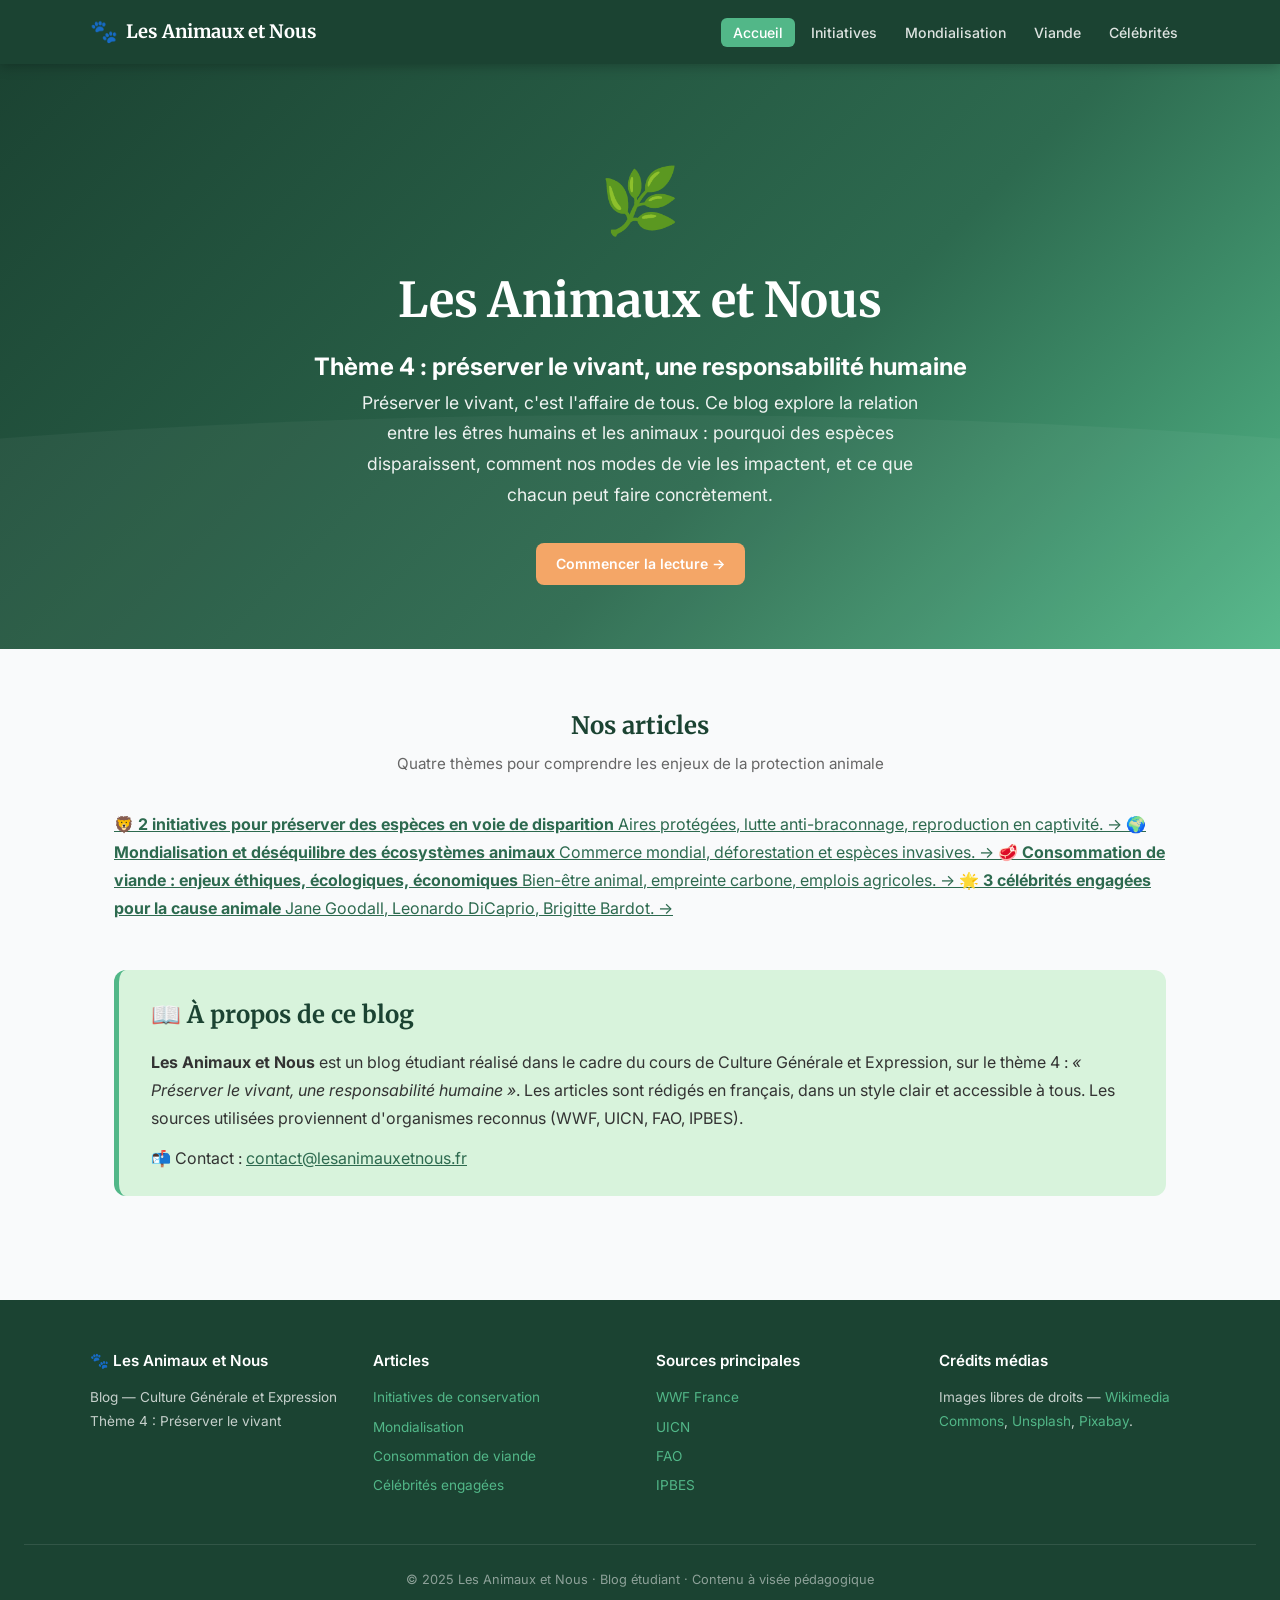
<file: index.html>
<!DOCTYPE html>
<html lang="fr">

<head>
    <meta charset="UTF-8" />
    <meta name="viewport" content="width=device-width, initial-scale=1.0" />
    <title>Les Animaux et Nous — Blog sur la préservation du vivant</title>
    <meta name="description"
        content="Blog étudiant sur la relation entre les humains et les animaux : espèces menacées, mondialisation, alimentation et engagement des célébrités." />
    <link rel="stylesheet" href="assets/css/style.css" />
</head>

<body>

    <!-- ===== HEADER ===== -->
    <header>
        <div class="header-inner">
            <a class="site-logo" href="index.html"><span>🐾</span> Les Animaux et Nous</a>
            <nav>
                <ul>
                    <li><a href="index.html" class="active">Accueil</a></li>
                    <li><a href="articles/initiative.html">Initiatives</a></li>
                    <li><a href="articles/mondialisation.html">Mondialisation</a></li>
                    <li><a href="articles/viande.html">Viande</a></li>
                    <li><a href="articles/celebrites.html">Célébrités</a></li>
                </ul>
            </nav>
        </div>
    </header>

    <!-- ===== HERO ===== -->
    <section class="hero">
        <span class="hero-emoji">🌿</span>
        <h1>Les Animaux et Nous</h1>
        <h2>Thème 4 : préserver le vivant, une responsabilité humaine</h2>
        <p>
            Préserver le vivant, c'est l'affaire de tous. Ce blog explore la relation entre
            les êtres humains et les animaux : pourquoi des espèces disparaissent, comment
            nos modes de vie les impactent, et ce que chacun peut faire concrètement.
        </p>
        <a href="blague.html" class="btn btn-accent">Commencer la lecture →</a>
    </section>

    <!-- ===== ARTICLES ===== -->
    <div class="container-wide">
        <h2 class="section-title" style="text-align:center; margin-top:1rem;">Nos articles</h2>
        <p class="section-subtitle" style="text-align:center;">Quatre thèmes pour comprendre les enjeux de la protection
            animale</p>

        <div class="article-list">

            <a href="articles/initiative.html" class="article-row">
                <span class="article-row-emoji">🦁</span>
                <span class="article-row-text">
                    <strong>2 initiatives pour préserver des espèces en voie de disparition</strong>
                    <span>Aires protégées, lutte anti-braconnage, reproduction en captivité.</span>
                </span>
                <span class="article-row-arrow">→</span>
            </a>

            <a href="articles/mondialisation.html" class="article-row">
                <span class="article-row-emoji">🌍</span>
                <span class="article-row-text">
                    <strong>Mondialisation et déséquilibre des écosystèmes animaux</strong>
                    <span>Commerce mondial, déforestation et espèces invasives.</span>
                </span>
                <span class="article-row-arrow">→</span>
            </a>

            <a href="articles/viande.html" class="article-row">
                <span class="article-row-emoji">🥩</span>
                <span class="article-row-text">
                    <strong>Consommation de viande : enjeux éthiques, écologiques, économiques</strong>
                    <span>Bien-être animal, empreinte carbone, emplois agricoles.</span>
                </span>
                <span class="article-row-arrow">→</span>
            </a>

            <a href="articles/celebrites.html" class="article-row">
                <span class="article-row-emoji">🌟</span>
                <span class="article-row-text">
                    <strong>3 célébrités engagées pour la cause animale</strong>
                    <span>Jane Goodall, Leonardo DiCaprio, Brigitte Bardot.</span>
                </span>
                <span class="article-row-arrow">→</span>
            </a>

        </div>

        <!-- À PROPOS -->
        <div class="about-block">
            <h2>📖 À propos de ce blog</h2>
            <p>
                <strong>Les Animaux et Nous</strong> est un blog étudiant réalisé dans le cadre du
                cours de Culture Générale et Expression, sur le thème 4 :
                <em>« Préserver le vivant, une responsabilité humaine »</em>.
                Les articles sont rédigés en français, dans un style clair et accessible à tous.
                Les sources utilisées proviennent d'organismes reconnus (WWF, UICN, FAO, IPBES).
            </p>
            <p style="margin-top:0.75rem;">
                📬 Contact : <a href="mailto:valentin.paquiez@ecoles-epsi.net">contact@lesanimauxetnous.fr</a>
            </p>
        </div>
    </div>

    <!-- ===== FOOTER ===== -->
    <footer>
        <div class="footer-inner">
            <div class="footer-col">
                <h4>🐾 Les Animaux et Nous</h4>
                <p style="font-size:0.85rem;">Blog — Culture Générale et Expression<br>Thème 4 : Préserver le
                    vivant</p>
            </div>
            <div class="footer-col">
                <h4>Articles</h4>
                <ul>
                    <li><a href="articles/initiative.html">Initiatives de conservation</a></li>
                    <li><a href="articles/mondialisation.html">Mondialisation</a></li>
                    <li><a href="articles/viande.html">Consommation de viande</a></li>
                    <li><a href="articles/celebrites.html">Célébrités engagées</a></li>
                </ul>
            </div>
            <div class="footer-col">
                <h4>Sources principales</h4>
                <ul>
                    <li><a href="https://www.wwf.fr" target="_blank" rel="noopener">WWF France</a></li>
                    <li><a href="https://www.iucn.org" target="_blank" rel="noopener">UICN</a></li>
                    <li><a href="https://www.fao.org" target="_blank" rel="noopener">FAO</a></li>
                    <li><a href="https://ipbes.net" target="_blank" rel="noopener">IPBES</a></li>
                </ul>
            </div>
            <div class="footer-col">
                <h4>Crédits médias</h4>
                <p style="font-size:0.85rem;">Images libres de droits — <a href="https://commons.wikimedia.org"
                        target="_blank" rel="noopener">Wikimedia Commons</a>, <a href="https://unsplash.com"
                        target="_blank" rel="noopener">Unsplash</a>, <a href="https://pixabay.com" target="_blank"
                        rel="noopener">Pixabay</a>.</p>
            </div>
        </div>
        <div class="footer-bottom">
            <p>© 2025 Les Animaux et Nous · Blog étudiant · Contenu à visée pédagogique</p>
        </div>
    </footer>

</body>

</html>
</file>
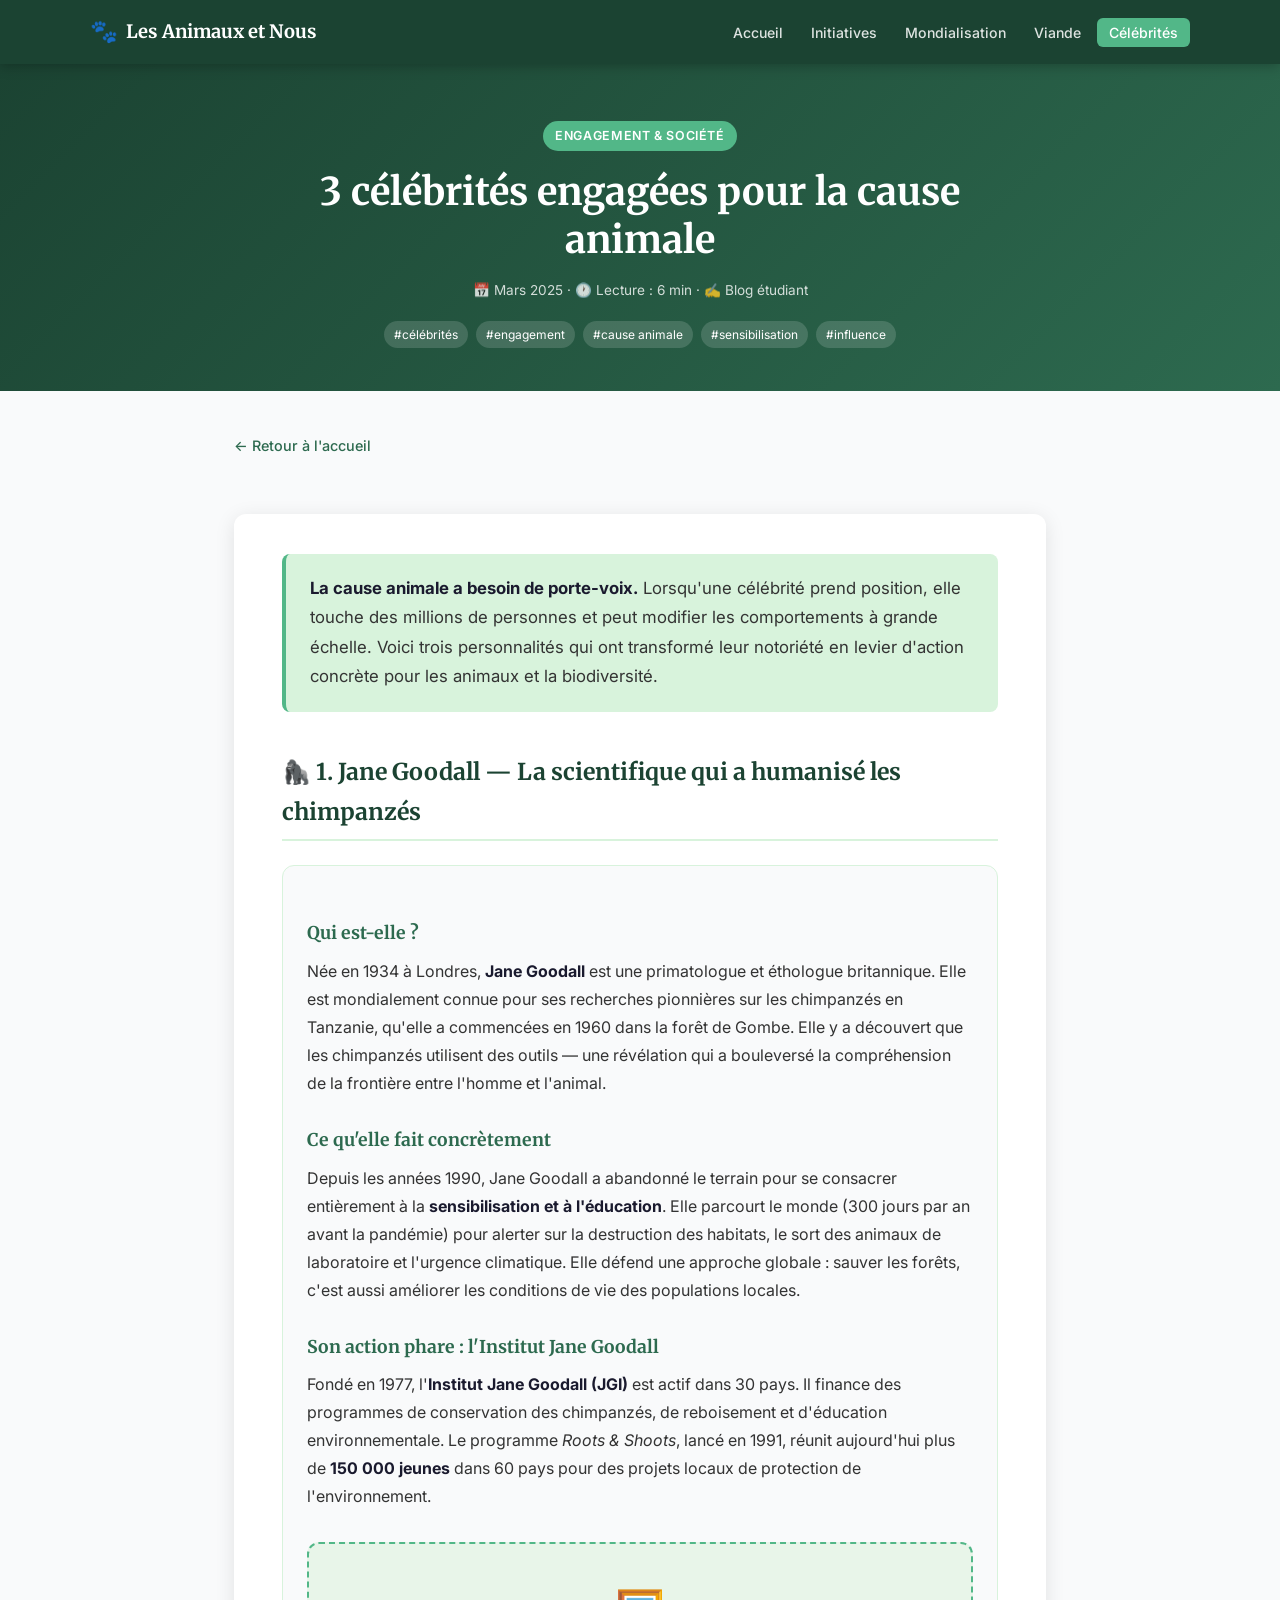
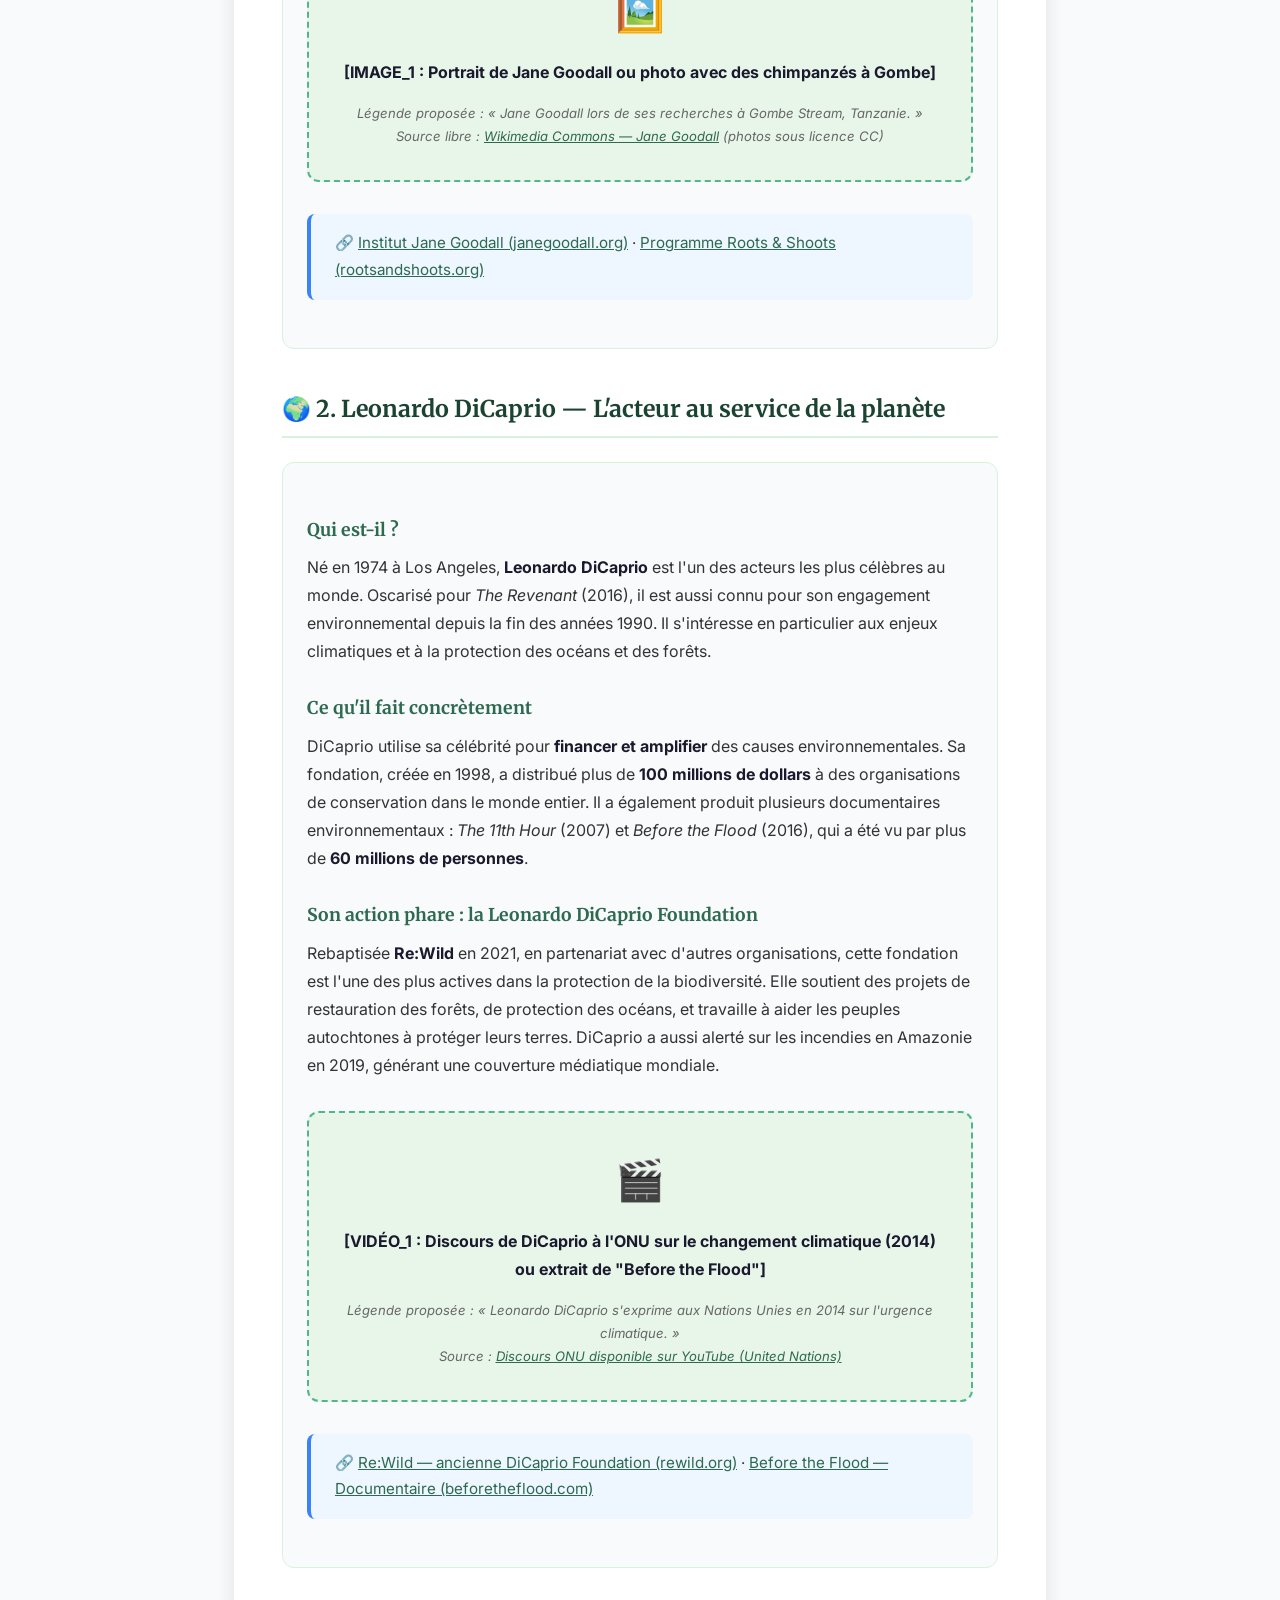
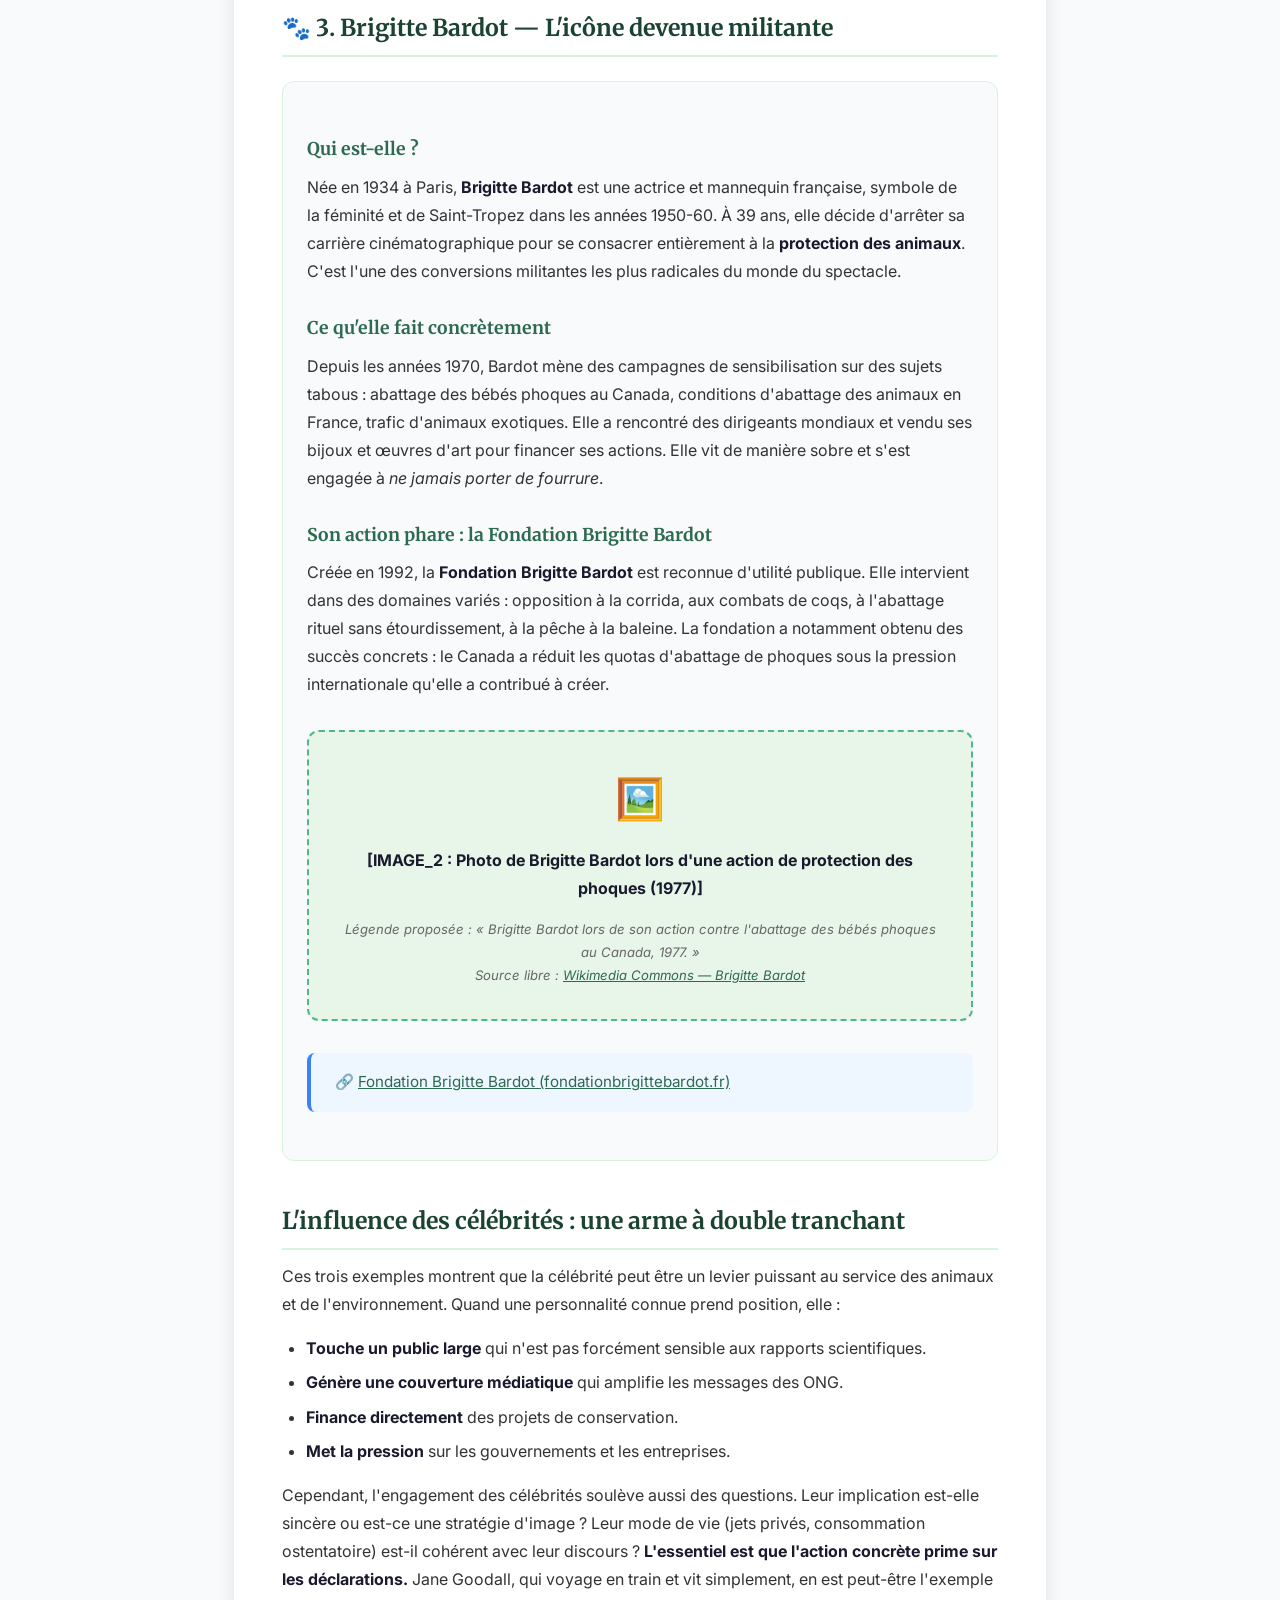
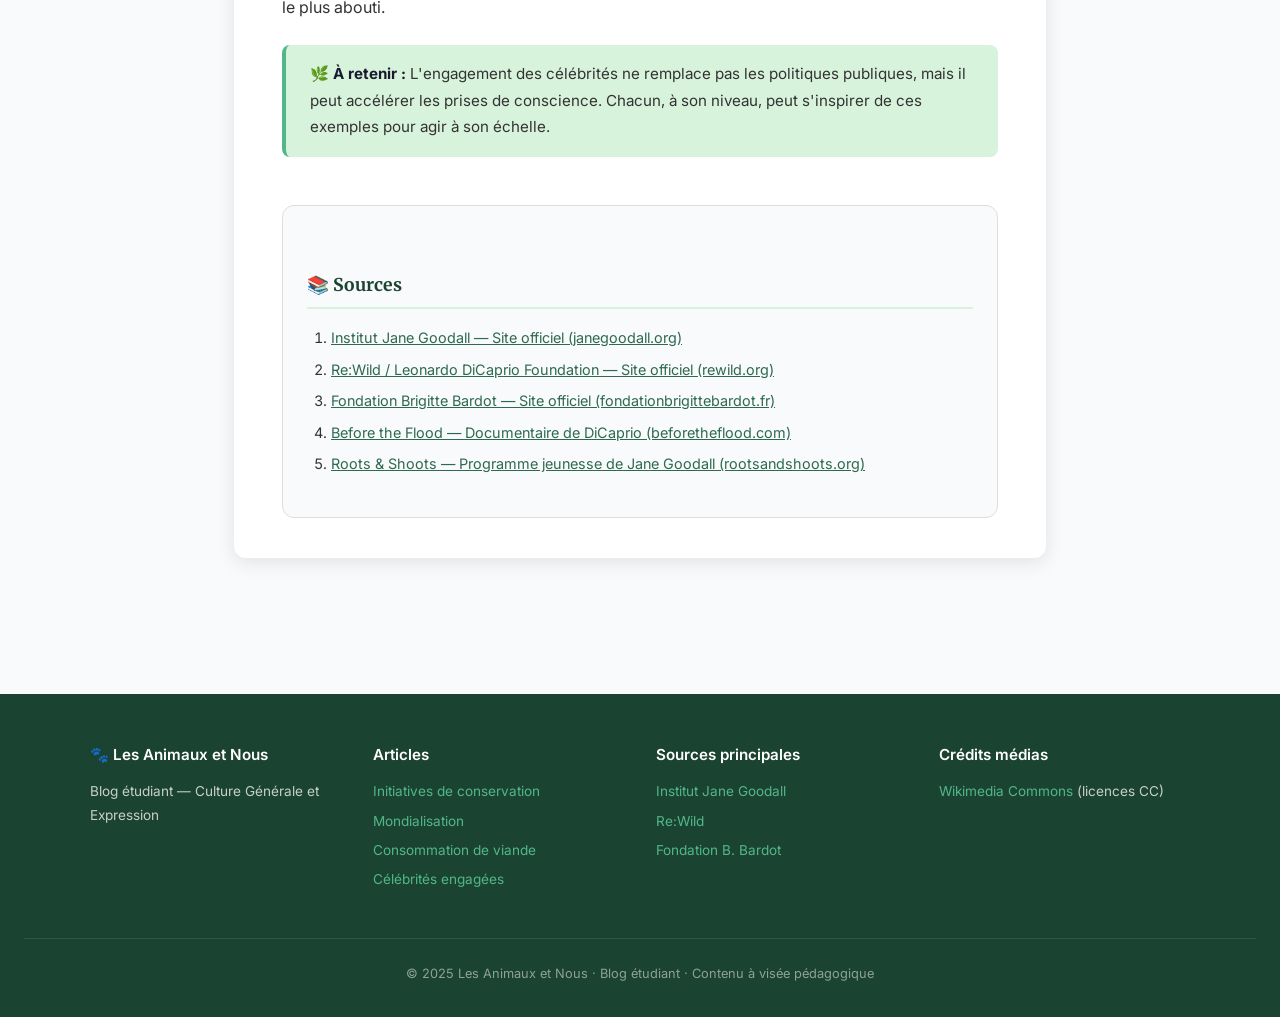
<file: celebrites.html>
<!DOCTYPE html>
<html lang="fr">

<head>
    <meta charset="UTF-8" />
    <meta name="viewport" content="width=device-width, initial-scale=1.0" />
    <title>3 célébrités engagées pour la cause animale | Les Animaux et Nous</title>
    <meta name="description"
        content="Jane Goodall, Leonardo DiCaprio et Brigitte Bardot : découvrez comment ces trois célébrités s'engagent concrètement pour la protection des animaux et de la biodiversité." />
    <link rel="stylesheet" href="../assets/css/style.css" />
</head>

<body>

    <!-- ===== HEADER ===== -->
    <header>
        <div class="header-inner">
            <a class="site-logo" href="../index.html"><span>🐾</span> Les Animaux et Nous</a>
            <nav>
                <ul>
                    <li><a href="../index.html">Accueil</a></li>
                    <li><a href="initiative.html">Initiatives</a></li>
                    <li><a href="mondialisation.html">Mondialisation</a></li>
                    <li><a href="viande.html">Viande</a></li>
                    <li><a href="celebrites.html" class="active">Célébrités</a></li>
                </ul>
            </nav>
        </div>
    </header>

    <!-- ===== ARTICLE HEADER ===== -->
    <div class="article-header">
        <span class="tag">Engagement & Société</span>
        <h1>3 célébrités engagées pour la cause animale</h1>
        <p class="article-meta">📅 Mars 2025 · 🕐 Lecture : 6 min · ✍️ Blog étudiant</p>
        <div class="article-keywords">
            <span>#célébrités</span>
            <span>#engagement</span>
            <span>#cause animale</span>
            <span>#sensibilisation</span>
            <span>#influence</span>
        </div>
    </div>

    <!-- ===== BODY ===== -->
    <div class="container">
        <a href="../index.html" class="back-link">← Retour à l'accueil</a>

        <div class="article-body">

            <div class="intro-box">
                <strong>La cause animale a besoin de porte-voix.</strong>
                Lorsqu'une célébrité prend position, elle touche des millions de personnes
                et peut modifier les comportements à grande échelle.
                Voici trois personnalités qui ont transformé leur notoriété en levier d'action
                concrète pour les animaux et la biodiversité.
            </div>

            <!-- ============================================================
         CÉLÉBRITÉ 1 : JANE GOODALL
    ============================================================= -->
            <h2>🦍 1. Jane Goodall — La scientifique qui a humanisé les chimpanzés</h2>

            <div class="initiative">
                <h3>Qui est-elle ?</h3>
                <p>
                    Née en 1934 à Londres, <strong>Jane Goodall</strong> est une primatologue et
                    éthologue britannique. Elle est mondialement connue pour ses recherches pionnières
                    sur les chimpanzés en Tanzanie, qu'elle a commencées en 1960 dans la forêt de Gombe.
                    Elle y a découvert que les chimpanzés utilisent des outils — une révélation qui a
                    bouleversé la compréhension de la frontière entre l'homme et l'animal.
                </p>

                <h3>Ce qu'elle fait concrètement</h3>
                <p>
                    Depuis les années 1990, Jane Goodall a abandonné le terrain pour se consacrer
                    entièrement à la <strong>sensibilisation et à l'éducation</strong>.
                    Elle parcourt le monde (300 jours par an avant la pandémie) pour alerter sur
                    la destruction des habitats, le sort des animaux de laboratoire et l'urgence climatique.
                    Elle défend une approche globale : sauver les forêts, c'est aussi améliorer les
                    conditions de vie des populations locales.
                </p>

                <h3>Son action phare : l'Institut Jane Goodall</h3>
                <p>
                    Fondé en 1977, l'<strong>Institut Jane Goodall (JGI)</strong> est actif dans
                    30 pays. Il finance des programmes de conservation des chimpanzés, de reboisement
                    et d'éducation environnementale. Le programme <em>Roots &amp; Shoots</em>,
                    lancé en 1991, réunit aujourd'hui plus de <strong>150 000 jeunes</strong>
                    dans 60 pays pour des projets locaux de protection de l'environnement.
                </p>

                <figure class="media-block">
                    <div class="media-icon">🖼️</div>
                    <p><strong>[IMAGE_1 : Portrait de Jane Goodall ou photo avec des chimpanzés à Gombe]</strong></p>
                    <figcaption>
                        Légende proposée : « Jane Goodall lors de ses recherches à Gombe Stream, Tanzanie. »<br>
                        Source libre : <a href="https://commons.wikimedia.org/wiki/Jane_Goodall" target="_blank"
                            rel="noopener">Wikimedia Commons — Jane Goodall</a>
                        (photos sous licence CC)
                    </figcaption>
                </figure>

                <div class="callout info">
                    🔗 <a href="https://www.janegoodall.org" target="_blank" rel="noopener">Institut Jane Goodall
                        (janegoodall.org)</a> ·
                    <a href="https://rootsandshoots.org" target="_blank" rel="noopener">Programme Roots &amp; Shoots
                        (rootsandshoots.org)</a>
                </div>
            </div>

            <!-- ============================================================
         CÉLÉBRITÉ 2 : LEONARDO DICAPRIO
    ============================================================= -->
            <h2>🌍 2. Leonardo DiCaprio — L'acteur au service de la planète</h2>

            <div class="initiative">
                <h3>Qui est-il ?</h3>
                <p>
                    Né en 1974 à Los Angeles, <strong>Leonardo DiCaprio</strong> est l'un des acteurs
                    les plus célèbres au monde. Oscarisé pour <em>The Revenant</em> (2016), il est aussi
                    connu pour son engagement environnemental depuis la fin des années 1990.
                    Il s'intéresse en particulier aux enjeux climatiques et à la protection des océans et des forêts.
                </p>

                <h3>Ce qu'il fait concrètement</h3>
                <p>
                    DiCaprio utilise sa célébrité pour <strong>financer et amplifier</strong> des causes
                    environnementales. Sa fondation, créée en 1998, a distribué plus de
                    <strong>100 millions de dollars</strong> à des organisations de conservation dans
                    le monde entier. Il a également produit plusieurs documentaires environnementaux :
                    <em>The 11th Hour</em> (2007) et <em>Before the Flood</em> (2016),
                    qui a été vu par plus de <strong>60 millions de personnes</strong>.
                </p>

                <h3>Son action phare : la Leonardo DiCaprio Foundation</h3>
                <p>
                    Rebaptisée <strong>Re:Wild</strong> en 2021, en partenariat avec d'autres organisations,
                    cette fondation est l'une des plus actives dans la protection de la biodiversité.
                    Elle soutient des projets de restauration des forêts, de protection des océans,
                    et travaille à aider les peuples autochtones à protéger leurs terres.
                    DiCaprio a aussi alerté sur les incendies en Amazonie en 2019,
                    générant une couverture médiatique mondiale.
                </p>

                <figure class="media-block">
                    <div class="media-icon">🎬</div>
                    <p><strong>[VIDÉO_1 : Discours de DiCaprio à l'ONU sur le changement climatique (2014) ou extrait de
                            "Before the Flood"]</strong></p>
                    <figcaption>
                        Légende proposée : « Leonardo DiCaprio s'exprime aux Nations Unies en 2014 sur l'urgence
                        climatique. »<br>
                        Source : <a href="https://www.youtube.com/watch?v=B_TC_CPsoDg" target="_blank"
                            rel="noopener">Discours ONU disponible sur YouTube (United Nations)</a>
                    </figcaption>
                </figure>

                <div class="callout info">
                    🔗 <a href="https://www.rewild.org" target="_blank" rel="noopener">Re:Wild — ancienne DiCaprio
                        Foundation (rewild.org)</a> ·
                    <a href="https://www.beforetheflood.com" target="_blank" rel="noopener">Before the Flood —
                        Documentaire (beforetheflood.com)</a>
                </div>
            </div>

            <!-- ============================================================
         CÉLÉBRITÉ 3 : BRIGITTE BARDOT
    ============================================================= -->
            <h2>🐾 3. Brigitte Bardot — L'icône devenue militante</h2>

            <div class="initiative">
                <h3>Qui est-elle ?</h3>
                <p>
                    Née en 1934 à Paris, <strong>Brigitte Bardot</strong> est une actrice et mannequin
                    française, symbole de la féminité et de Saint-Tropez dans les années 1950-60.
                    À 39 ans, elle décide d'arrêter sa carrière cinématographique pour se consacrer
                    entièrement à la <strong>protection des animaux</strong>.
                    C'est l'une des conversions militantes les plus radicales du monde du spectacle.
                </p>

                <h3>Ce qu'elle fait concrètement</h3>
                <p>
                    Depuis les années 1970, Bardot mène des campagnes de sensibilisation sur des
                    sujets tabous : abattage des bébés phoques au Canada, conditions d'abattage des
                    animaux en France, trafic d'animaux exotiques.
                    Elle a rencontré des dirigeants mondiaux et vendu ses bijoux et œuvres d'art
                    pour financer ses actions. Elle vit de manière sobre et s'est engagée à
                    <em>ne jamais porter de fourrure</em>.
                </p>

                <h3>Son action phare : la Fondation Brigitte Bardot</h3>
                <p>
                    Créée en 1992, la <strong>Fondation Brigitte Bardot</strong> est reconnue d'utilité publique.
                    Elle intervient dans des domaines variés : opposition à la corrida, aux combats de coqs,
                    à l'abattage rituel sans étourdissement, à la pêche à la baleine.
                    La fondation a notamment obtenu des succès concrets : le Canada a réduit
                    les quotas d'abattage de phoques sous la pression internationale qu'elle a contribué à créer.
                </p>

                <figure class="media-block">
                    <div class="media-icon">🖼️</div>
                    <p><strong>[IMAGE_2 : Photo de Brigitte Bardot lors d'une action de protection des phoques
                            (1977)]</strong></p>
                    <figcaption>
                        Légende proposée : « Brigitte Bardot lors de son action contre l'abattage des bébés phoques au
                        Canada, 1977. »<br>
                        Source libre : <a href="https://commons.wikimedia.org/wiki/Brigitte_Bardot" target="_blank"
                            rel="noopener">Wikimedia Commons — Brigitte Bardot</a>
                    </figcaption>
                </figure>

                <div class="callout info">
                    🔗 <a href="https://www.fondationbrigittebardot.fr" target="_blank" rel="noopener">Fondation
                        Brigitte Bardot (fondationbrigittebardot.fr)</a>
                </div>
            </div>

            <!-- ============================================================
         MINI CONCLUSION
    ============================================================= -->
            <h2>L'influence des célébrités : une arme à double tranchant</h2>

            <p>
                Ces trois exemples montrent que la célébrité peut être un levier puissant
                au service des animaux et de l'environnement.
                Quand une personnalité connue prend position, elle :
            </p>
            <ul>
                <li><strong>Touche un public large</strong> qui n'est pas forcément sensible aux rapports scientifiques.
                </li>
                <li><strong>Génère une couverture médiatique</strong> qui amplifie les messages des ONG.</li>
                <li><strong>Finance directement</strong> des projets de conservation.</li>
                <li><strong>Met la pression</strong> sur les gouvernements et les entreprises.</li>
            </ul>

            <p>
                Cependant, l'engagement des célébrités soulève aussi des questions.
                Leur implication est-elle sincère ou est-ce une stratégie d'image ?
                Leur mode de vie (jets privés, consommation ostentatoire) est-il cohérent
                avec leur discours ?
                <strong>L'essentiel est que l'action concrète prime sur les déclarations.</strong>
                Jane Goodall, qui voyage en train et vit simplement, en est peut-être
                l'exemple le plus abouti.
            </p>

            <div class="callout eco">
                🌿 <strong>À retenir :</strong> L'engagement des célébrités ne remplace pas les politiques publiques,
                mais il peut accélérer les prises de conscience. Chacun, à son niveau, peut s'inspirer
                de ces exemples pour agir à son échelle.
            </div>

            <!-- SOURCES -->
            <div class="sources-block">
                <h2>📚 Sources</h2>
                <ol>
                    <li><a href="https://www.janegoodall.org" target="_blank" rel="noopener">Institut Jane Goodall —
                            Site officiel (janegoodall.org)</a></li>
                    <li><a href="https://www.rewild.org" target="_blank" rel="noopener">Re:Wild / Leonardo DiCaprio
                            Foundation — Site officiel (rewild.org)</a></li>
                    <li><a href="https://www.fondationbrigittebardot.fr" target="_blank" rel="noopener">Fondation
                            Brigitte Bardot — Site officiel (fondationbrigittebardot.fr)</a></li>
                    <li><a href="https://www.beforetheflood.com" target="_blank" rel="noopener">Before the Flood —
                            Documentaire de DiCaprio (beforetheflood.com)</a></li>
                    <li><a href="https://rootsandshoots.org" target="_blank" rel="noopener">Roots &amp; Shoots —
                            Programme jeunesse de Jane Goodall (rootsandshoots.org)</a></li>
                </ol>
            </div>

        </div>
    </div>

    <!-- ===== FOOTER ===== -->
    <footer>
        <div class="footer-inner">
            <div class="footer-col">
                <h4>🐾 Les Animaux et Nous</h4>
                <p style="font-size:0.85rem;">Blog étudiant — Culture Générale et Expression</p>
            </div>
            <div class="footer-col">
                <h4>Articles</h4>
                <ul>
                    <li><a href="initiative.html">Initiatives de conservation</a></li>
                    <li><a href="mondialisation.html">Mondialisation</a></li>
                    <li><a href="viande.html">Consommation de viande</a></li>
                    <li><a href="celebrites.html">Célébrités engagées</a></li>
                </ul>
            </div>
            <div class="footer-col">
                <h4>Sources principales</h4>
                <ul>
                    <li><a href="https://www.janegoodall.org" target="_blank" rel="noopener">Institut Jane Goodall</a>
                    </li>
                    <li><a href="https://www.rewild.org" target="_blank" rel="noopener">Re:Wild</a></li>
                    <li><a href="https://www.fondationbrigittebardot.fr" target="_blank" rel="noopener">Fondation B.
                            Bardot</a></li>
                </ul>
            </div>
            <div class="footer-col">
                <h4>Crédits médias</h4>
                <p style="font-size:0.85rem;"><a href="https://commons.wikimedia.org" target="_blank"
                        rel="noopener">Wikimedia Commons</a> (licences CC)</p>
            </div>
        </div>
        <div class="footer-bottom">
            <p>© 2025 Les Animaux et Nous · Blog étudiant · Contenu à visée pédagogique</p>
        </div>
    </footer>

</body>

</html>
</file>
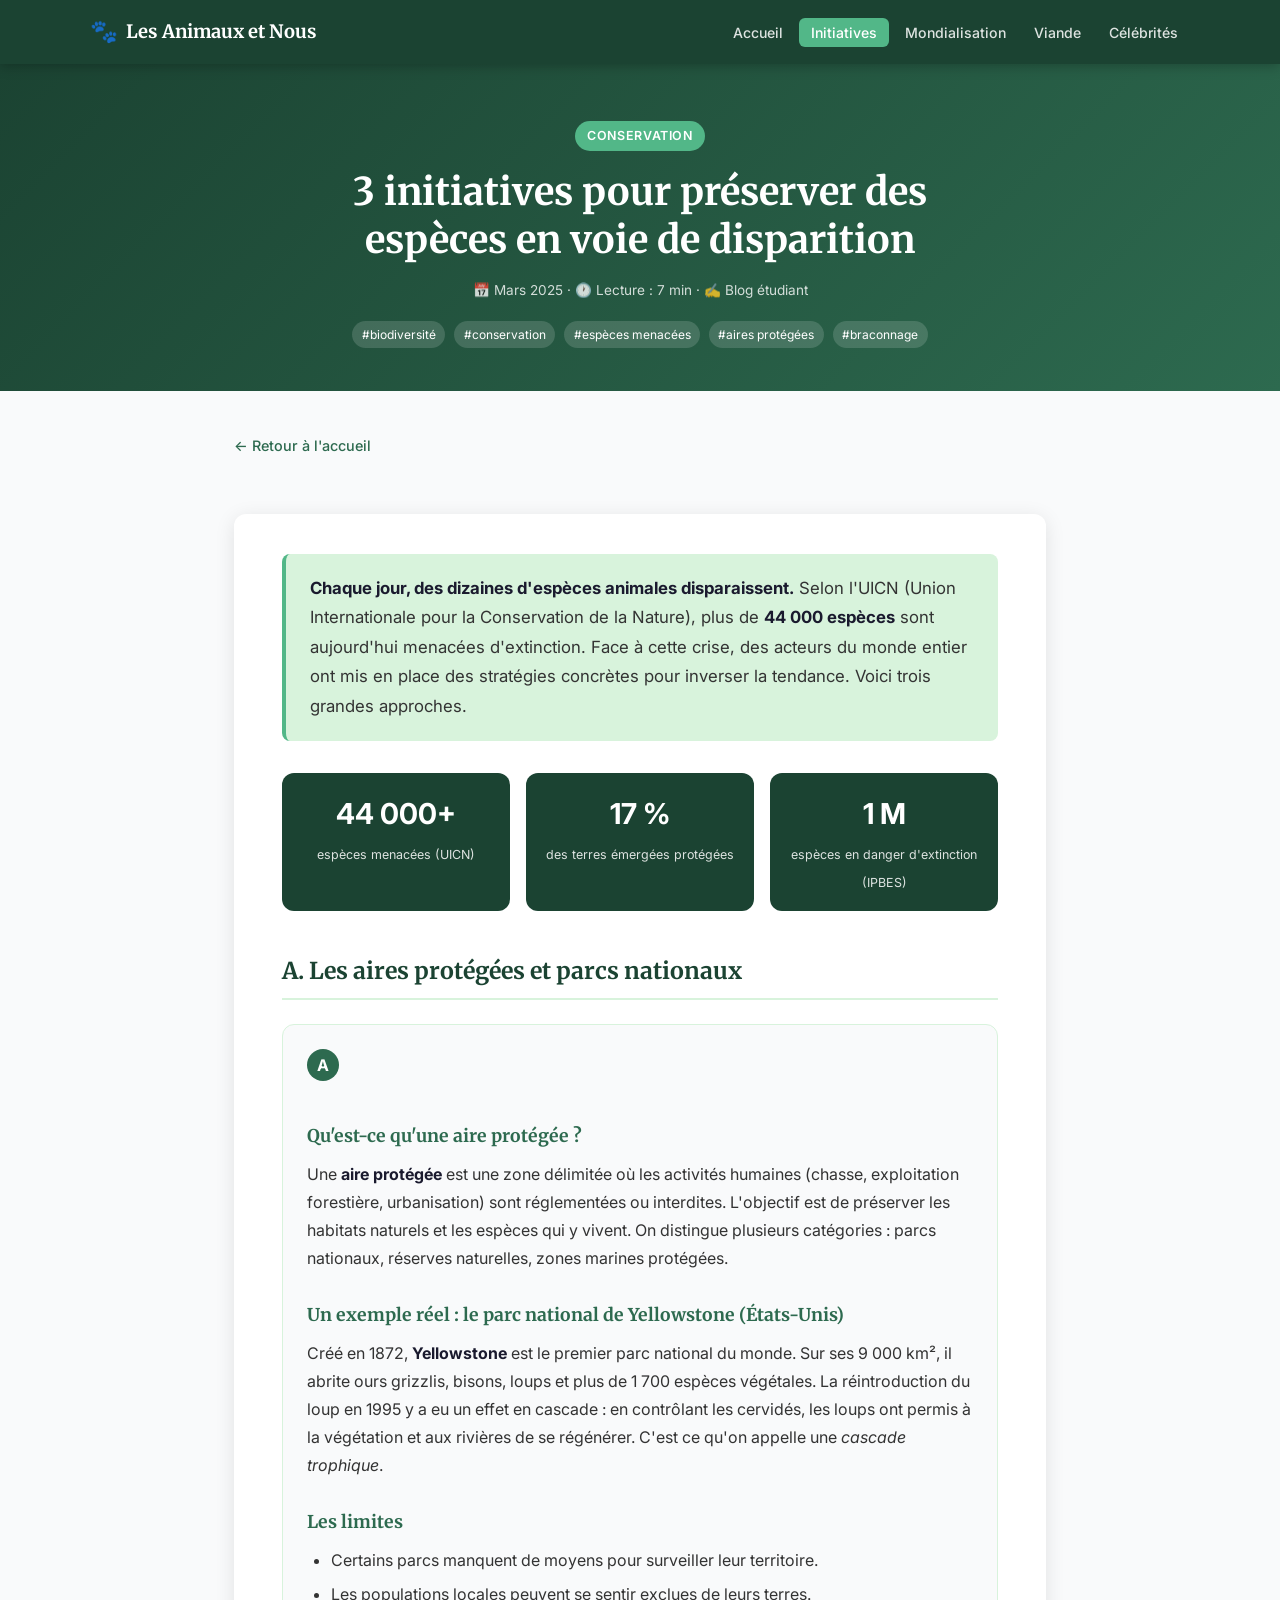
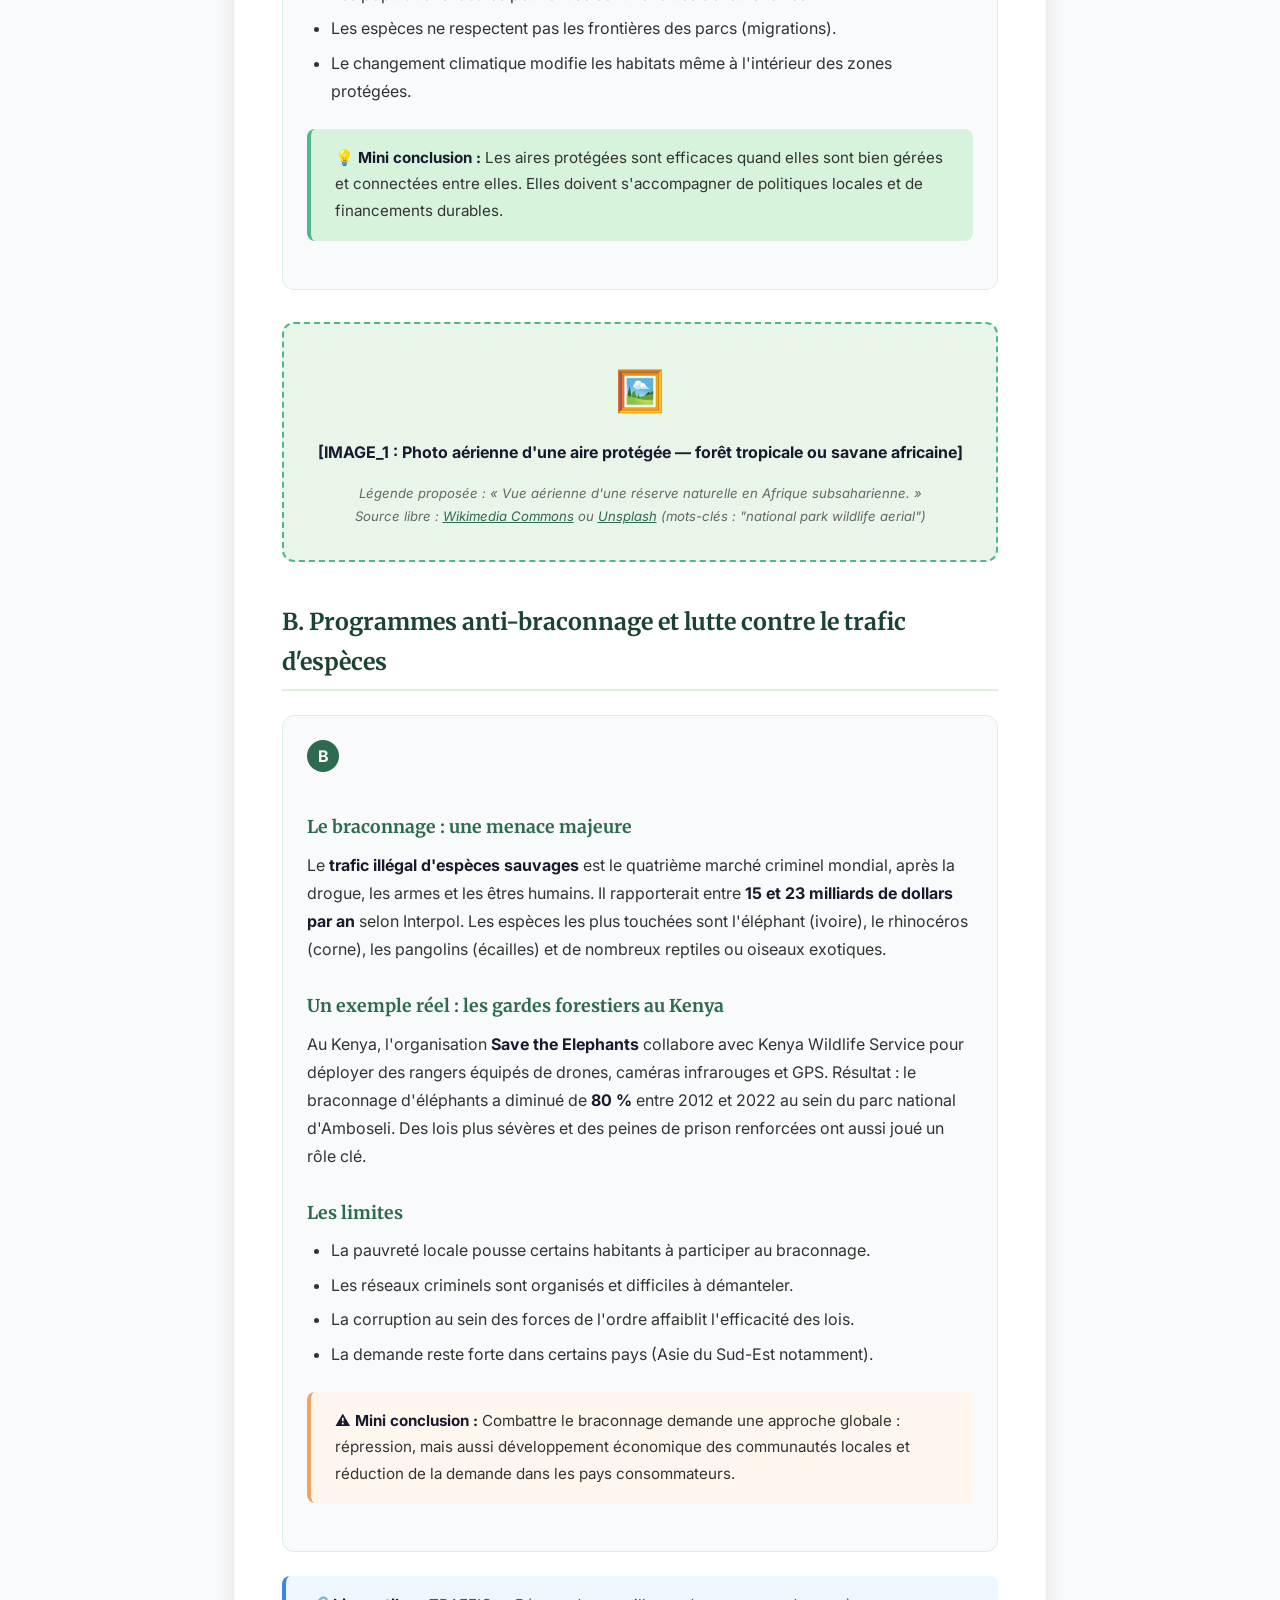
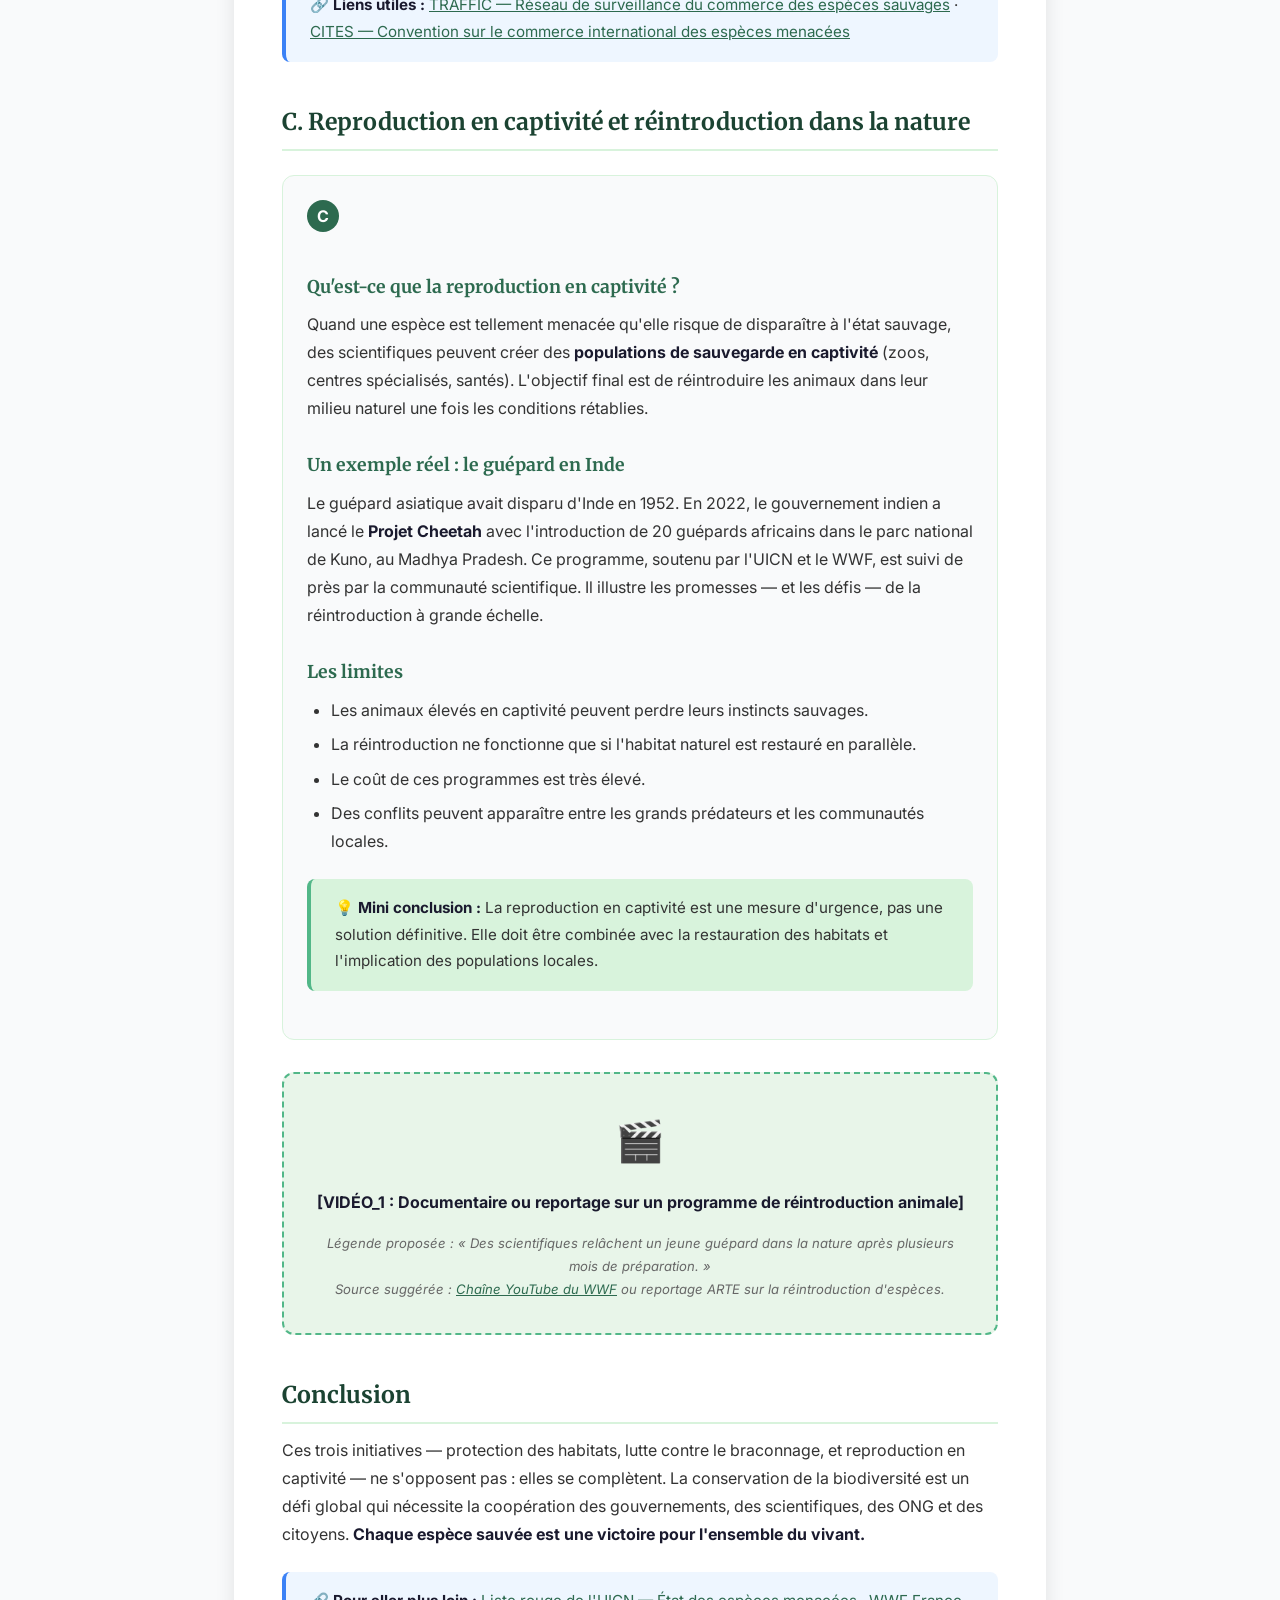
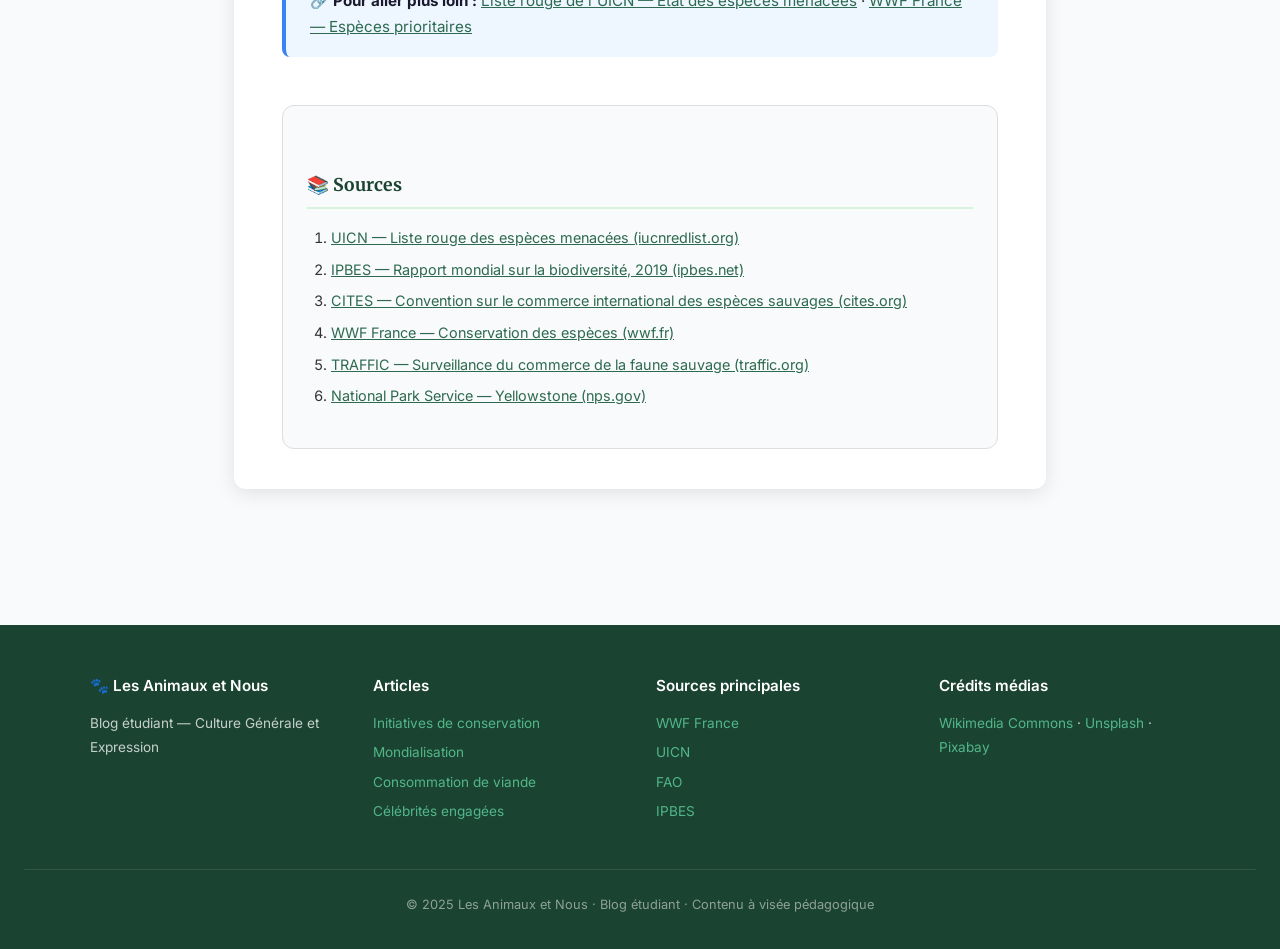
<file: initiative.html>
<!DOCTYPE html>
<html lang="fr">

<head>
    <meta charset="UTF-8" />
    <meta name="viewport" content="width=device-width, initial-scale=1.0" />
    <title>3 initiatives pour préserver des espèces en voie de disparition | Les Animaux et Nous</title>
    <meta name="description"
        content="Découvrez 3 initiatives concrètes pour protéger les espèces menacées : aires protégées, lutte anti-braconnage et programmes de reproduction en captivité." />
    <link rel="stylesheet" href="../assets/css/style.css" />
</head>

<body>

    <!-- ===== HEADER ===== -->
    <header>
        <div class="header-inner">
            <a class="site-logo" href="../index.html"><span>🐾</span> Les Animaux et Nous</a>
            <nav>
                <ul>
                    <li><a href="../index.html">Accueil</a></li>
                    <li><a href="initiative.html" class="active">Initiatives</a></li>
                    <li><a href="mondialisation.html">Mondialisation</a></li>
                    <li><a href="viande.html">Viande</a></li>
                    <li><a href="celebrites.html">Célébrités</a></li>
                </ul>
            </nav>
        </div>
    </header>

    <!-- ===== ARTICLE HEADER ===== -->
    <div class="article-header">
        <span class="tag">Conservation</span>
        <h1>3 initiatives pour préserver des espèces en voie de disparition</h1>
        <p class="article-meta">📅 Mars 2025 · 🕐 Lecture : 7 min · ✍️ Blog étudiant</p>
        <div class="article-keywords">
            <span>#biodiversité</span>
            <span>#conservation</span>
            <span>#espèces menacées</span>
            <span>#aires protégées</span>
            <span>#braconnage</span>
        </div>
    </div>

    <!-- ===== ARTICLE BODY ===== -->
    <div class="container">
        <a href="../index.html" class="back-link">← Retour à l'accueil</a>

        <div class="article-body">

            <!-- INTRO -->
            <div class="intro-box">
                <strong>Chaque jour, des dizaines d'espèces animales disparaissent.</strong>
                Selon l'UICN (Union Internationale pour la Conservation de la Nature), plus de
                <strong>44 000 espèces</strong> sont aujourd'hui menacées d'extinction.
                Face à cette crise, des acteurs du monde entier ont mis en place des stratégies
                concrètes pour inverser la tendance. Voici trois grandes approches.
            </div>

            <!-- STATS -->
            <div class="stats-row">
                <div class="stat-card"><span class="stat-number">44 000+</span><span class="stat-label">espèces menacées
                        (UICN)</span></div>
                <div class="stat-card"><span class="stat-number">17 %</span><span class="stat-label">des terres émergées
                        protégées</span></div>
                <div class="stat-card"><span class="stat-number">1 M</span><span class="stat-label">espèces en danger
                        d'extinction (IPBES)</span></div>
            </div>

            <!-- ============================================================
         INITIATIVE A
    ============================================================= -->
            <h2>A. Les aires protégées et parcs nationaux</h2>

            <div class="initiative">
                <span class="initiative-letter">A</span>

                <h3>Qu'est-ce qu'une aire protégée ?</h3>
                <p>
                    Une <strong>aire protégée</strong> est une zone délimitée où les activités humaines
                    (chasse, exploitation forestière, urbanisation) sont réglementées ou interdites.
                    L'objectif est de préserver les habitats naturels et les espèces qui y vivent.
                    On distingue plusieurs catégories : parcs nationaux, réserves naturelles, zones marines protégées.
                </p>

                <h3>Un exemple réel : le parc national de Yellowstone (États-Unis)</h3>
                <p>
                    Créé en 1872, <strong>Yellowstone</strong> est le premier parc national du monde.
                    Sur ses 9 000 km², il abrite ours grizzlis, bisons, loups et plus de 1 700 espèces végétales.
                    La réintroduction du loup en 1995 y a eu un effet en cascade : en contrôlant
                    les cervidés, les loups ont permis à la végétation et aux rivières de se régénérer.
                    C'est ce qu'on appelle une <em>cascade trophique</em>.
                </p>

                <h3>Les limites</h3>
                <ul>
                    <li>Certains parcs manquent de moyens pour surveiller leur territoire.</li>
                    <li>Les populations locales peuvent se sentir exclues de leurs terres.</li>
                    <li>Les espèces ne respectent pas les frontières des parcs (migrations).</li>
                    <li>Le changement climatique modifie les habitats même à l'intérieur des zones protégées.</li>
                </ul>

                <div class="callout eco">
                    <strong>💡 Mini conclusion :</strong> Les aires protégées sont efficaces quand elles sont bien
                    gérées
                    et connectées entre elles. Elles doivent s'accompagner de politiques locales et de financements
                    durables.
                </div>
            </div>

            <!-- MEDIA -->
            <figure class="media-block">
                <div class="media-icon">🖼️</div>
                <p><strong>[IMAGE_1 : Photo aérienne d'une aire protégée — forêt tropicale ou savane africaine]</strong>
                </p>
                <figcaption>
                    Légende proposée : « Vue aérienne d'une réserve naturelle en Afrique subsaharienne. »<br>
                    Source libre : <a href="https://commons.wikimedia.org" target="_blank" rel="noopener">Wikimedia
                        Commons</a>
                    ou <a href="https://unsplash.com" target="_blank" rel="noopener">Unsplash</a> (mots-clés : "national
                    park wildlife aerial")
                </figcaption>
            </figure>

            <!-- ============================================================
         INITIATIVE B
    ============================================================= -->
            <h2>B. Programmes anti-braconnage et lutte contre le trafic d'espèces</h2>

            <div class="initiative">
                <span class="initiative-letter">B</span>

                <h3>Le braconnage : une menace majeure</h3>
                <p>
                    Le <strong>trafic illégal d'espèces sauvages</strong> est le quatrième marché
                    criminel mondial, après la drogue, les armes et les êtres humains. Il rapporterait
                    entre <strong>15 et 23 milliards de dollars par an</strong> selon Interpol.
                    Les espèces les plus touchées sont l'éléphant (ivoire), le rhinocéros (corne),
                    les pangolins (écailles) et de nombreux reptiles ou oiseaux exotiques.
                </p>

                <h3>Un exemple réel : les gardes forestiers au Kenya</h3>
                <p>
                    Au Kenya, l'organisation <strong>Save the Elephants</strong> collabore avec
                    Kenya Wildlife Service pour déployer des rangers équipés de drones, caméras
                    infrarouges et GPS. Résultat : le braconnage d'éléphants a diminué de
                    <strong>80 %</strong> entre 2012 et 2022 au sein du parc national d'Amboseli.
                    Des lois plus sévères et des peines de prison renforcées ont aussi joué un rôle clé.
                </p>

                <h3>Les limites</h3>
                <ul>
                    <li>La pauvreté locale pousse certains habitants à participer au braconnage.</li>
                    <li>Les réseaux criminels sont organisés et difficiles à démanteler.</li>
                    <li>La corruption au sein des forces de l'ordre affaiblit l'efficacité des lois.</li>
                    <li>La demande reste forte dans certains pays (Asie du Sud-Est notamment).</li>
                </ul>

                <div class="callout warn">
                    <strong>⚠️ Mini conclusion :</strong> Combattre le braconnage demande une approche globale :
                    répression, mais aussi développement économique des communautés locales
                    et réduction de la demande dans les pays consommateurs.
                </div>
            </div>

            <div class="callout info">
                🔗 <strong>Liens utiles :</strong>
                <a href="https://www.traffic.org" target="_blank" rel="noopener">TRAFFIC — Réseau de surveillance du
                    commerce des espèces sauvages</a> ·
                <a href="https://www.cites.org/fra" target="_blank" rel="noopener">CITES — Convention sur le commerce
                    international des espèces menacées</a>
            </div>

            <!-- ============================================================
         INITIATIVE C
    ============================================================= -->
            <h2>C. Reproduction en captivité et réintroduction dans la nature</h2>

            <div class="initiative">
                <span class="initiative-letter">C</span>

                <h3>Qu'est-ce que la reproduction en captivité ?</h3>
                <p>
                    Quand une espèce est tellement menacée qu'elle risque de disparaître à l'état sauvage,
                    des scientifiques peuvent créer des <strong>populations de sauvegarde en captivité</strong>
                    (zoos, centres spécialisés, santés). L'objectif final est de réintroduire les animaux
                    dans leur milieu naturel une fois les conditions rétablies.
                </p>

                <h3>Un exemple réel : le guépard en Inde</h3>
                <p>
                    Le guépard asiatique avait disparu d'Inde en 1952.
                    En 2022, le gouvernement indien a lancé le <strong>Projet Cheetah</strong> avec
                    l'introduction de 20 guépards africains dans le parc national de Kuno, au Madhya Pradesh.
                    Ce programme, soutenu par l'UICN et le WWF, est suivi de près par la communauté scientifique.
                    Il illustre les promesses — et les défis — de la réintroduction à grande échelle.
                </p>

                <h3>Les limites</h3>
                <ul>
                    <li>Les animaux élevés en captivité peuvent perdre leurs instincts sauvages.</li>
                    <li>La réintroduction ne fonctionne que si l'habitat naturel est restauré en parallèle.</li>
                    <li>Le coût de ces programmes est très élevé.</li>
                    <li>Des conflits peuvent apparaître entre les grands prédateurs et les communautés locales.</li>
                </ul>

                <div class="callout eco">
                    <strong>💡 Mini conclusion :</strong> La reproduction en captivité est une mesure d'urgence,
                    pas une solution définitive. Elle doit être combinée avec la restauration des habitats
                    et l'implication des populations locales.
                </div>
            </div>

            <!-- MEDIA 2 -->
            <figure class="media-block">
                <div class="media-icon">🎬</div>
                <p><strong>[VIDÉO_1 : Documentaire ou reportage sur un programme de réintroduction animale]</strong></p>
                <figcaption>
                    Légende proposée : « Des scientifiques relâchent un jeune guépard dans la nature après plusieurs
                    mois de préparation. »<br>
                    Source suggérée : <a href="https://www.youtube.com/c/WWF" target="_blank" rel="noopener">Chaîne
                        YouTube du WWF</a>
                    ou reportage ARTE sur la réintroduction d'espèces.
                </figcaption>
            </figure>

            <!-- CONCLUSION -->
            <h2>Conclusion</h2>
            <p>
                Ces trois initiatives — protection des habitats, lutte contre le braconnage,
                et reproduction en captivité — ne s'opposent pas : elles se complètent.
                La conservation de la biodiversité est un défi global qui nécessite la coopération
                des gouvernements, des scientifiques, des ONG et des citoyens.
                <strong>Chaque espèce sauvée est une victoire pour l'ensemble du vivant.</strong>
            </p>

            <div class="callout info">
                🔗 <strong>Pour aller plus loin :</strong>
                <a href="https://www.iucnredlist.org" target="_blank" rel="noopener">Liste rouge de l'UICN — État des
                    espèces menacées</a> ·
                <a href="https://www.wwf.fr/especes-prioritaires" target="_blank" rel="noopener">WWF France — Espèces
                    prioritaires</a>
            </div>

            <!-- SOURCES -->
            <div class="sources-block">
                <h2>📚 Sources</h2>
                <ol>
                    <li><a href="https://www.iucnredlist.org" target="_blank" rel="noopener">UICN — Liste rouge des
                            espèces menacées (iucnredlist.org)</a></li>
                    <li><a href="https://ipbes.net/global-assessment" target="_blank" rel="noopener">IPBES — Rapport
                            mondial sur la biodiversité, 2019 (ipbes.net)</a></li>
                    <li><a href="https://www.cites.org/fra" target="_blank" rel="noopener">CITES — Convention sur le
                            commerce international des espèces sauvages (cites.org)</a></li>
                    <li><a href="https://www.wwf.fr" target="_blank" rel="noopener">WWF France — Conservation des
                            espèces (wwf.fr)</a></li>
                    <li><a href="https://www.traffic.org" target="_blank" rel="noopener">TRAFFIC — Surveillance du
                            commerce de la faune sauvage (traffic.org)</a></li>
                    <li><a href="https://www.nps.gov/yell/index.htm" target="_blank" rel="noopener">National Park
                            Service — Yellowstone (nps.gov)</a></li>
                </ol>
            </div>

        </div><!-- /.article-body -->
    </div><!-- /.container -->

    <!-- ===== FOOTER ===== -->
    <footer>
        <div class="footer-inner">
            <div class="footer-col">
                <h4>🐾 Les Animaux et Nous</h4>
                <p style="font-size:0.85rem;">Blog étudiant — Culture Générale et Expression</p>
            </div>
            <div class="footer-col">
                <h4>Articles</h4>
                <ul>
                    <li><a href="initiative.html">Initiatives de conservation</a></li>
                    <li><a href="mondialisation.html">Mondialisation</a></li>
                    <li><a href="viande.html">Consommation de viande</a></li>
                    <li><a href="celebrites.html">Célébrités engagées</a></li>
                </ul>
            </div>
            <div class="footer-col">
                <h4>Sources principales</h4>
                <ul>
                    <li><a href="https://www.wwf.fr" target="_blank" rel="noopener">WWF France</a></li>
                    <li><a href="https://www.iucn.org" target="_blank" rel="noopener">UICN</a></li>
                    <li><a href="https://www.fao.org" target="_blank" rel="noopener">FAO</a></li>
                    <li><a href="https://ipbes.net" target="_blank" rel="noopener">IPBES</a></li>
                </ul>
            </div>
            <div class="footer-col">
                <h4>Crédits médias</h4>
                <p style="font-size:0.85rem;"><a href="https://commons.wikimedia.org" target="_blank"
                        rel="noopener">Wikimedia Commons</a> · <a href="https://unsplash.com" target="_blank"
                        rel="noopener">Unsplash</a> · <a href="https://pixabay.com" target="_blank"
                        rel="noopener">Pixabay</a></p>
            </div>
        </div>
        <div class="footer-bottom">
            <p>© 2025 Les Animaux et Nous · Blog étudiant · Contenu à visée pédagogique</p>
        </div>
    </footer>

</body>

</html>
</file>
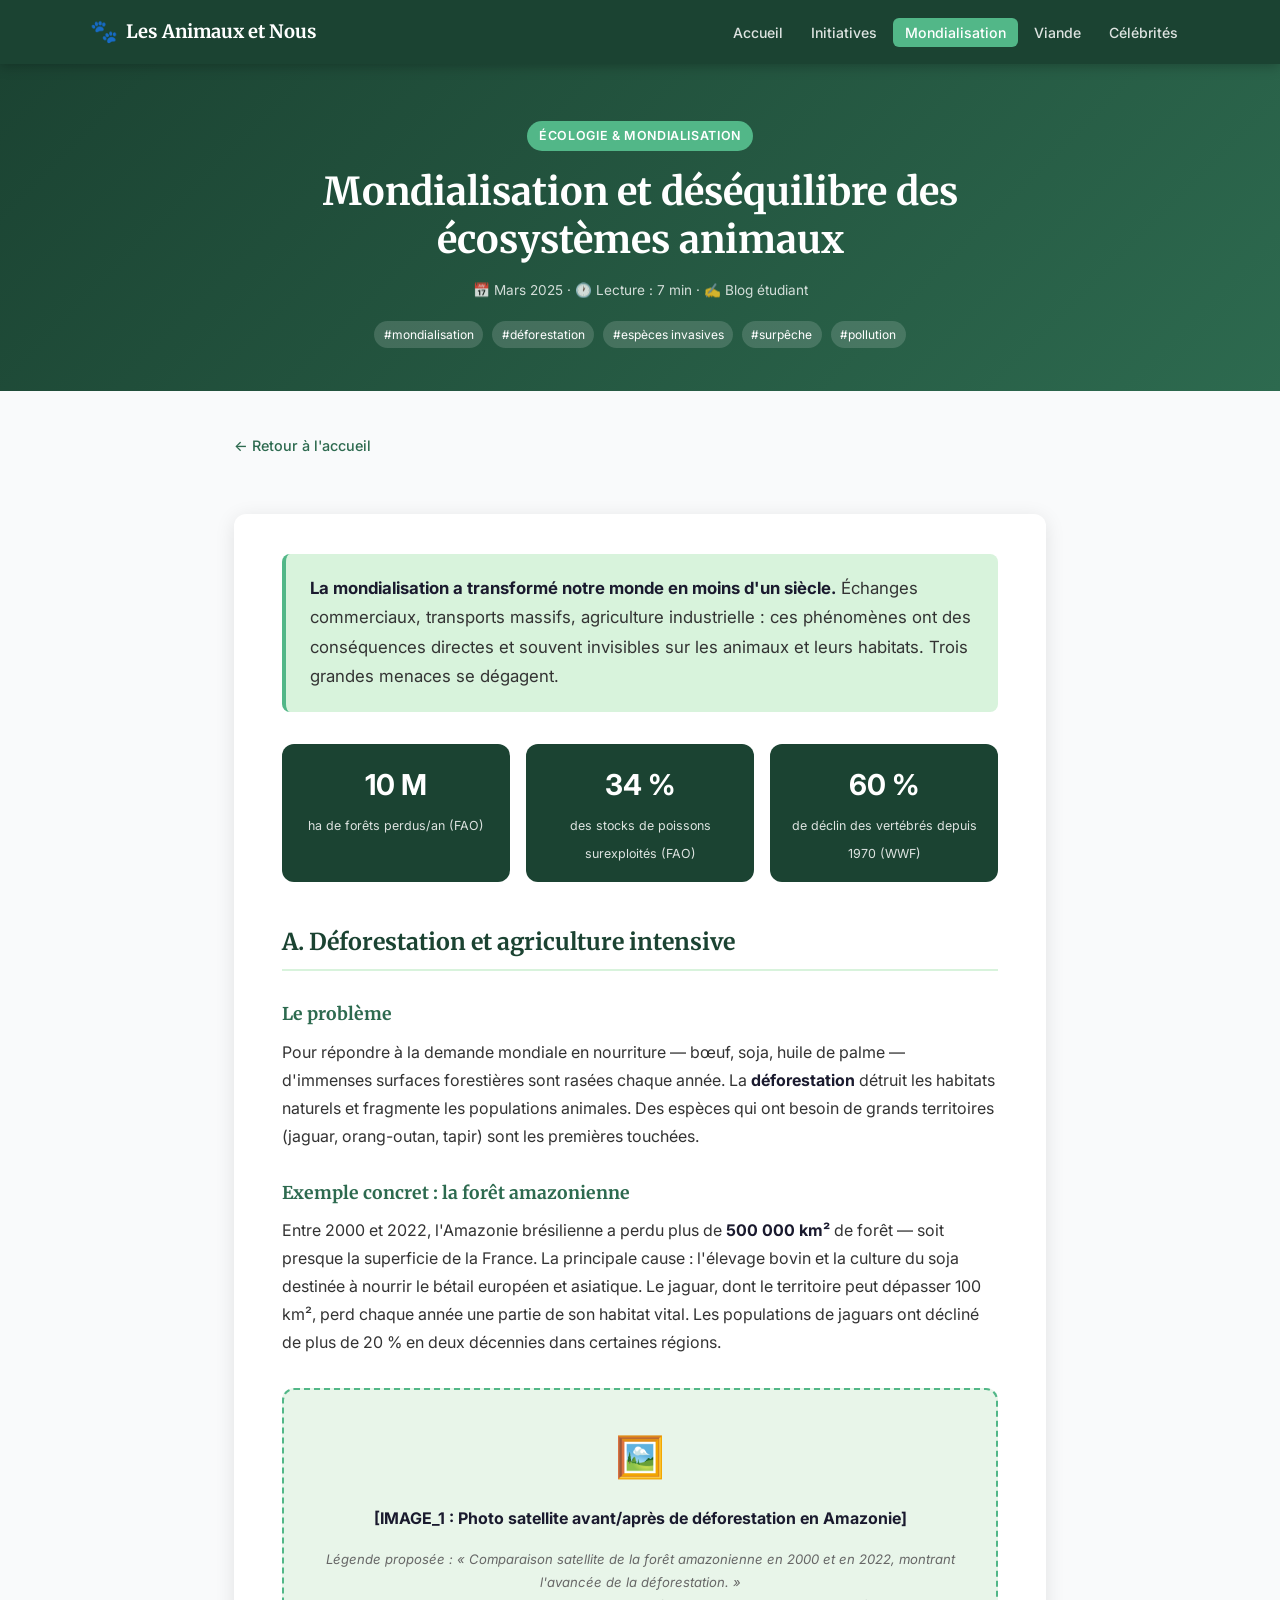
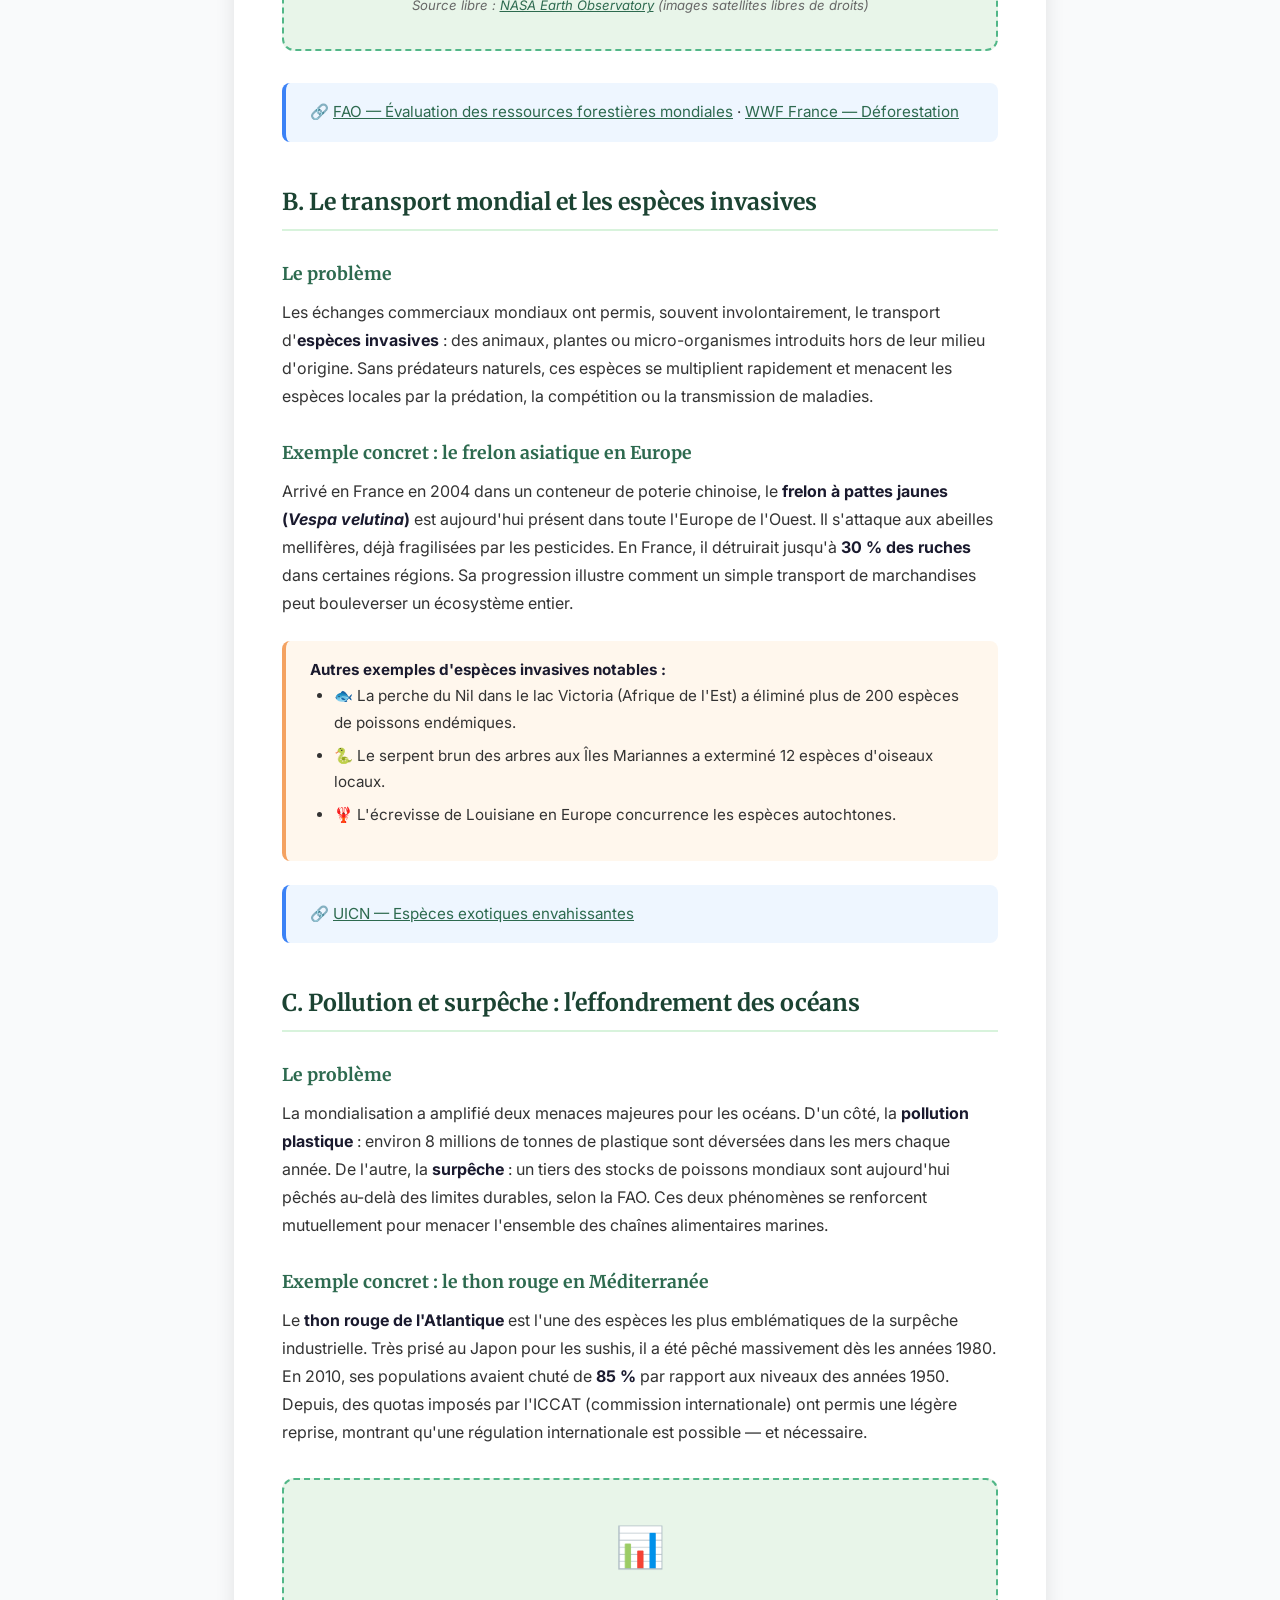
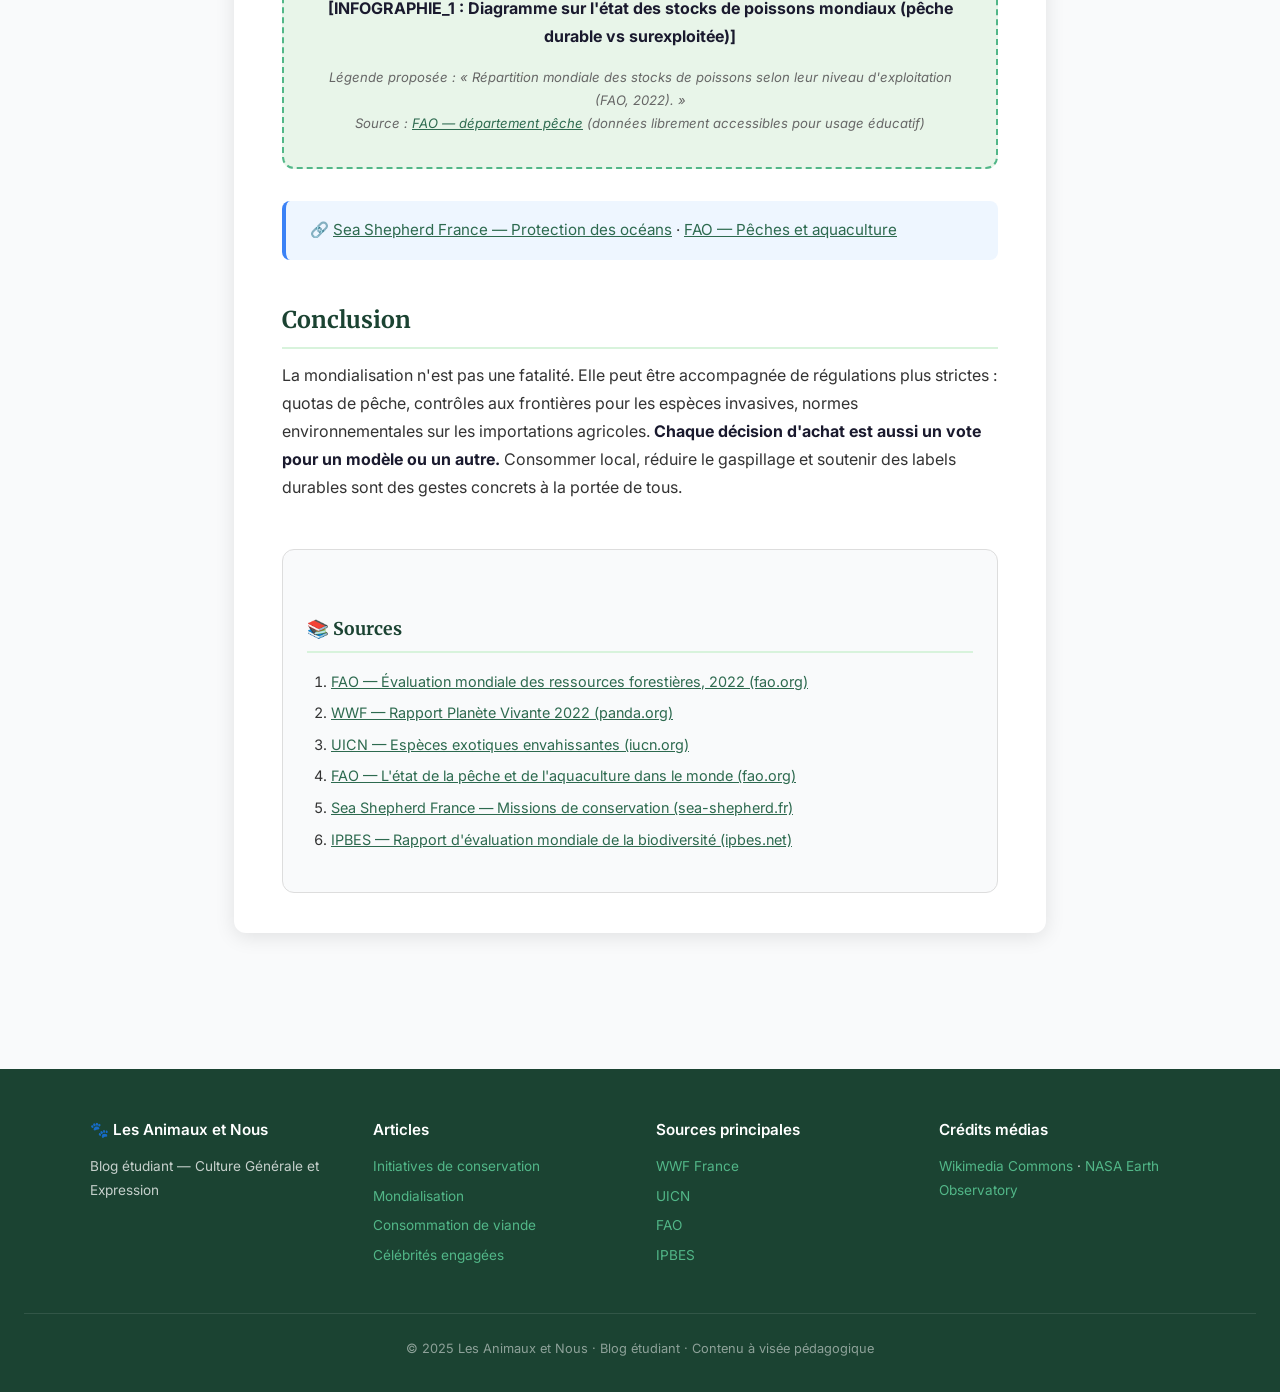
<file: mondialisation.html>
<!DOCTYPE html>
<html lang="fr">

<head>
    <meta charset="UTF-8" />
    <meta name="viewport" content="width=device-width, initial-scale=1.0" />
    <title>Mondialisation et déséquilibre des écosystèmes animaux | Les Animaux et Nous</title>
    <meta name="description"
        content="Comment la mondialisation menace les écosystèmes : déforestation, espèces invasives, pollution et surpêche. Exemples concrets et liens vers des sources fiables." />
    <link rel="stylesheet" href="../assets/css/style.css" />
</head>

<body>

    <!-- ===== HEADER ===== -->
    <header>
        <div class="header-inner">
            <a class="site-logo" href="../index.html"><span>🐾</span> Les Animaux et Nous</a>
            <nav>
                <ul>
                    <li><a href="../index.html">Accueil</a></li>
                    <li><a href="initiative.html">Initiatives</a></li>
                    <li><a href="mondialisation.html" class="active">Mondialisation</a></li>
                    <li><a href="viande.html">Viande</a></li>
                    <li><a href="celebrites.html">Célébrités</a></li>
                </ul>
            </nav>
        </div>
    </header>

    <!-- ===== ARTICLE HEADER ===== -->
    <div class="article-header">
        <span class="tag">Écologie & Mondialisation</span>
        <h1>Mondialisation et déséquilibre des écosystèmes animaux</h1>
        <p class="article-meta">📅 Mars 2025 · 🕐 Lecture : 7 min · ✍️ Blog étudiant</p>
        <div class="article-keywords">
            <span>#mondialisation</span>
            <span>#déforestation</span>
            <span>#espèces invasives</span>
            <span>#surpêche</span>
            <span>#pollution</span>
        </div>
    </div>

    <!-- ===== BODY ===== -->
    <div class="container">
        <a href="../index.html" class="back-link">← Retour à l'accueil</a>

        <div class="article-body">

            <div class="intro-box">
                <strong>La mondialisation a transformé notre monde en moins d'un siècle.</strong>
                Échanges commerciaux, transports massifs, agriculture industrielle :
                ces phénomènes ont des conséquences directes et souvent invisibles sur les
                animaux et leurs habitats. Trois grandes menaces se dégagent.
            </div>

            <div class="stats-row">
                <div class="stat-card"><span class="stat-number">10 M</span><span class="stat-label">ha de forêts
                        perdus/an (FAO)</span></div>
                <div class="stat-card"><span class="stat-number">34 %</span><span class="stat-label">des stocks de
                        poissons surexploités (FAO)</span></div>
                <div class="stat-card"><span class="stat-number">60 %</span><span class="stat-label">de déclin des
                        vertébrés depuis 1970 (WWF)</span></div>
            </div>

            <!-- A: DÉFORESTATION -->
            <h2>A. Déforestation et agriculture intensive</h2>

            <h3>Le problème</h3>
            <p>
                Pour répondre à la demande mondiale en nourriture — bœuf, soja, huile de palme —
                d'immenses surfaces forestières sont rasées chaque année.
                La <strong>déforestation</strong> détruit les habitats naturels et fragmente les
                populations animales. Des espèces qui ont besoin de grands territoires
                (jaguar, orang-outan, tapir) sont les premières touchées.
            </p>

            <h3>Exemple concret : la forêt amazonienne</h3>
            <p>
                Entre 2000 et 2022, l'Amazonie brésilienne a perdu plus de <strong>500 000 km²</strong>
                de forêt — soit presque la superficie de la France. La principale cause :
                l'élevage bovin et la culture du soja destinée à nourrir le bétail européen et asiatique.
                Le jaguar, dont le territoire peut dépasser 100 km², perd chaque année une partie
                de son habitat vital. Les populations de jaguars ont décliné de plus de 20 % en
                deux décennies dans certaines régions.
            </p>

            <figure class="media-block">
                <div class="media-icon">🖼️</div>
                <p><strong>[IMAGE_1 : Photo satellite avant/après de déforestation en Amazonie]</strong></p>
                <figcaption>
                    Légende proposée : « Comparaison satellite de la forêt amazonienne en 2000 et en 2022, montrant
                    l'avancée de la déforestation. »<br>
                    Source libre : <a href="https://earthobservatory.nasa.gov" target="_blank" rel="noopener">NASA Earth
                        Observatory</a>
                    (images satellites libres de droits)
                </figcaption>
            </figure>

            <div class="callout info">
                🔗 <a href="https://www.fao.org/forest-resources-assessment/fr/" target="_blank" rel="noopener">FAO —
                    Évaluation des ressources forestières mondiales</a> ·
                <a href="https://www.wwf.fr/champs-daction/foret/deforestation" target="_blank" rel="noopener">WWF
                    France — Déforestation</a>
            </div>

            <!-- B: ESPÈCES INVASIVES -->
            <h2>B. Le transport mondial et les espèces invasives</h2>

            <h3>Le problème</h3>
            <p>
                Les échanges commerciaux mondiaux ont permis, souvent involontairement, le
                transport d'<strong>espèces invasives</strong> : des animaux, plantes ou micro-organismes
                introduits hors de leur milieu d'origine. Sans prédateurs naturels, ces espèces
                se multiplient rapidement et menacent les espèces locales par la prédation,
                la compétition ou la transmission de maladies.
            </p>

            <h3>Exemple concret : le frelon asiatique en Europe</h3>
            <p>
                Arrivé en France en 2004 dans un conteneur de poterie chinoise,
                le <strong>frelon à pattes jaunes (<em>Vespa velutina</em>)</strong> est
                aujourd'hui présent dans toute l'Europe de l'Ouest.
                Il s'attaque aux abeilles mellifères, déjà fragilisées par les pesticides.
                En France, il détruirait jusqu'à <strong>30 % des ruches</strong> dans certaines régions.
                Sa progression illustre comment un simple transport de marchandises peut bouleverser
                un écosystème entier.
            </p>

            <div class="callout warn">
                <strong>Autres exemples d'espèces invasives notables :</strong>
                <ul>
                    <li>🐟 La perche du Nil dans le lac Victoria (Afrique de l'Est) a éliminé plus de 200 espèces de
                        poissons endémiques.</li>
                    <li>🐍 Le serpent brun des arbres aux Îles Mariannes a exterminé 12 espèces d'oiseaux locaux.</li>
                    <li>🦞 L'écrevisse de Louisiane en Europe concurrence les espèces autochtones.</li>
                </ul>
            </div>

            <div class="callout info">
                🔗 <a href="https://www.iucn.org/resources/issues-brief/invasive-alien-species" target="_blank"
                    rel="noopener">UICN — Espèces exotiques envahissantes</a>
            </div>

            <!-- C: POLLUTION ET SURPÊCHE -->
            <h2>C. Pollution et surpêche : l'effondrement des océans</h2>

            <h3>Le problème</h3>
            <p>
                La mondialisation a amplifié deux menaces majeures pour les océans.
                D'un côté, la <strong>pollution plastique</strong> : environ 8 millions de tonnes
                de plastique sont déversées dans les mers chaque année.
                De l'autre, la <strong>surpêche</strong> : un tiers des stocks de poissons mondiaux
                sont aujourd'hui pêchés au-delà des limites durables, selon la FAO.
                Ces deux phénomènes se renforcent mutuellement pour menacer l'ensemble des
                chaînes alimentaires marines.
            </p>

            <h3>Exemple concret : le thon rouge en Méditerranée</h3>
            <p>
                Le <strong>thon rouge de l'Atlantique</strong> est l'une des espèces les plus
                emblématiques de la surpêche industrielle. Très prisé au Japon pour les sushis,
                il a été pêché massivement dès les années 1980. En 2010, ses populations avaient
                chuté de <strong>85 %</strong> par rapport aux niveaux des années 1950.
                Depuis, des quotas imposés par l'ICCAT (commission internationale) ont permis
                une légère reprise, montrant qu'une régulation internationale est possible — et nécessaire.
            </p>

            <figure class="media-block">
                <div class="media-icon">📊</div>
                <p><strong>[INFOGRAPHIE_1 : Diagramme sur l'état des stocks de poissons mondiaux (pêche durable vs
                        surexploitée)]</strong></p>
                <figcaption>
                    Légende proposée : « Répartition mondiale des stocks de poissons selon leur niveau d'exploitation
                    (FAO, 2022). »<br>
                    Source : <a href="https://www.fao.org/fishery/fr/" target="_blank" rel="noopener">FAO — département
                        pêche</a>
                    (données librement accessibles pour usage éducatif)
                </figcaption>
            </figure>

            <div class="callout info">
                🔗 <a href="https://www.sea-shepherd.fr" target="_blank" rel="noopener">Sea Shepherd France — Protection
                    des océans</a> ·
                <a href="https://www.fao.org/fishery/fr/" target="_blank" rel="noopener">FAO — Pêches et aquaculture</a>
            </div>

            <!-- CONCLUSION -->
            <h2>Conclusion</h2>
            <p>
                La mondialisation n'est pas une fatalité. Elle peut être accompagnée de régulations
                plus strictes : quotas de pêche, contrôles aux frontières pour les espèces invasives,
                normes environnementales sur les importations agricoles.
                <strong>Chaque décision d'achat est aussi un vote pour un modèle ou un autre.</strong>
                Consommer local, réduire le gaspillage et soutenir des labels durables sont des
                gestes concrets à la portée de tous.
            </p>

            <!-- SOURCES -->
            <div class="sources-block">
                <h2>📚 Sources</h2>
                <ol>
                    <li><a href="https://www.fao.org/forest-resources-assessment/fr/" target="_blank" rel="noopener">FAO
                            — Évaluation mondiale des ressources forestières, 2022 (fao.org)</a></li>
                    <li><a href="https://livingplanet.panda.org/fr-fr/" target="_blank" rel="noopener">WWF — Rapport
                            Planète Vivante 2022 (panda.org)</a></li>
                    <li><a href="https://www.iucn.org/resources/issues-brief/invasive-alien-species" target="_blank"
                            rel="noopener">UICN — Espèces exotiques envahissantes (iucn.org)</a></li>
                    <li><a href="https://www.fao.org/fishery/fr/" target="_blank" rel="noopener">FAO — L'état de la
                            pêche et de l'aquaculture dans le monde (fao.org)</a></li>
                    <li><a href="https://www.sea-shepherd.fr" target="_blank" rel="noopener">Sea Shepherd France —
                            Missions de conservation (sea-shepherd.fr)</a></li>
                    <li><a href="https://ipbes.net/global-assessment" target="_blank" rel="noopener">IPBES — Rapport
                            d'évaluation mondiale de la biodiversité (ipbes.net)</a></li>
                </ol>
            </div>

        </div>
    </div>

    <!-- ===== FOOTER ===== -->
    <footer>
        <div class="footer-inner">
            <div class="footer-col">
                <h4>🐾 Les Animaux et Nous</h4>
                <p style="font-size:0.85rem;">Blog étudiant — Culture Générale et Expression</p>
            </div>
            <div class="footer-col">
                <h4>Articles</h4>
                <ul>
                    <li><a href="initiative.html">Initiatives de conservation</a></li>
                    <li><a href="mondialisation.html">Mondialisation</a></li>
                    <li><a href="viande.html">Consommation de viande</a></li>
                    <li><a href="celebrites.html">Célébrités engagées</a></li>
                </ul>
            </div>
            <div class="footer-col">
                <h4>Sources principales</h4>
                <ul>
                    <li><a href="https://www.wwf.fr" target="_blank" rel="noopener">WWF France</a></li>
                    <li><a href="https://www.iucn.org" target="_blank" rel="noopener">UICN</a></li>
                    <li><a href="https://www.fao.org" target="_blank" rel="noopener">FAO</a></li>
                    <li><a href="https://ipbes.net" target="_blank" rel="noopener">IPBES</a></li>
                </ul>
            </div>
            <div class="footer-col">
                <h4>Crédits médias</h4>
                <p style="font-size:0.85rem;"><a href="https://commons.wikimedia.org" target="_blank"
                        rel="noopener">Wikimedia Commons</a> · <a href="https://earthobservatory.nasa.gov"
                        target="_blank" rel="noopener">NASA Earth Observatory</a></p>
            </div>
        </div>
        <div class="footer-bottom">
            <p>© 2025 Les Animaux et Nous · Blog étudiant · Contenu à visée pédagogique</p>
        </div>
    </footer>

</body>

</html>
</file>
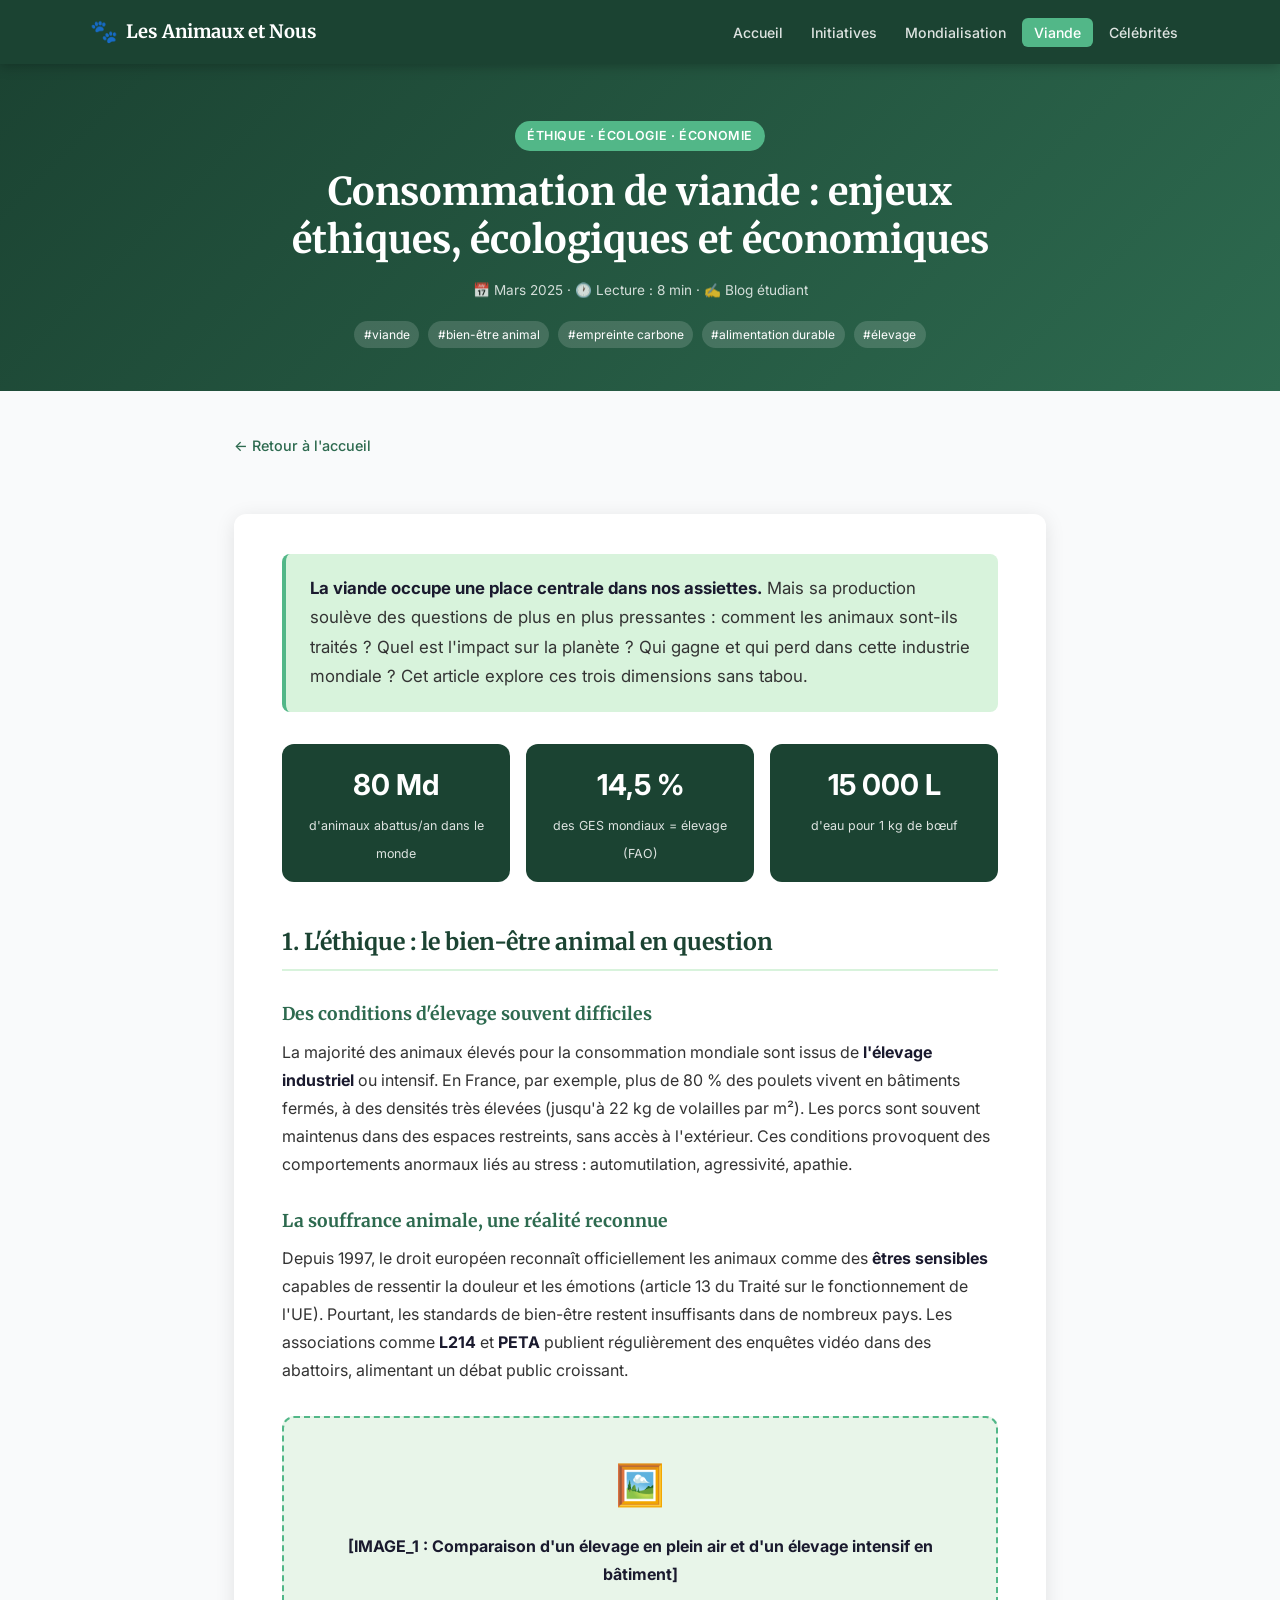
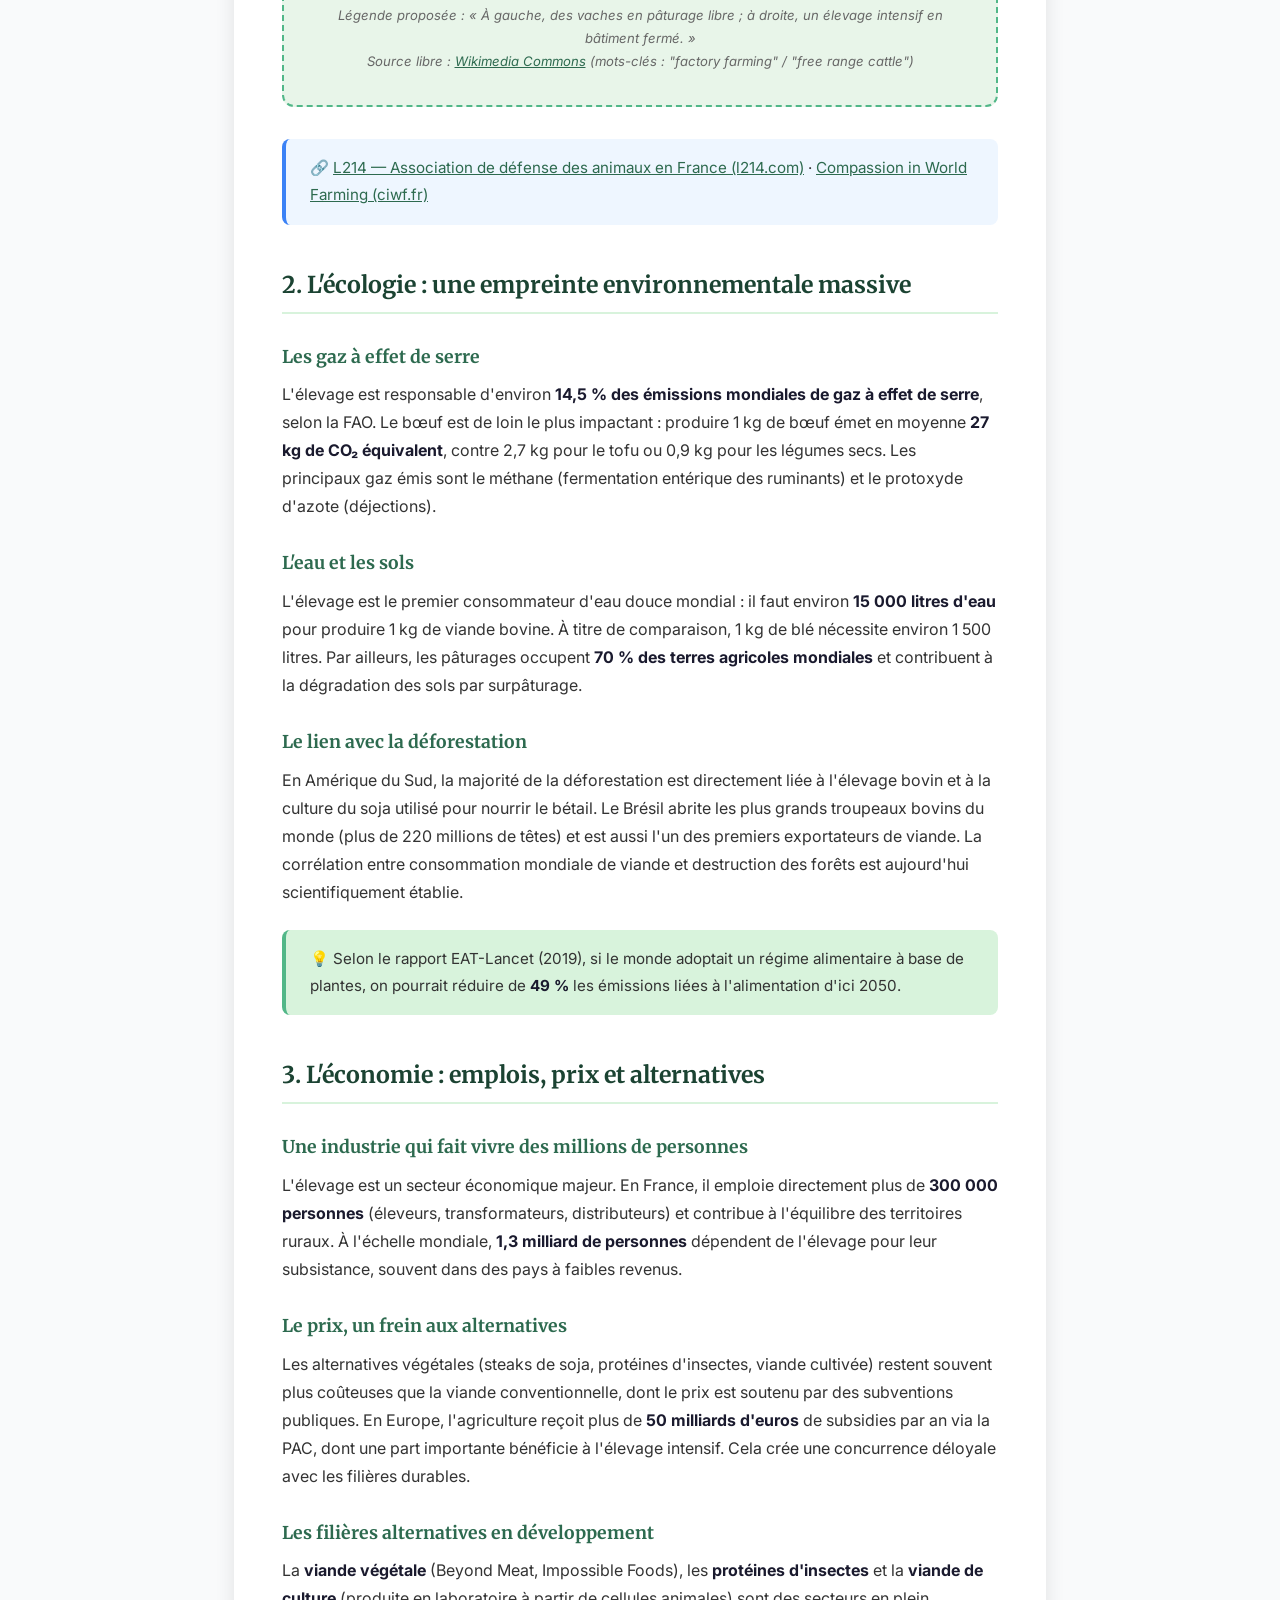
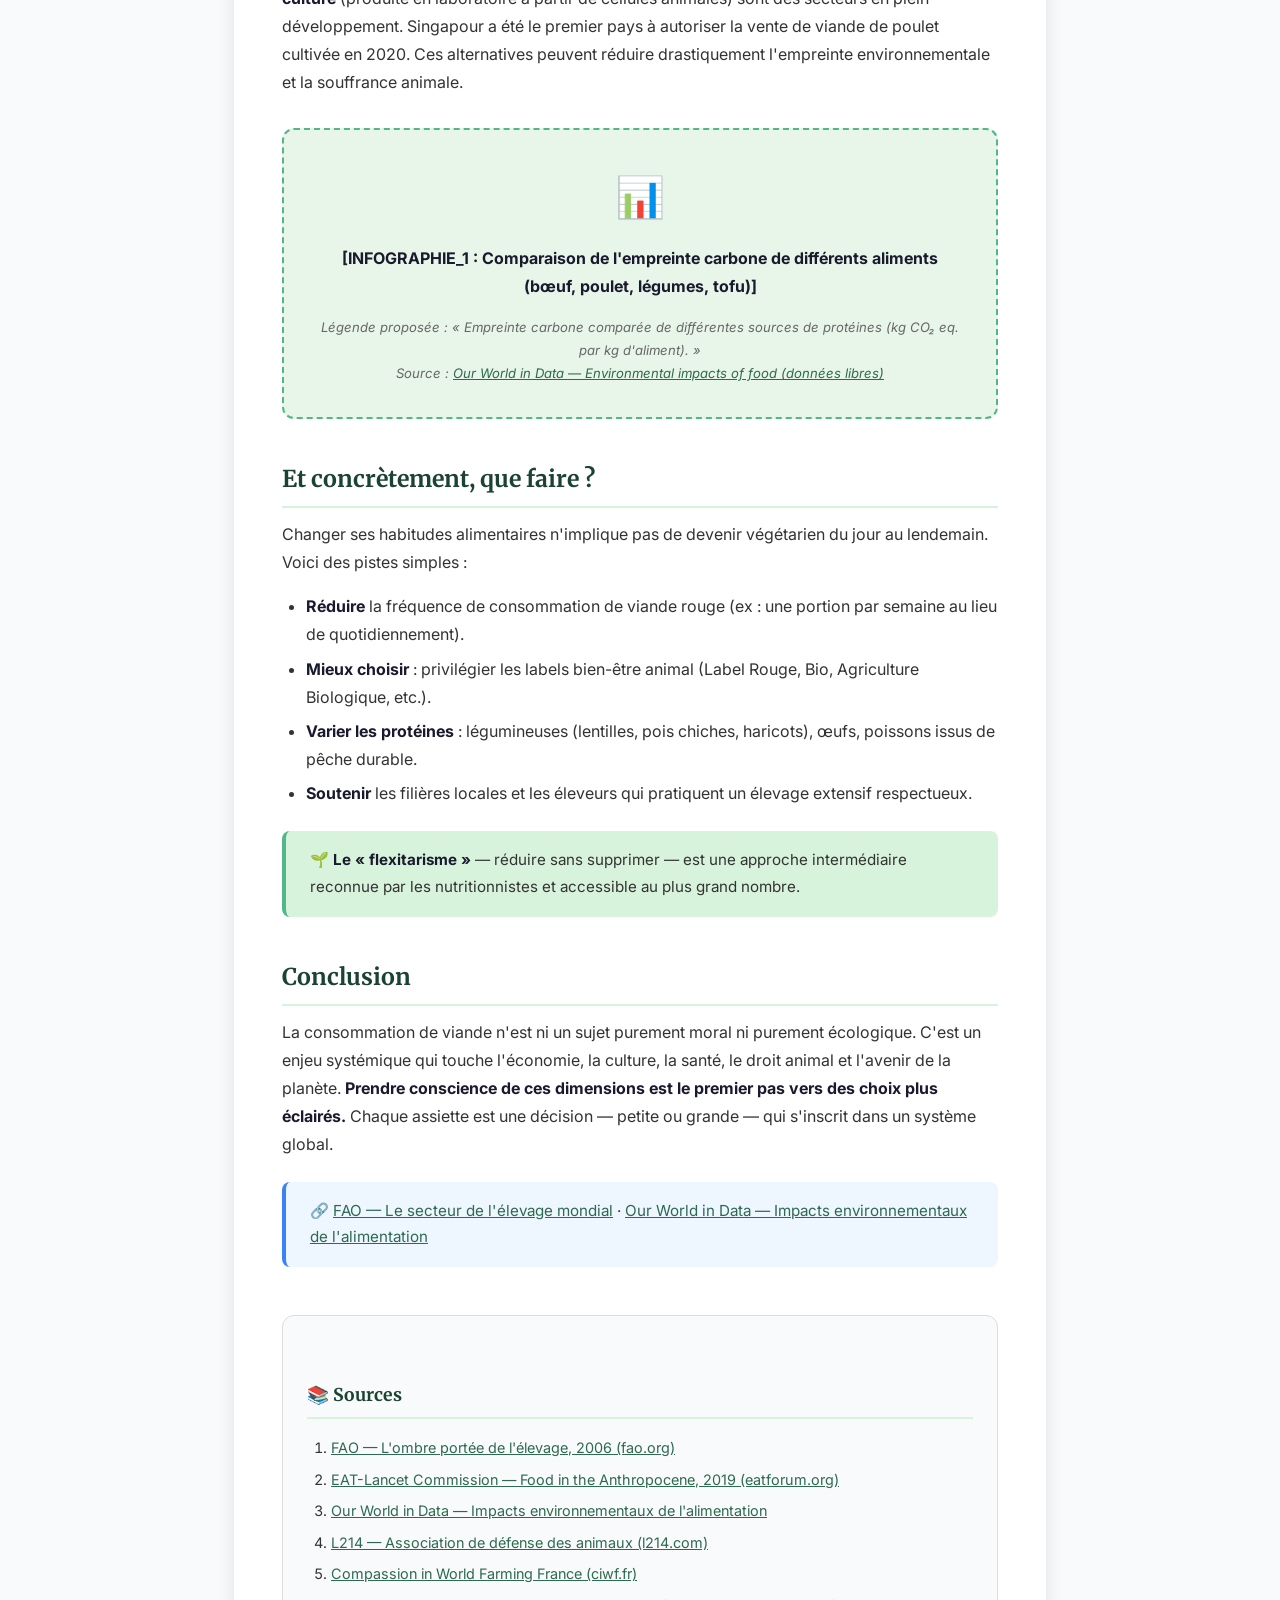
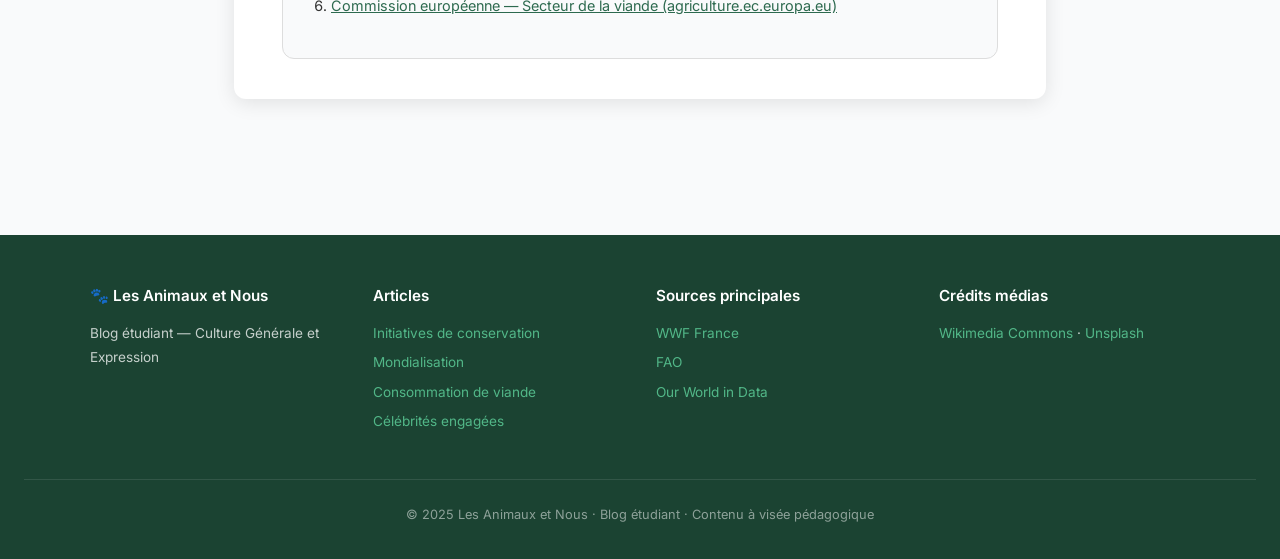
<file: viande.html>
<!DOCTYPE html>
<html lang="fr">

<head>
    <meta charset="UTF-8" />
    <meta name="viewport" content="width=device-width, initial-scale=1.0" />
    <title>Consommation de viande : enjeux éthiques, écologiques, économiques | Les Animaux et Nous</title>
    <meta name="description"
        content="La consommation de viande vue sous trois angles : bien-être animal et éthique, impacts écologiques (GES, eau, sols), et enjeux économiques. Pistes alternatives." />
    <link rel="stylesheet" href="../assets/css/style.css" />
</head>

<body>

    <!-- ===== HEADER ===== -->
    <header>
        <div class="header-inner">
            <a class="site-logo" href="../index.html"><span>🐾</span> Les Animaux et Nous</a>
            <nav>
                <ul>
                    <li><a href="../index.html">Accueil</a></li>
                    <li><a href="initiative.html">Initiatives</a></li>
                    <li><a href="mondialisation.html">Mondialisation</a></li>
                    <li><a href="viande.html" class="active">Viande</a></li>
                    <li><a href="celebrites.html">Célébrités</a></li>
                </ul>
            </nav>
        </div>
    </header>

    <!-- ===== ARTICLE HEADER ===== -->
    <div class="article-header">
        <span class="tag">Éthique · Écologie · Économie</span>
        <h1>Consommation de viande : enjeux éthiques, écologiques et économiques</h1>
        <p class="article-meta">📅 Mars 2025 · 🕐 Lecture : 8 min · ✍️ Blog étudiant</p>
        <div class="article-keywords">
            <span>#viande</span>
            <span>#bien-être animal</span>
            <span>#empreinte carbone</span>
            <span>#alimentation durable</span>
            <span>#élevage</span>
        </div>
    </div>

    <!-- ===== BODY ===== -->
    <div class="container">
        <a href="../index.html" class="back-link">← Retour à l'accueil</a>

        <div class="article-body">

            <div class="intro-box">
                <strong>La viande occupe une place centrale dans nos assiettes.</strong>
                Mais sa production soulève des questions de plus en plus pressantes :
                comment les animaux sont-ils traités ? Quel est l'impact sur la planète ?
                Qui gagne et qui perd dans cette industrie mondiale ?
                Cet article explore ces trois dimensions sans tabou.
            </div>

            <div class="stats-row">
                <div class="stat-card"><span class="stat-number">80 Md</span><span class="stat-label">d'animaux
                        abattus/an dans le monde</span></div>
                <div class="stat-card"><span class="stat-number">14,5 %</span><span class="stat-label">des GES mondiaux
                        = élevage (FAO)</span></div>
                <div class="stat-card"><span class="stat-number">15 000 L</span><span class="stat-label">d'eau pour 1 kg
                        de bœuf</span></div>
            </div>

            <!-- ============================================================
         PARTIE 1 : ÉTHIQUE
    ============================================================= -->
            <h2>1. L'éthique : le bien-être animal en question</h2>

            <h3>Des conditions d'élevage souvent difficiles</h3>
            <p>
                La majorité des animaux élevés pour la consommation mondiale sont issus
                de <strong>l'élevage industriel</strong> ou intensif.
                En France, par exemple, plus de 80 % des poulets vivent en bâtiments fermés,
                à des densités très élevées (jusqu'à 22 kg de volailles par m²).
                Les porcs sont souvent maintenus dans des espaces restreints, sans accès à l'extérieur.
                Ces conditions provoquent des comportements anormaux liés au stress : automutilation,
                agressivité, apathie.
            </p>

            <h3>La souffrance animale, une réalité reconnue</h3>
            <p>
                Depuis 1997, le droit européen reconnaît officiellement les animaux comme des
                <strong>êtres sensibles</strong> capables de ressentir la douleur et les émotions
                (article 13 du Traité sur le fonctionnement de l'UE).
                Pourtant, les standards de bien-être restent insuffisants dans de nombreux pays.
                Les associations comme <strong>L214</strong> et <strong>PETA</strong> publient
                régulièrement des enquêtes vidéo dans des abattoirs, alimentant un débat public croissant.
            </p>

            <figure class="media-block">
                <div class="media-icon">🖼️</div>
                <p><strong>[IMAGE_1 : Comparaison d'un élevage en plein air et d'un élevage intensif en
                        bâtiment]</strong></p>
                <figcaption>
                    Légende proposée : « À gauche, des vaches en pâturage libre ; à droite, un élevage intensif en
                    bâtiment fermé. »<br>
                    Source libre : <a href="https://commons.wikimedia.org" target="_blank" rel="noopener">Wikimedia
                        Commons</a>
                    (mots-clés : "factory farming" / "free range cattle")
                </figcaption>
            </figure>

            <div class="callout info">
                🔗 <a href="https://www.l214.com" target="_blank" rel="noopener">L214 — Association de défense des
                    animaux en France (l214.com)</a> ·
                <a href="https://www.ciwf.fr" target="_blank" rel="noopener">Compassion in World Farming (ciwf.fr)</a>
            </div>

            <!-- ============================================================
         PARTIE 2 : ÉCOLOGIE
    ============================================================= -->
            <h2>2. L'écologie : une empreinte environnementale massive</h2>

            <h3>Les gaz à effet de serre</h3>
            <p>
                L'élevage est responsable d'environ <strong>14,5 % des émissions mondiales de gaz à effet de
                    serre</strong>,
                selon la FAO. Le bœuf est de loin le plus impactant :
                produire 1 kg de bœuf émet en moyenne <strong>27 kg de CO₂ équivalent</strong>,
                contre 2,7 kg pour le tofu ou 0,9 kg pour les légumes secs.
                Les principaux gaz émis sont le méthane (fermentation entérique des ruminants)
                et le protoxyde d'azote (déjections).
            </p>

            <h3>L'eau et les sols</h3>
            <p>
                L'élevage est le premier consommateur d'eau douce mondial :
                il faut environ <strong>15 000 litres d'eau</strong> pour produire 1 kg de viande bovine.
                À titre de comparaison, 1 kg de blé nécessite environ 1 500 litres.
                Par ailleurs, les pâturages occupent <strong>70 % des terres agricoles mondiales</strong>
                et contribuent à la dégradation des sols par surpâturage.
            </p>

            <h3>Le lien avec la déforestation</h3>
            <p>
                En Amérique du Sud, la majorité de la déforestation est directement liée à
                l'élevage bovin et à la culture du soja utilisé pour nourrir le bétail.
                Le Brésil abrite les plus grands troupeaux bovins du monde (plus de 220 millions de têtes)
                et est aussi l'un des premiers exportateurs de viande.
                La corrélation entre consommation mondiale de viande et destruction des forêts
                est aujourd'hui scientifiquement établie.
            </p>

            <div class="callout eco">
                💡 Selon le rapport EAT-Lancet (2019), si le monde adoptait un régime alimentaire
                à base de plantes, on pourrait réduire de <strong>49 %</strong> les émissions liées
                à l'alimentation d'ici 2050.
            </div>

            <!-- ============================================================
         PARTIE 3 : ÉCONOMIE
    ============================================================= -->
            <h2>3. L'économie : emplois, prix et alternatives</h2>

            <h3>Une industrie qui fait vivre des millions de personnes</h3>
            <p>
                L'élevage est un secteur économique majeur. En France, il emploie directement
                plus de <strong>300 000 personnes</strong> (éleveurs, transformateurs, distributeurs)
                et contribue à l'équilibre des territoires ruraux.
                À l'échelle mondiale, <strong>1,3 milliard de personnes</strong> dépendent de
                l'élevage pour leur subsistance, souvent dans des pays à faibles revenus.
            </p>

            <h3>Le prix, un frein aux alternatives</h3>
            <p>
                Les alternatives végétales (steaks de soja, protéines d'insectes, viande cultivée)
                restent souvent plus coûteuses que la viande conventionnelle, dont le prix est
                soutenu par des subventions publiques.
                En Europe, l'agriculture reçoit plus de <strong>50 milliards d'euros</strong>
                de subsidies par an via la PAC, dont une part importante bénéficie à l'élevage intensif.
                Cela crée une concurrence déloyale avec les filières durables.
            </p>

            <h3>Les filières alternatives en développement</h3>
            <p>
                La <strong>viande végétale</strong> (Beyond Meat, Impossible Foods),
                les <strong>protéines d'insectes</strong> et la <strong>viande de culture</strong>
                (produite en laboratoire à partir de cellules animales) sont des secteurs
                en plein développement. Singapour a été le premier pays à autoriser la vente
                de viande de poulet cultivée en 2020. Ces alternatives peuvent réduire
                drastiquement l'empreinte environnementale et la souffrance animale.
            </p>

            <figure class="media-block">
                <div class="media-icon">📊</div>
                <p><strong>[INFOGRAPHIE_1 : Comparaison de l'empreinte carbone de différents aliments (bœuf, poulet,
                        légumes, tofu)]</strong></p>
                <figcaption>
                    Légende proposée : « Empreinte carbone comparée de différentes sources de protéines (kg CO₂ eq. par
                    kg d'aliment). »<br>
                    Source : <a href="https://ourworldindata.org/environmental-impacts-of-food" target="_blank"
                        rel="noopener">Our World in Data — Environmental impacts of food (données libres)</a>
                </figcaption>
            </figure>

            <!-- PISTES -->
            <h2>Et concrètement, que faire ?</h2>
            <p>Changer ses habitudes alimentaires n'implique pas de devenir végétarien du jour au lendemain. Voici des
                pistes simples :</p>
            <ul>
                <li><strong>Réduire</strong> la fréquence de consommation de viande rouge (ex : une portion par semaine
                    au lieu de quotidiennement).</li>
                <li><strong>Mieux choisir</strong> : privilégier les labels bien-être animal (Label Rouge, Bio,
                    Agriculture Biologique, etc.).</li>
                <li><strong>Varier les protéines</strong> : légumineuses (lentilles, pois chiches, haricots), œufs,
                    poissons issus de pêche durable.</li>
                <li><strong>Soutenir</strong> les filières locales et les éleveurs qui pratiquent un élevage extensif
                    respectueux.</li>
            </ul>

            <div class="callout eco">
                🌱 <strong>Le « flexitarisme »</strong> — réduire sans supprimer — est une approche intermédiaire
                reconnue par les nutritionnistes et accessible au plus grand nombre.
            </div>

            <!-- CONCLUSION -->
            <h2>Conclusion</h2>
            <p>
                La consommation de viande n'est ni un sujet purement moral ni purement écologique.
                C'est un enjeu systémique qui touche l'économie, la culture, la santé, le droit animal
                et l'avenir de la planète.
                <strong>Prendre conscience de ces dimensions est le premier pas vers des choix plus éclairés.</strong>
                Chaque assiette est une décision — petite ou grande — qui s'inscrit dans un système global.
            </p>

            <div class="callout info">
                🔗 <a href="https://www.fao.org/ag/againfo/themes/fr/meat/home.html" target="_blank" rel="noopener">FAO
                    — Le secteur de l'élevage mondial</a> ·
                <a href="https://ourworldindata.org/environmental-impacts-of-food" target="_blank" rel="noopener">Our
                    World in Data — Impacts environnementaux de l'alimentation</a>
            </div>

            <!-- SOURCES -->
            <div class="sources-block">
                <h2>📚 Sources</h2>
                <ol>
                    <li><a href="https://www.fao.org/publications/fr/" target="_blank" rel="noopener">FAO — L'ombre
                            portée de l'élevage, 2006 (fao.org)</a></li>
                    <li><a href="https://eatforum.org/eat-lancet-commission/" target="_blank" rel="noopener">EAT-Lancet
                            Commission — Food in the Anthropocene, 2019 (eatforum.org)</a></li>
                    <li><a href="https://ourworldindata.org/environmental-impacts-of-food" target="_blank"
                            rel="noopener">Our World in Data — Impacts environnementaux de l'alimentation</a></li>
                    <li><a href="https://www.l214.com" target="_blank" rel="noopener">L214 — Association de défense des
                            animaux (l214.com)</a></li>
                    <li><a href="https://www.ciwf.fr" target="_blank" rel="noopener">Compassion in World Farming France
                            (ciwf.fr)</a></li>
                    <li><a href="https://agriculture.ec.europa.eu/farming/animal-products/meat_fr" target="_blank"
                            rel="noopener">Commission européenne — Secteur de la viande (agriculture.ec.europa.eu)</a>
                    </li>
                </ol>
            </div>

        </div>
    </div>

    <!-- ===== FOOTER ===== -->
    <footer>
        <div class="footer-inner">
            <div class="footer-col">
                <h4>🐾 Les Animaux et Nous</h4>
                <p style="font-size:0.85rem;">Blog étudiant — Culture Générale et Expression</p>
            </div>
            <div class="footer-col">
                <h4>Articles</h4>
                <ul>
                    <li><a href="initiative.html">Initiatives de conservation</a></li>
                    <li><a href="mondialisation.html">Mondialisation</a></li>
                    <li><a href="viande.html">Consommation de viande</a></li>
                    <li><a href="celebrites.html">Célébrités engagées</a></li>
                </ul>
            </div>
            <div class="footer-col">
                <h4>Sources principales</h4>
                <ul>
                    <li><a href="https://www.wwf.fr" target="_blank" rel="noopener">WWF France</a></li>
                    <li><a href="https://www.fao.org" target="_blank" rel="noopener">FAO</a></li>
                    <li><a href="https://ourworldindata.org" target="_blank" rel="noopener">Our World in Data</a></li>
                </ul>
            </div>
            <div class="footer-col">
                <h4>Crédits médias</h4>
                <p style="font-size:0.85rem;"><a href="https://commons.wikimedia.org" target="_blank"
                        rel="noopener">Wikimedia Commons</a> · <a href="https://unsplash.com" target="_blank"
                        rel="noopener">Unsplash</a></p>
            </div>
        </div>
        <div class="footer-bottom">
            <p>© 2025 Les Animaux et Nous · Blog étudiant · Contenu à visée pédagogique</p>
        </div>
    </footer>

</body>

</html>
</file>
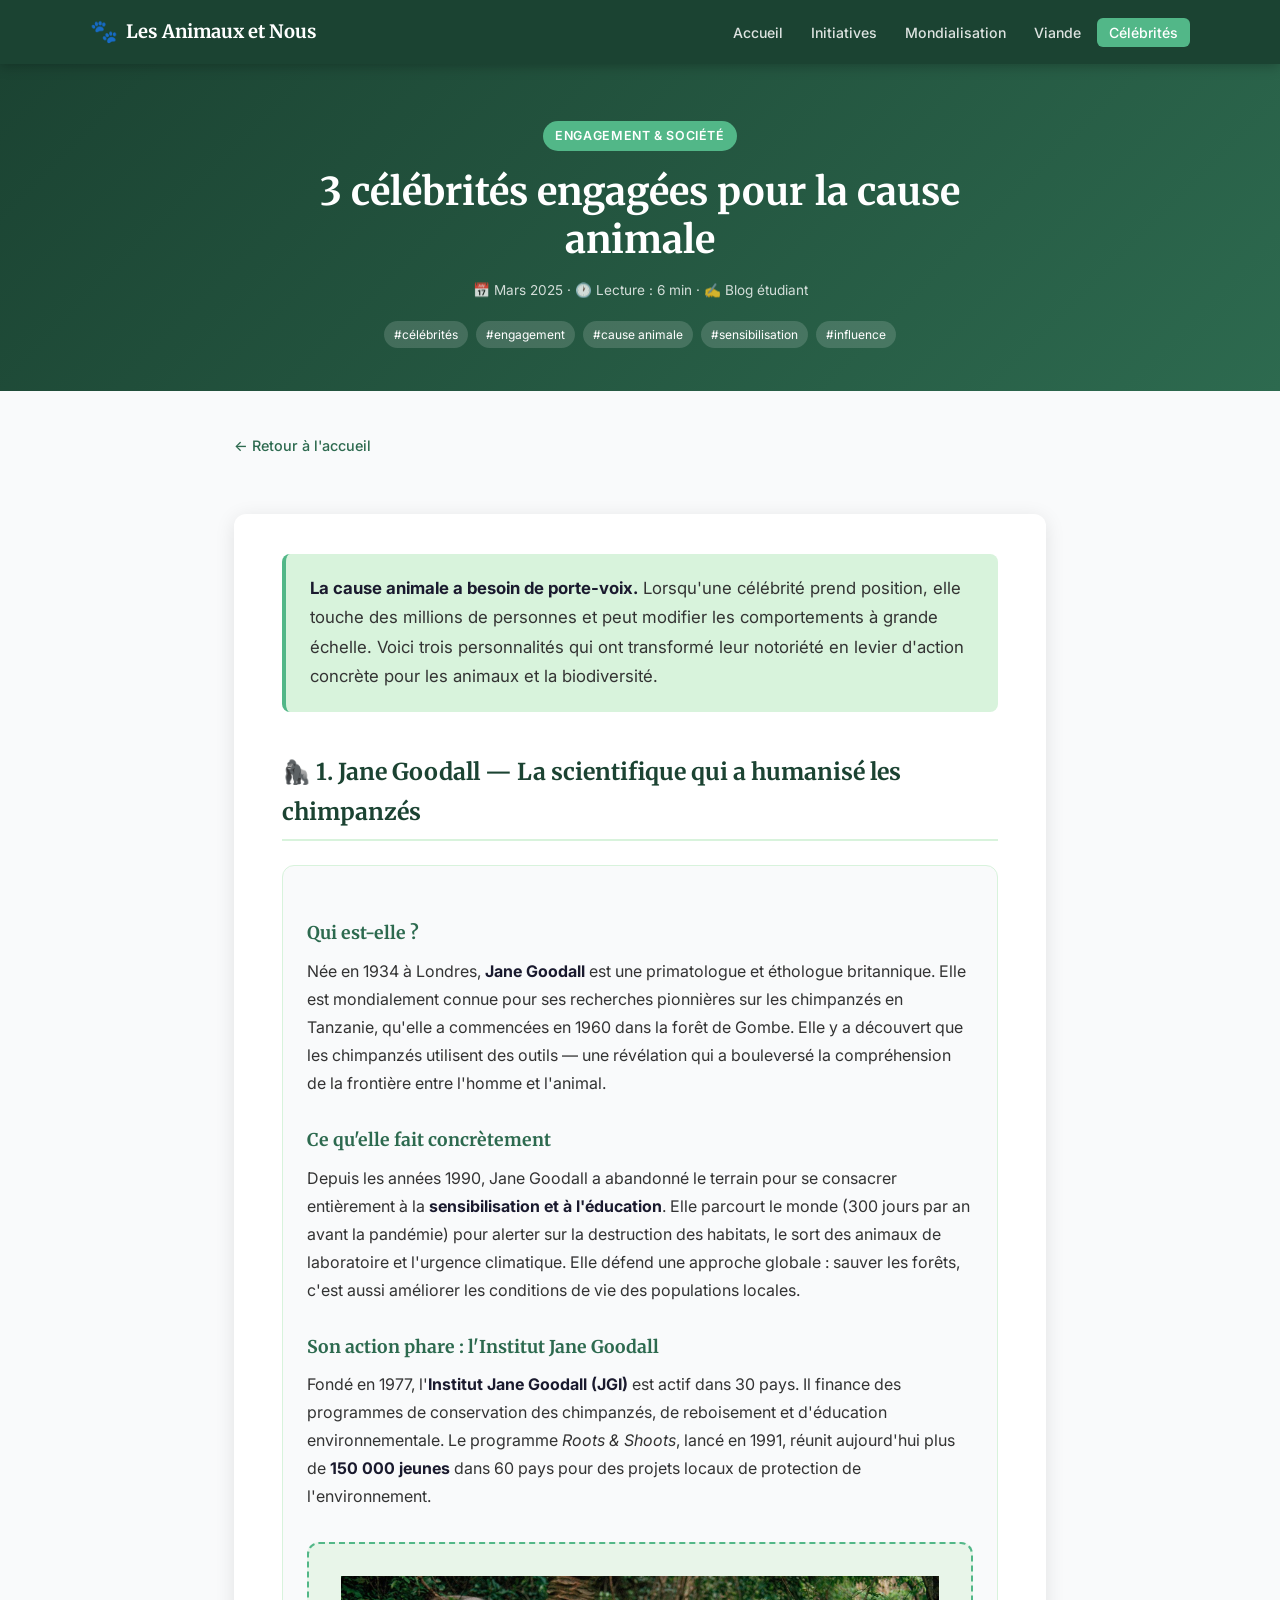
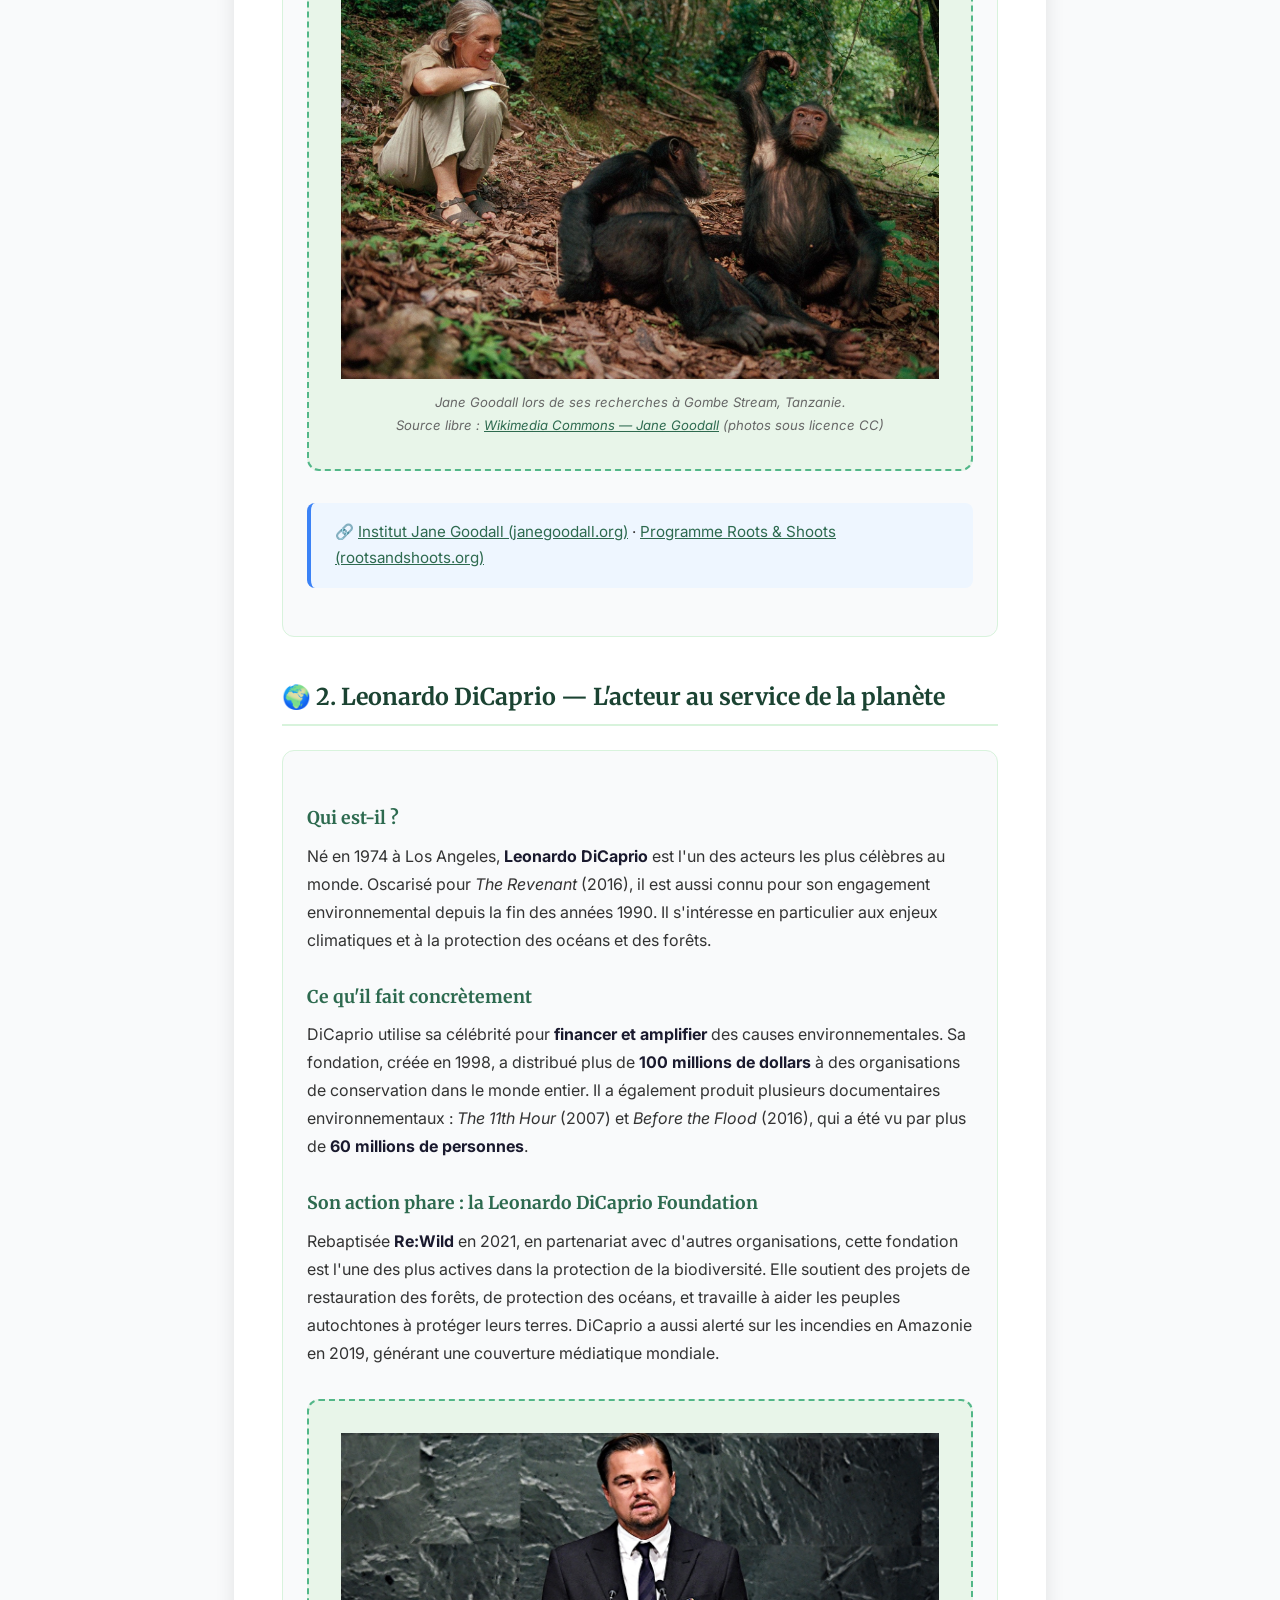
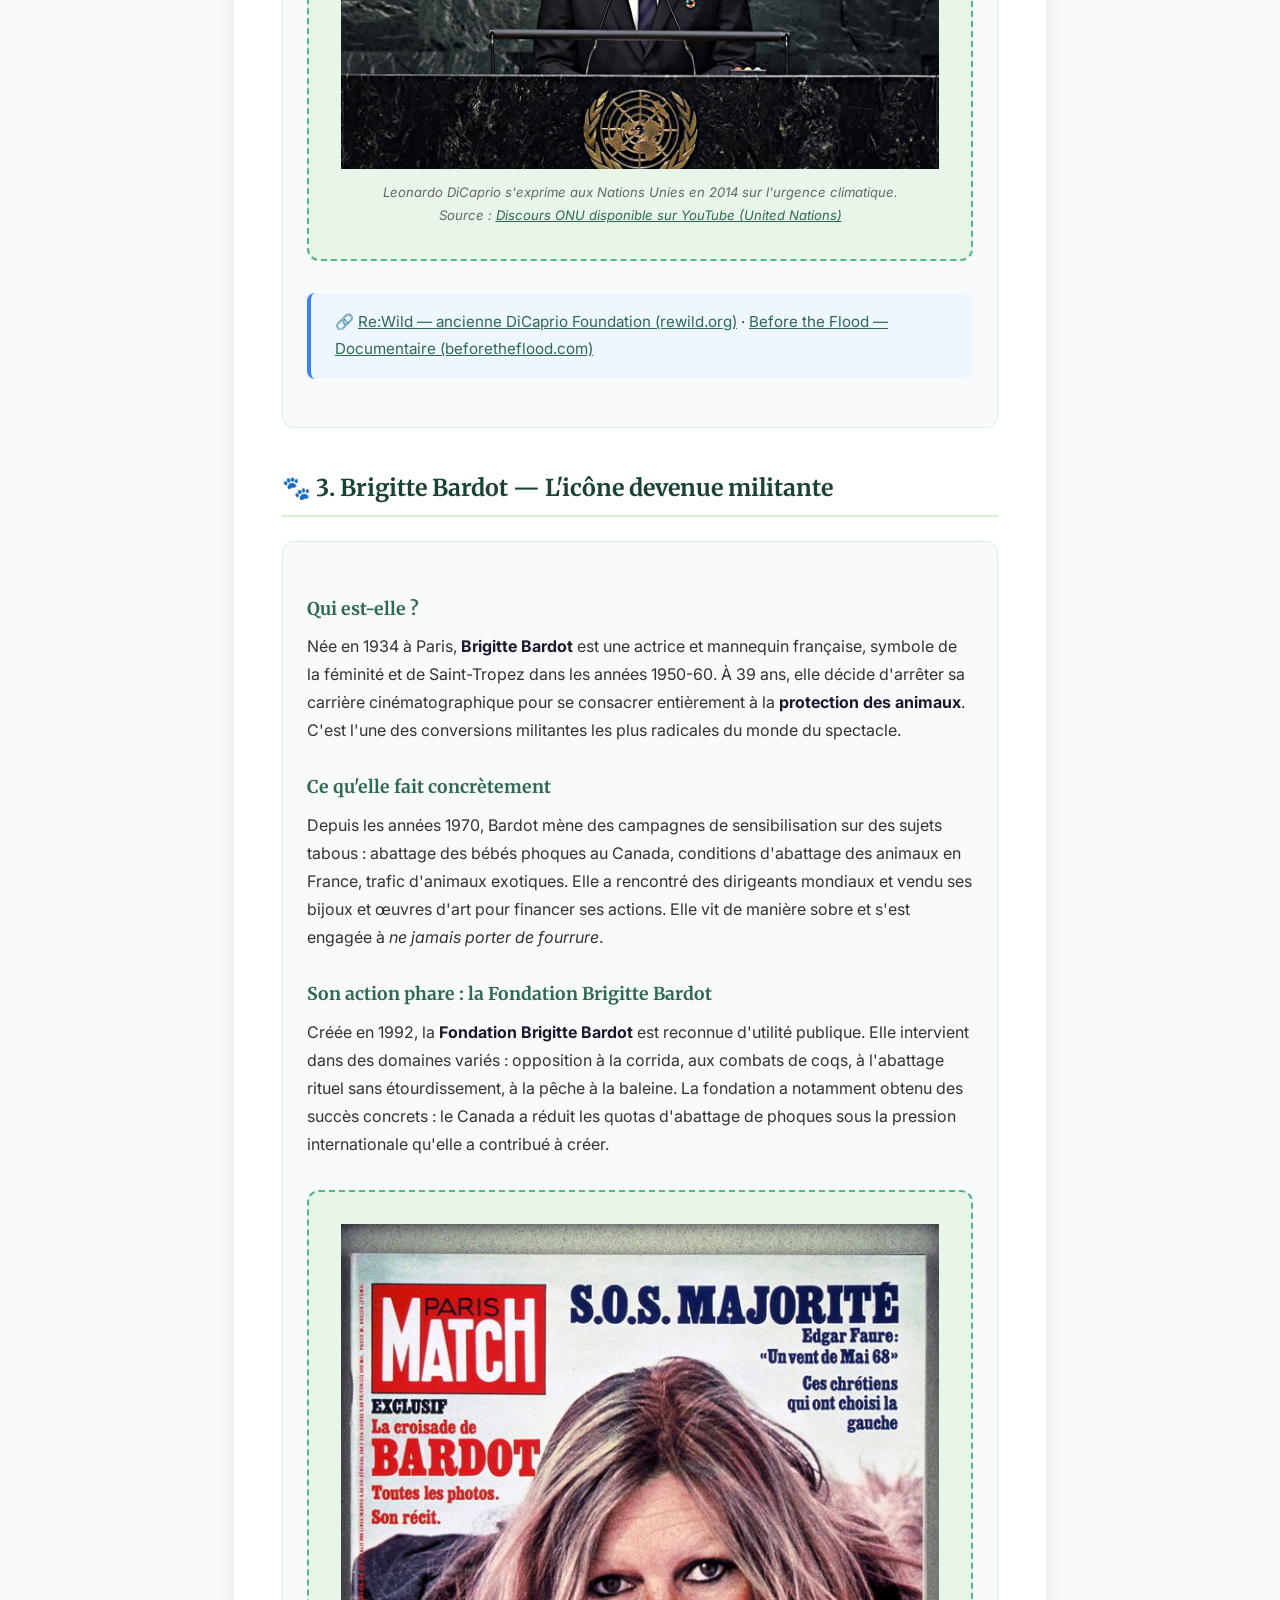
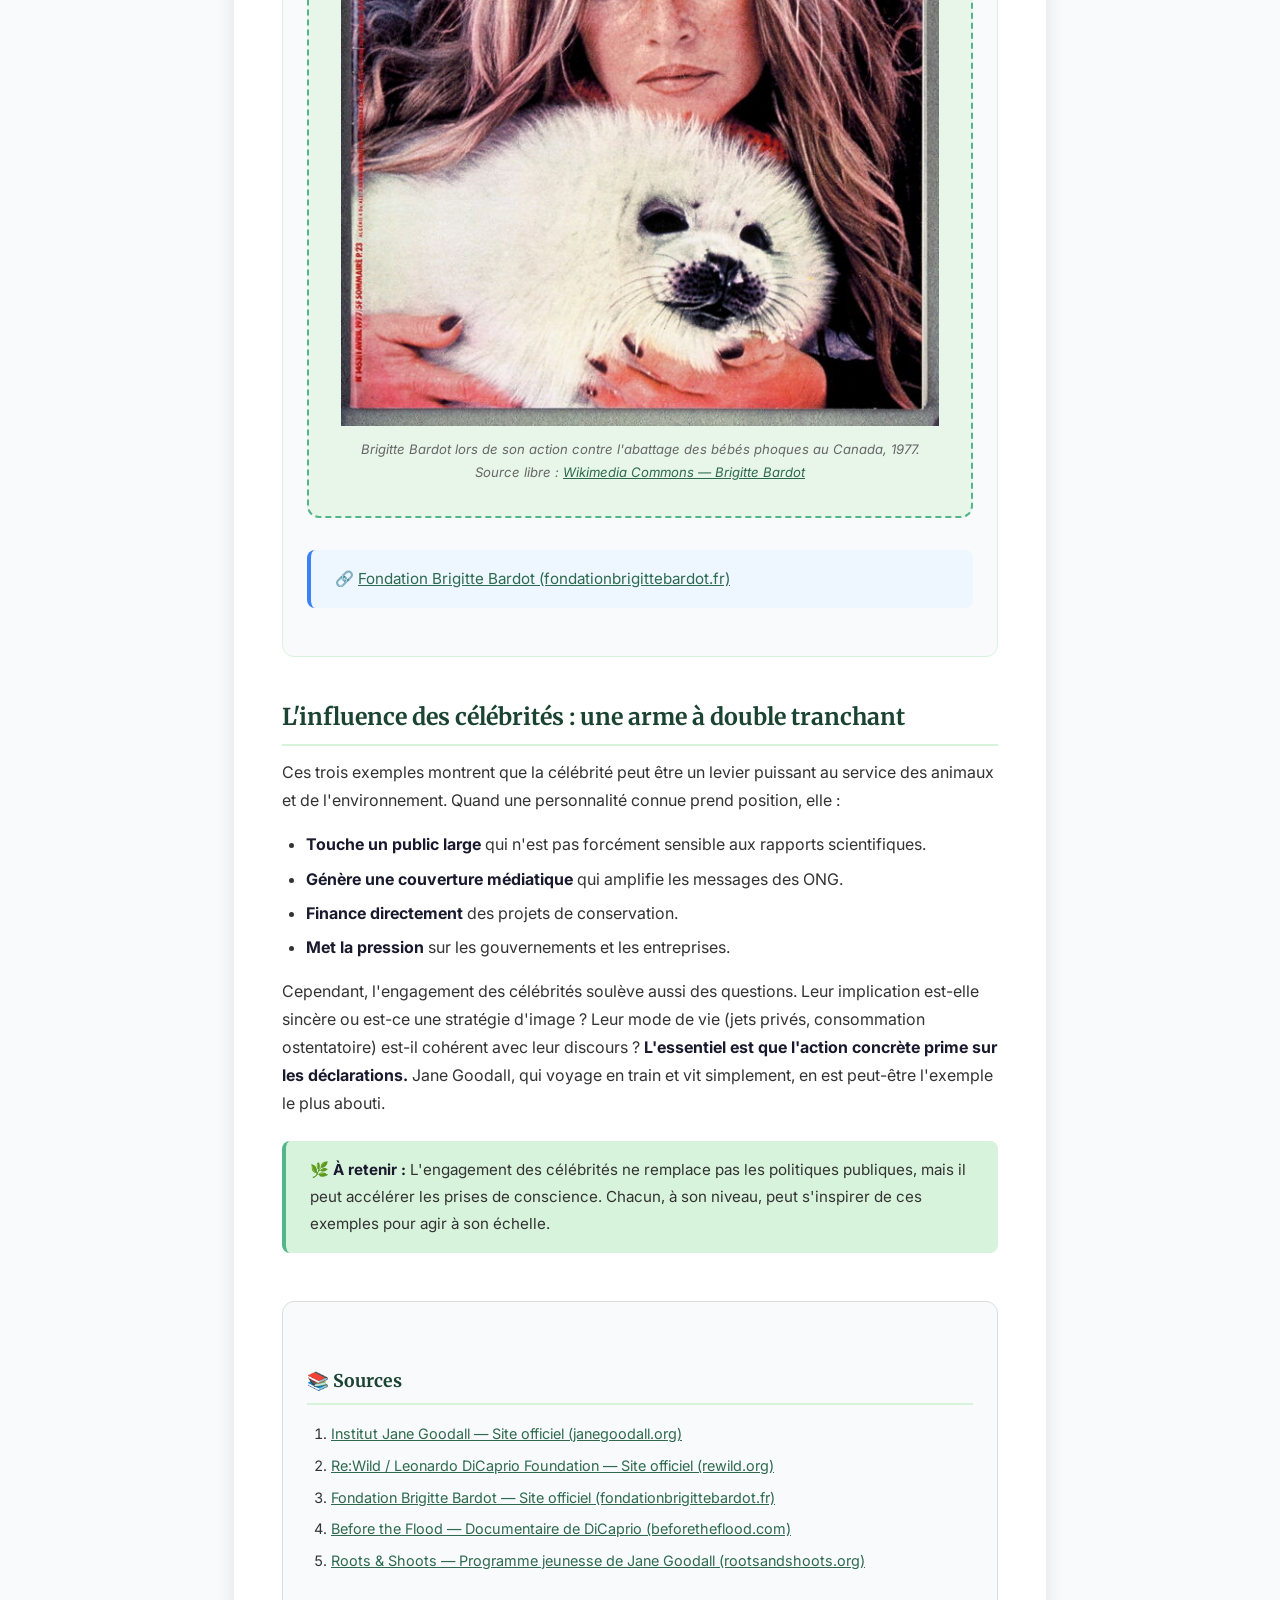
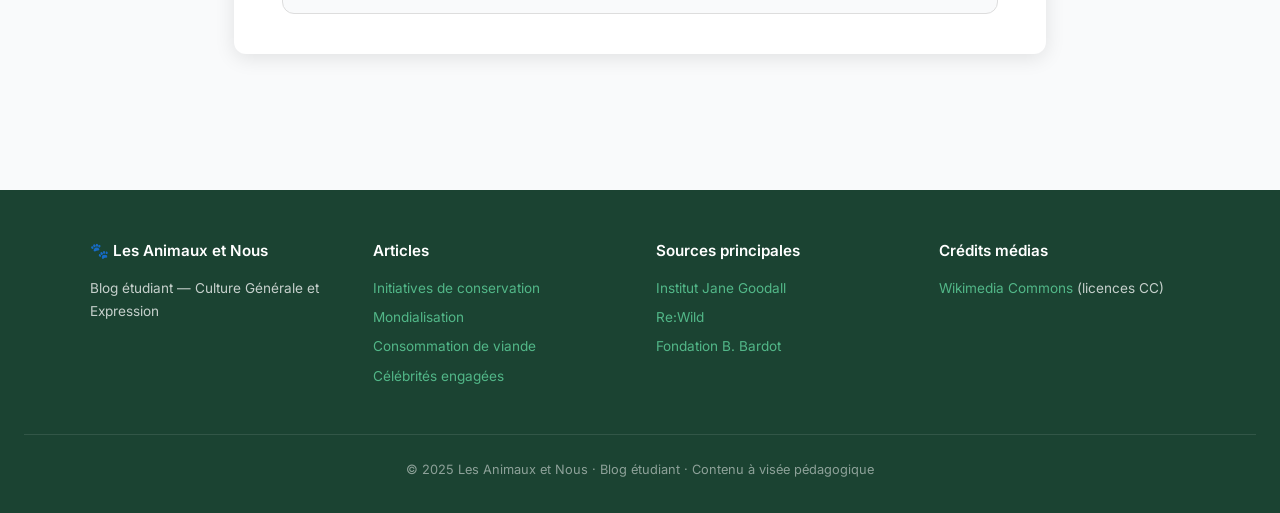
<file: articles/celebrites.html>
<!DOCTYPE html>
<html lang="fr">

<head>
    <meta charset="UTF-8" />
    <meta name="viewport" content="width=device-width, initial-scale=1.0" />
    <title>3 célébrités engagées pour la cause animale | Les Animaux et Nous</title>
    <meta name="description"
        content="Jane Goodall, Leonardo DiCaprio et Brigitte Bardot : découvrez comment ces trois célébrités s'engagent concrètement pour la protection des animaux et de la biodiversité." />
    <link rel="stylesheet" href="../assets/css/style.css" />
</head>

<body>

    <!-- ===== HEADER ===== -->
    <header>
        <div class="header-inner">
            <a class="site-logo" href="../index.html"><span>🐾</span> Les Animaux et Nous</a>
            <nav>
                <ul>
                    <li><a href="../index.html">Accueil</a></li>
                    <li><a href="initiative.html">Initiatives</a></li>
                    <li><a href="mondialisation.html">Mondialisation</a></li>
                    <li><a href="viande.html">Viande</a></li>
                    <li><a href="celebrites.html" class="active">Célébrités</a></li>
                </ul>
            </nav>
        </div>
    </header>

    <!-- ===== ARTICLE HEADER ===== -->
    <div class="article-header">
        <span class="tag">Engagement & Société</span>
        <h1>3 célébrités engagées pour la cause animale</h1>
        <p class="article-meta">📅 Mars 2025 · 🕐 Lecture : 6 min · ✍️ Blog étudiant</p>
        <div class="article-keywords">
            <span>#célébrités</span>
            <span>#engagement</span>
            <span>#cause animale</span>
            <span>#sensibilisation</span>
            <span>#influence</span>
        </div>
    </div>

    <!-- ===== BODY ===== -->
    <div class="container">
        <a href="../index.html" class="back-link">← Retour à l'accueil</a>

        <div class="article-body">

            <div class="intro-box">
                <strong>La cause animale a besoin de porte-voix.</strong>
                Lorsqu'une célébrité prend position, elle touche des millions de personnes
                et peut modifier les comportements à grande échelle.
                Voici trois personnalités qui ont transformé leur notoriété en levier d'action
                concrète pour les animaux et la biodiversité.
            </div>

            <!-- ============================================================
         CÉLÉBRITÉ 1 : JANE GOODALL
    ============================================================= -->
            <h2>🦍 1. Jane Goodall — La scientifique qui a humanisé les chimpanzés</h2>

            <div class="initiative">
                <h3>Qui est-elle ?</h3>
                <p>
                    Née en 1934 à Londres, <strong>Jane Goodall</strong> est une primatologue et
                    éthologue britannique. Elle est mondialement connue pour ses recherches pionnières
                    sur les chimpanzés en Tanzanie, qu'elle a commencées en 1960 dans la forêt de Gombe.
                    Elle y a découvert que les chimpanzés utilisent des outils — une révélation qui a
                    bouleversé la compréhension de la frontière entre l'homme et l'animal.
                </p>

                <h3>Ce qu'elle fait concrètement</h3>
                <p>
                    Depuis les années 1990, Jane Goodall a abandonné le terrain pour se consacrer
                    entièrement à la <strong>sensibilisation et à l'éducation</strong>.
                    Elle parcourt le monde (300 jours par an avant la pandémie) pour alerter sur
                    la destruction des habitats, le sort des animaux de laboratoire et l'urgence climatique.
                    Elle défend une approche globale : sauver les forêts, c'est aussi améliorer les
                    conditions de vie des populations locales.
                </p>

                <h3>Son action phare : l'Institut Jane Goodall</h3>
                <p>
                    Fondé en 1977, l'<strong>Institut Jane Goodall (JGI)</strong> est actif dans
                    30 pays. Il finance des programmes de conservation des chimpanzés, de reboisement
                    et d'éducation environnementale. Le programme <em>Roots &amp; Shoots</em>,
                    lancé en 1991, réunit aujourd'hui plus de <strong>150 000 jeunes</strong>
                    dans 60 pays pour des projets locaux de protection de l'environnement.
                </p>

                <figure class="media-block">
                    <!-- ✏️ REMPLACE le lien ci-dessous par l'URL de ton image (ex: https://upload.wikimedia.org/…/Jane_Goodall.jpg) -->
                    <img src="../assets/img/7.png" alt="Jane Goodall lors de ses recherches à Gombe Stream, Tanzanie"
                        title="📌 Remplacer LIEN_IMAGE_ICI par l'URL réelle de l'image" />
                    <figcaption>
                        Jane Goodall lors de ses recherches à Gombe Stream, Tanzanie.<br>
                        Source libre : <a href="https://commons.wikimedia.org/wiki/Jane_Goodall" target="_blank"
                            rel="noopener">Wikimedia Commons — Jane Goodall</a>
                        (photos sous licence CC)
                    </figcaption>
                </figure>

                <div class="callout info">
                    🔗 <a href="https://www.janegoodall.org" target="_blank" rel="noopener">Institut Jane Goodall
                        (janegoodall.org)</a> ·
                    <a href="https://rootsandshoots.org" target="_blank" rel="noopener">Programme Roots &amp; Shoots
                        (rootsandshoots.org)</a>
                </div>
            </div>

            <!-- ============================================================
         CÉLÉBRITÉ 2 : LEONARDO DICAPRIO
    ============================================================= -->
            <h2>🌍 2. Leonardo DiCaprio — L'acteur au service de la planète</h2>

            <div class="initiative">
                <h3>Qui est-il ?</h3>
                <p>
                    Né en 1974 à Los Angeles, <strong>Leonardo DiCaprio</strong> est l'un des acteurs
                    les plus célèbres au monde. Oscarisé pour <em>The Revenant</em> (2016), il est aussi
                    connu pour son engagement environnemental depuis la fin des années 1990.
                    Il s'intéresse en particulier aux enjeux climatiques et à la protection des océans et des forêts.
                </p>

                <h3>Ce qu'il fait concrètement</h3>
                <p>
                    DiCaprio utilise sa célébrité pour <strong>financer et amplifier</strong> des causes
                    environnementales. Sa fondation, créée en 1998, a distribué plus de
                    <strong>100 millions de dollars</strong> à des organisations de conservation dans
                    le monde entier. Il a également produit plusieurs documentaires environnementaux :
                    <em>The 11th Hour</em> (2007) et <em>Before the Flood</em> (2016),
                    qui a été vu par plus de <strong>60 millions de personnes</strong>.
                </p>

                <h3>Son action phare : la Leonardo DiCaprio Foundation</h3>
                <p>
                    Rebaptisée <strong>Re:Wild</strong> en 2021, en partenariat avec d'autres organisations,
                    cette fondation est l'une des plus actives dans la protection de la biodiversité.
                    Elle soutient des projets de restauration des forêts, de protection des océans,
                    et travaille à aider les peuples autochtones à protéger leurs terres.
                    DiCaprio a aussi alerté sur les incendies en Amazonie en 2019,
                    générant une couverture médiatique mondiale.
                </p>

                <figure class="media-block">
                    <!-- ✏️ REMPLACE le lien ci-dessous par l'URL de ton image (ex: https://upload.wikimedia.org/…/DiCaprio_UN.jpg) -->
                    <img src="../assets/img/8.png"
                        alt="Leonardo DiCaprio s'exprime aux Nations Unies en 2014 sur l'urgence climatique"
                        title="📌 Remplacer LIEN_IMAGE_ICI par l'URL réelle de l'image" />
                    <figcaption>
                        Leonardo DiCaprio s'exprime aux Nations Unies en 2014 sur l'urgence climatique.<br>
                        Source : <a href="https://www.youtube.com/watch?v=B_TC_CPsoDg" target="_blank"
                            rel="noopener">Discours ONU disponible sur YouTube (United Nations)</a>
                    </figcaption>
                </figure>

                <div class="callout info">
                    🔗 <a href="https://www.rewild.org" target="_blank" rel="noopener">Re:Wild — ancienne DiCaprio
                        Foundation (rewild.org)</a> ·
                    <a href="https://www.beforetheflood.com" target="_blank" rel="noopener">Before the Flood —
                        Documentaire (beforetheflood.com)</a>
                </div>
            </div>

            <!-- ============================================================
         CÉLÉBRITÉ 3 : BRIGITTE BARDOT
    ============================================================= -->
            <h2>🐾 3. Brigitte Bardot — L'icône devenue militante</h2>

            <div class="initiative">
                <h3>Qui est-elle ?</h3>
                <p>
                    Née en 1934 à Paris, <strong>Brigitte Bardot</strong> est une actrice et mannequin
                    française, symbole de la féminité et de Saint-Tropez dans les années 1950-60.
                    À 39 ans, elle décide d'arrêter sa carrière cinématographique pour se consacrer
                    entièrement à la <strong>protection des animaux</strong>.
                    C'est l'une des conversions militantes les plus radicales du monde du spectacle.
                </p>

                <h3>Ce qu'elle fait concrètement</h3>
                <p>
                    Depuis les années 1970, Bardot mène des campagnes de sensibilisation sur des
                    sujets tabous : abattage des bébés phoques au Canada, conditions d'abattage des
                    animaux en France, trafic d'animaux exotiques.
                    Elle a rencontré des dirigeants mondiaux et vendu ses bijoux et œuvres d'art
                    pour financer ses actions. Elle vit de manière sobre et s'est engagée à
                    <em>ne jamais porter de fourrure</em>.
                </p>

                <h3>Son action phare : la Fondation Brigitte Bardot</h3>
                <p>
                    Créée en 1992, la <strong>Fondation Brigitte Bardot</strong> est reconnue d'utilité publique.
                    Elle intervient dans des domaines variés : opposition à la corrida, aux combats de coqs,
                    à l'abattage rituel sans étourdissement, à la pêche à la baleine.
                    La fondation a notamment obtenu des succès concrets : le Canada a réduit
                    les quotas d'abattage de phoques sous la pression internationale qu'elle a contribué à créer.
                </p>

                <figure class="media-block">
                    <!-- ✏️ REMPLACE le lien ci-dessous par l'URL de ton image (ex: https://upload.wikimedia.org/…/Bardot_seals.jpg) -->
                    <img src="../assets/img/9.png"
                        alt="Brigitte Bardot lors de son action contre l'abattage des bébés phoques au Canada, 1977"
                        title="📌 Remplacer LIEN_IMAGE_ICI par l'URL réelle de l'image" />
                    <figcaption>
                        Brigitte Bardot lors de son action contre l'abattage des bébés phoques au Canada, 1977.<br>
                        Source libre : <a href="https://commons.wikimedia.org/wiki/Brigitte_Bardot" target="_blank"
                            rel="noopener">Wikimedia Commons — Brigitte Bardot</a>
                    </figcaption>
                </figure>

                <div class="callout info">
                    🔗 <a href="https://www.fondationbrigittebardot.fr" target="_blank" rel="noopener">Fondation
                        Brigitte Bardot (fondationbrigittebardot.fr)</a>
                </div>
            </div>

            <!-- ============================================================
         MINI CONCLUSION
    ============================================================= -->
            <h2>L'influence des célébrités : une arme à double tranchant</h2>

            <p>
                Ces trois exemples montrent que la célébrité peut être un levier puissant
                au service des animaux et de l'environnement.
                Quand une personnalité connue prend position, elle :
            </p>
            <ul>
                <li><strong>Touche un public large</strong> qui n'est pas forcément sensible aux rapports scientifiques.
                </li>
                <li><strong>Génère une couverture médiatique</strong> qui amplifie les messages des ONG.</li>
                <li><strong>Finance directement</strong> des projets de conservation.</li>
                <li><strong>Met la pression</strong> sur les gouvernements et les entreprises.</li>
            </ul>

            <p>
                Cependant, l'engagement des célébrités soulève aussi des questions.
                Leur implication est-elle sincère ou est-ce une stratégie d'image ?
                Leur mode de vie (jets privés, consommation ostentatoire) est-il cohérent
                avec leur discours ?
                <strong>L'essentiel est que l'action concrète prime sur les déclarations.</strong>
                Jane Goodall, qui voyage en train et vit simplement, en est peut-être
                l'exemple le plus abouti.
            </p>

            <div class="callout eco">
                🌿 <strong>À retenir :</strong> L'engagement des célébrités ne remplace pas les politiques publiques,
                mais il peut accélérer les prises de conscience. Chacun, à son niveau, peut s'inspirer
                de ces exemples pour agir à son échelle.
            </div>

            <!-- SOURCES -->
            <div class="sources-block">
                <h2>📚 Sources</h2>
                <ol>
                    <li><a href="https://www.janegoodall.org" target="_blank" rel="noopener">Institut Jane Goodall —
                            Site officiel (janegoodall.org)</a></li>
                    <li><a href="https://www.rewild.org" target="_blank" rel="noopener">Re:Wild / Leonardo DiCaprio
                            Foundation — Site officiel (rewild.org)</a></li>
                    <li><a href="https://www.fondationbrigittebardot.fr" target="_blank" rel="noopener">Fondation
                            Brigitte Bardot — Site officiel (fondationbrigittebardot.fr)</a></li>
                    <li><a href="https://www.beforetheflood.com" target="_blank" rel="noopener">Before the Flood —
                            Documentaire de DiCaprio (beforetheflood.com)</a></li>
                    <li><a href="https://rootsandshoots.org" target="_blank" rel="noopener">Roots &amp; Shoots —
                            Programme jeunesse de Jane Goodall (rootsandshoots.org)</a></li>
                </ol>
            </div>

        </div>
    </div>

    <!-- ===== FOOTER ===== -->
    <footer>
        <div class="footer-inner">
            <div class="footer-col">
                <h4>🐾 Les Animaux et Nous</h4>
                <p style="font-size:0.85rem;">Blog étudiant — Culture Générale et Expression</p>
            </div>
            <div class="footer-col">
                <h4>Articles</h4>
                <ul>
                    <li><a href="initiative.html">Initiatives de conservation</a></li>
                    <li><a href="mondialisation.html">Mondialisation</a></li>
                    <li><a href="viande.html">Consommation de viande</a></li>
                    <li><a href="celebrites.html">Célébrités engagées</a></li>
                </ul>
            </div>
            <div class="footer-col">
                <h4>Sources principales</h4>
                <ul>
                    <li><a href="https://www.janegoodall.org" target="_blank" rel="noopener">Institut Jane Goodall</a>
                    </li>
                    <li><a href="https://www.rewild.org" target="_blank" rel="noopener">Re:Wild</a></li>
                    <li><a href="https://www.fondationbrigittebardot.fr" target="_blank" rel="noopener">Fondation B.
                            Bardot</a></li>
                </ul>
            </div>
            <div class="footer-col">
                <h4>Crédits médias</h4>
                <p style="font-size:0.85rem;"><a href="https://commons.wikimedia.org" target="_blank"
                        rel="noopener">Wikimedia Commons</a> (licences CC)</p>
            </div>
        </div>
        <div class="footer-bottom">
            <p>© 2025 Les Animaux et Nous · Blog étudiant · Contenu à visée pédagogique</p>
        </div>
    </footer>

</body>

</html>
</file>
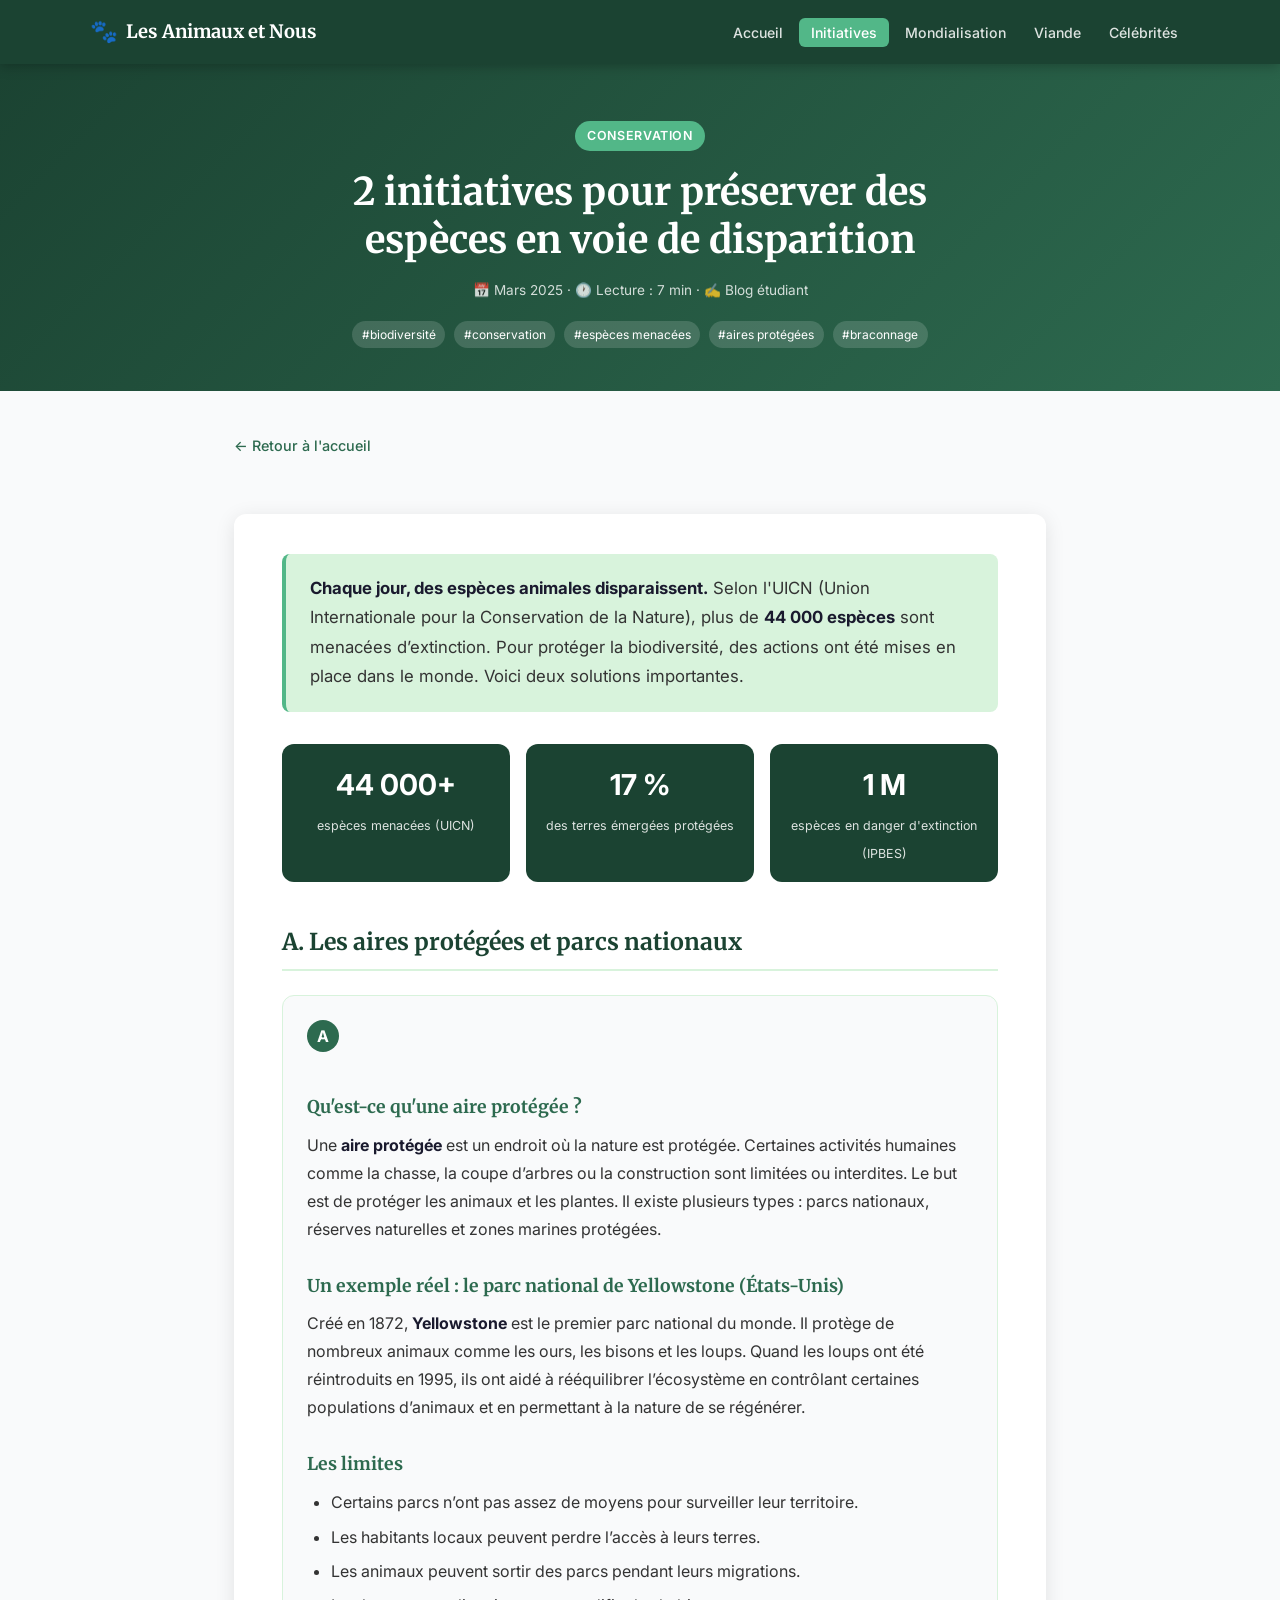
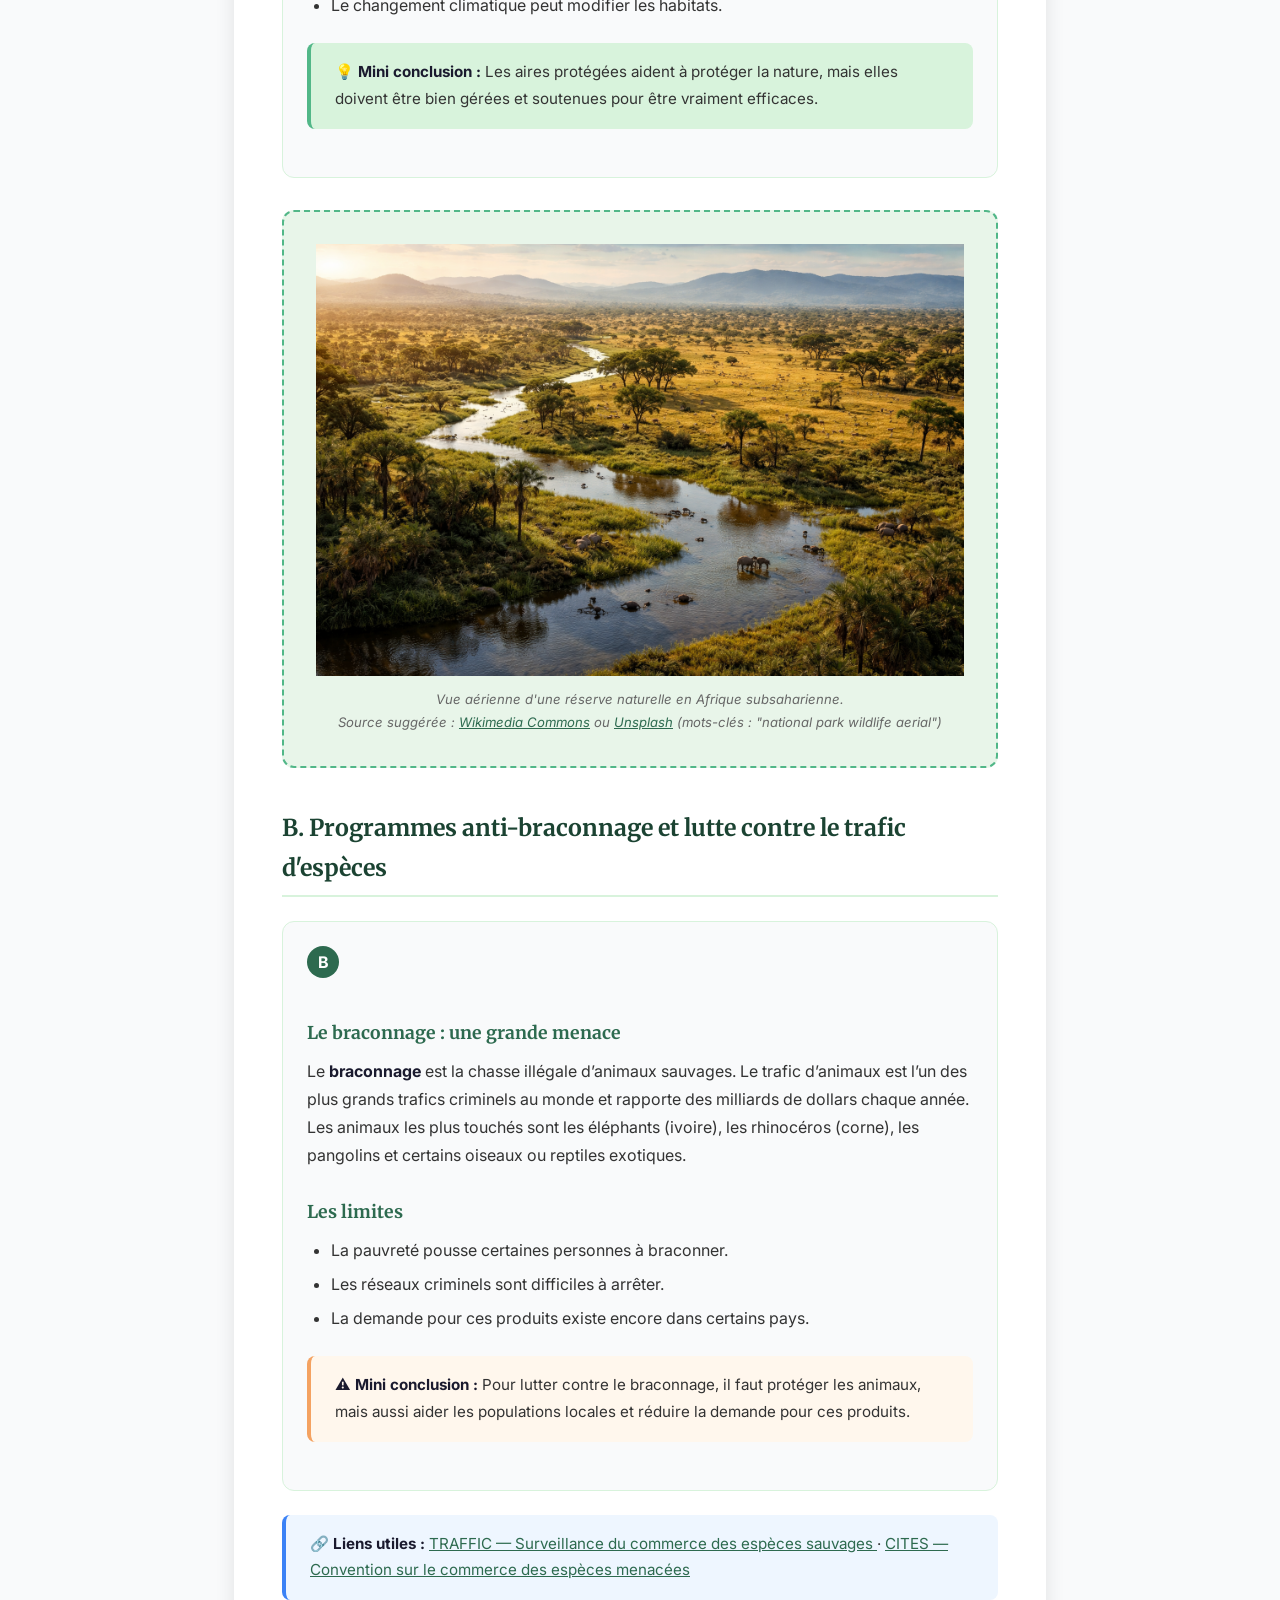
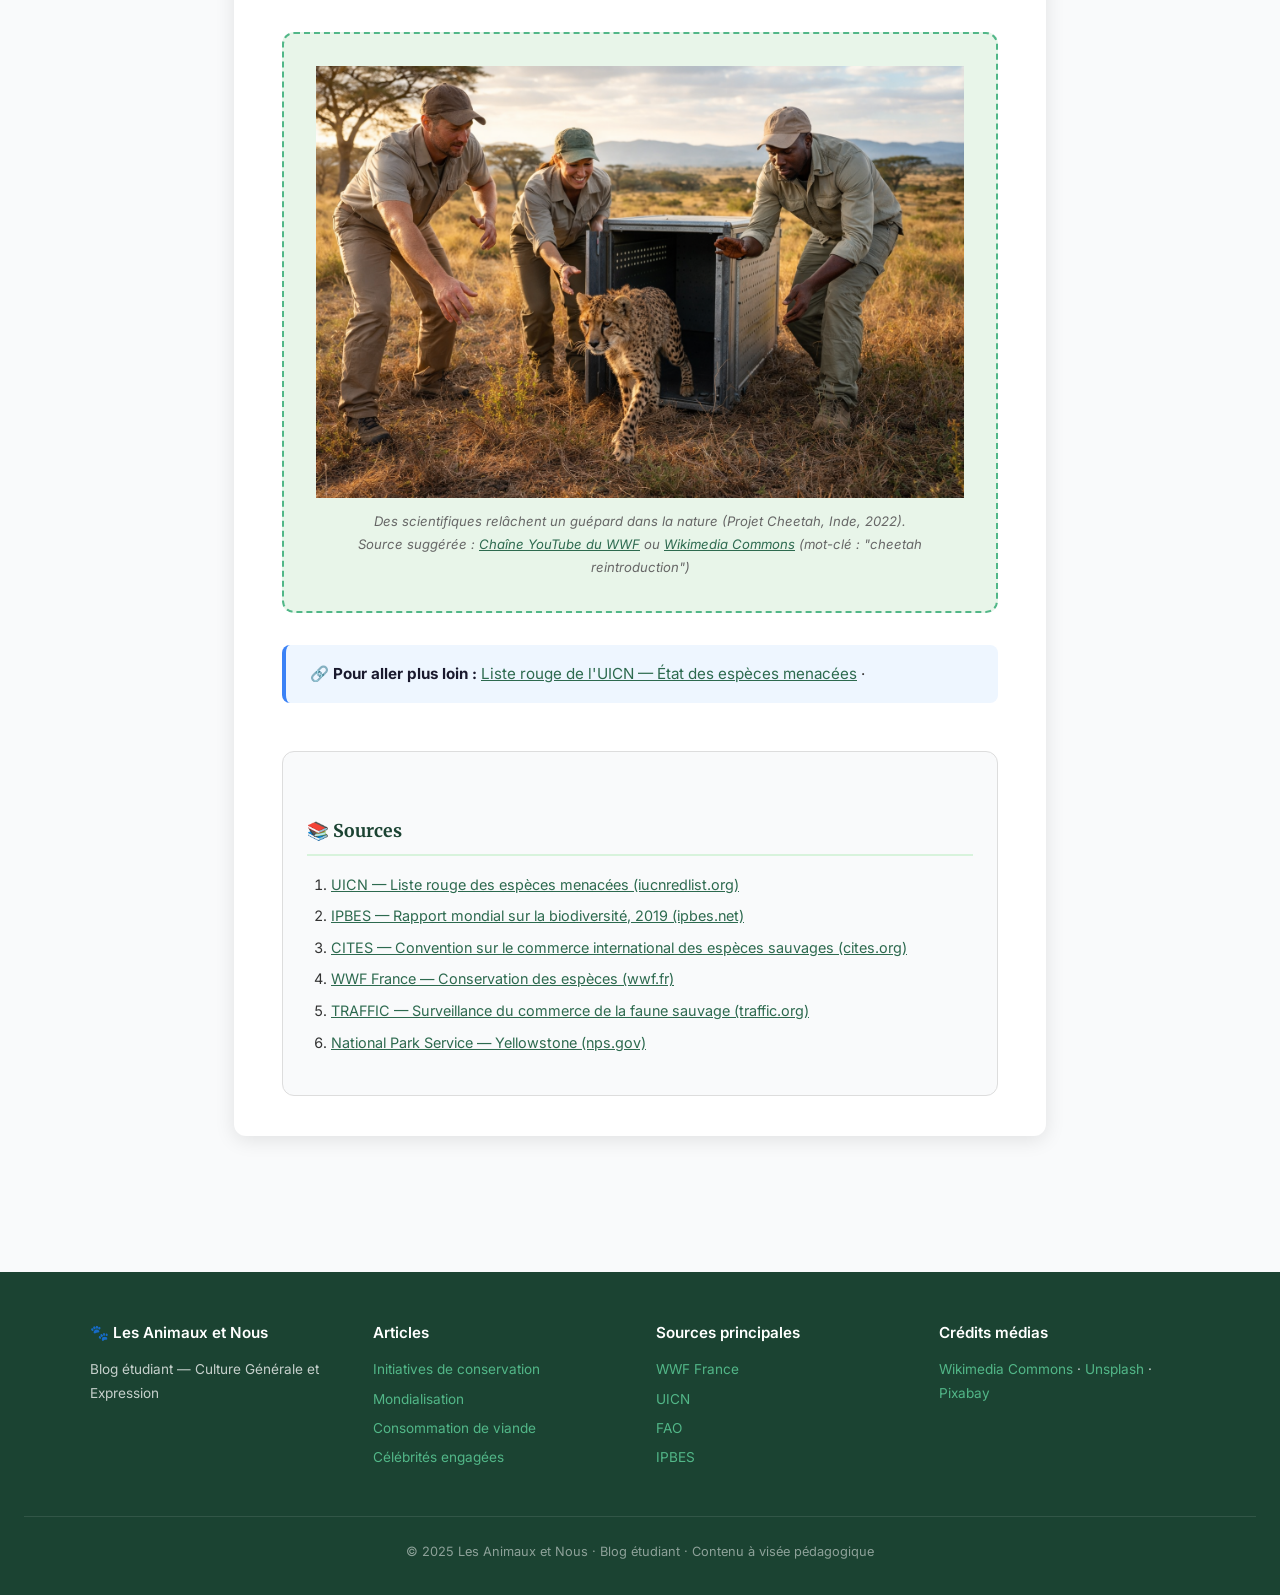
<file: articles/initiative.html>
<!DOCTYPE html>
<html lang="fr">

<head>
    <meta charset="UTF-8" />
    <meta name="viewport" content="width=device-width, initial-scale=1.0" />
    <title>2 initiatives pour préserver des espèces en voie de disparition | Les Animaux et Nous</title>
    <meta name="description"
        content="Découvrez 3 initiatives concrètes pour protéger les espèces menacées : aires protégées, lutte anti-braconnage et programmes de reproduction en captivité." />
    <link rel="stylesheet" href="../assets/css/style.css" />
</head>

<body>

    <!-- ===== HEADER ===== -->
    <header>
        <div class="header-inner">
            <a class="site-logo" href="../index.html"><span>🐾</span> Les Animaux et Nous</a>
            <nav>
                <ul>
                    <li><a href="../index.html">Accueil</a></li>
                    <li><a href="initiative.html" class="active">Initiatives</a></li>
                    <li><a href="mondialisation.html">Mondialisation</a></li>
                    <li><a href="viande.html">Viande</a></li>
                    <li><a href="celebrites.html">Célébrités</a></li>
                </ul>
            </nav>
        </div>
    </header>

    <!-- ===== ARTICLE HEADER ===== -->
    <div class="article-header">
        <span class="tag">Conservation</span>
        <h1>2 initiatives pour préserver des espèces en voie de disparition</h1>
        <p class="article-meta">📅 Mars 2025 · 🕐 Lecture : 7 min · ✍️ Blog étudiant</p>
        <div class="article-keywords">
            <span>#biodiversité</span>
            <span>#conservation</span>
            <span>#espèces menacées</span>
            <span>#aires protégées</span>
            <span>#braconnage</span>
        </div>
    </div>

    <!-- ===== ARTICLE BODY ===== -->
    <div class="container">
        <a href="../index.html" class="back-link">← Retour à l'accueil</a>

        <div class="article-body">

            <!-- INTRO -->
            <div class="intro-box">
    <strong>Chaque jour, des espèces animales disparaissent.</strong>
    Selon l'UICN (Union Internationale pour la Conservation de la Nature),
    plus de <strong>44 000 espèces</strong> sont menacées d’extinction.
    Pour protéger la biodiversité, des actions ont été mises en place dans le monde.
    Voici deux solutions importantes.
</div>

            <!-- STATS -->
            <div class="stats-row">
                <div class="stat-card"><span class="stat-number">44 000+</span><span class="stat-label">espèces menacées
                        (UICN)</span></div>
                <div class="stat-card"><span class="stat-number">17 %</span><span class="stat-label">des terres émergées
                        protégées</span></div>
                <div class="stat-card"><span class="stat-number">1 M</span><span class="stat-label">espèces en danger
                        d'extinction (IPBES)</span></div>
            </div>

            <!-- ============================================================
         INITIATIVE A
    ============================================================= -->
            <h2>A. Les aires protégées et parcs nationaux</h2>

<div class="initiative">
    <span class="initiative-letter">A</span>

    <h3>Qu'est-ce qu'une aire protégée ?</h3>
    <p>
        Une <strong>aire protégée</strong> est un endroit où la nature est protégée.
        Certaines activités humaines comme la chasse, la coupe d’arbres ou la construction
        sont limitées ou interdites.
        Le but est de protéger les animaux et les plantes.
        Il existe plusieurs types : parcs nationaux, réserves naturelles et zones marines protégées.
    </p>

    <h3>Un exemple réel : le parc national de Yellowstone (États-Unis)</h3>
    <p>
        Créé en 1872, <strong>Yellowstone</strong> est le premier parc national du monde.
        Il protège de nombreux animaux comme les ours, les bisons et les loups.
        Quand les loups ont été réintroduits en 1995, ils ont aidé à rééquilibrer l’écosystème
        en contrôlant certaines populations d’animaux et en permettant à la nature de se régénérer.
    </p>

    <h3>Les limites</h3>
    <ul>
        <li>Certains parcs n’ont pas assez de moyens pour surveiller leur territoire.</li>
        <li>Les habitants locaux peuvent perdre l’accès à leurs terres.</li>
        <li>Les animaux peuvent sortir des parcs pendant leurs migrations.</li>
        <li>Le changement climatique peut modifier les habitats.</li>
    </ul>

    <div class="callout eco">
        <strong>💡 Mini conclusion :</strong>
        Les aires protégées aident à protéger la nature,
        mais elles doivent être bien gérées et soutenues pour être vraiment efficaces.
    </div>
</div>

            <!-- MEDIA 1 -->
            <figure class="media-block">
                <!-- ✏️ REMPLACE le lien ci-dessous par l'URL de ton image (ex: https://upload.wikimedia.org/…/Yellowstone.jpg) -->
                <img src="../assets/img/1.png" alt="Vue aérienne d'une réserve naturelle en Afrique subsaharienne"
                    title="📌 Remplacer LIEN_IMAGE_ICI par l'URL réelle de l'image" />
                <figcaption>
                    Vue aérienne d'une réserve naturelle en Afrique subsaharienne.<br>
                    Source suggérée : <a href="https://commons.wikimedia.org" target="_blank" rel="noopener">Wikimedia
                        Commons</a>
                    ou <a href="https://unsplash.com" target="_blank" rel="noopener">Unsplash</a> (mots-clés : "national
                    park wildlife aerial")
                </figcaption>
            </figure>

            <!-- ============================================================
         INITIATIVE B
    ============================================================= -->
            <h2>B. Programmes anti-braconnage et lutte contre le trafic d'espèces</h2>

<div class="initiative">
    <span class="initiative-letter">B</span>

    <h3>Le braconnage : une grande menace</h3>
    <p>
        Le <strong>braconnage</strong> est la chasse illégale d’animaux sauvages.
        Le trafic d’animaux est l’un des plus grands trafics criminels au monde
        et rapporte des milliards de dollars chaque année.
        Les animaux les plus touchés sont les éléphants (ivoire), les rhinocéros
        (corne), les pangolins et certains oiseaux ou reptiles exotiques.
    </p>

    <h3>Les limites</h3>
    <ul>
        <li>La pauvreté pousse certaines personnes à braconner.</li>
        <li>Les réseaux criminels sont difficiles à arrêter.</li>
        <li>La demande pour ces produits existe encore dans certains pays.</li>
    </ul>

    <div class="callout warn">
        <strong>⚠️ Mini conclusion :</strong>
        Pour lutter contre le braconnage, il faut protéger les animaux,
        mais aussi aider les populations locales et réduire la demande
        pour ces produits.
    </div>
</div>

<div class="callout info">
    🔗 <strong>Liens utiles :</strong>
    <a href="https://www.traffic.org" target="_blank" rel="noopener">
        TRAFFIC — Surveillance du commerce des espèces sauvages
    </a> ·
    <a href="https://www.cites.org/fra" target="_blank" rel="noopener">
        CITES — Convention sur le commerce des espèces menacées
    </a>
</div>

            <!-- MEDIA 2 -->
            <figure class="media-block">
                <!-- ✏️ REMPLACE le lien ci-dessous par l'URL de ton image (ex: https://upload.wikimedia.org/…/cheetah.jpg) -->
                <img src="../assets/img/2.png" alt="Des scientifiques relâchent un guépard dans la nature"
                    title="📌 Remplacer LIEN_IMAGE_ICI par l'URL réelle de l'image" />
                <figcaption>
                    Des scientifiques relâchent un guépard dans la nature (Projet Cheetah, Inde, 2022).<br>
                    Source suggérée : <a href="https://www.youtube.com/c/WWF" target="_blank" rel="noopener">Chaîne
                        YouTube du WWF</a>
                    ou <a href="https://commons.wikimedia.org" target="_blank" rel="noopener">Wikimedia Commons</a>
                    (mot-clé : "cheetah reintroduction")
                </figcaption>
            </figure>

            <!-- CONCLUSION -->
            <div class="callout info">
                🔗 <strong>Pour aller plus loin :</strong>
                <a href="https://www.iucnredlist.org" target="_blank" rel="noopener">Liste rouge de l'UICN — État des
                    espèces menacées</a> ·
            </div>

            <!-- SOURCES -->
            <div class="sources-block">
                <h2>📚 Sources</h2>
                <ol>
                    <li><a href="https://www.iucnredlist.org" target="_blank" rel="noopener">UICN — Liste rouge des
                            espèces menacées (iucnredlist.org)</a></li>
                    <li><a href="https://ipbes.net/global-assessment" target="_blank" rel="noopener">IPBES — Rapport
                            mondial sur la biodiversité, 2019 (ipbes.net)</a></li>
                    <li><a href="https://www.cites.org/fra" target="_blank" rel="noopener">CITES — Convention sur le
                            commerce international des espèces sauvages (cites.org)</a></li>
                    <li><a href="https://www.wwf.fr" target="_blank" rel="noopener">WWF France — Conservation des
                            espèces (wwf.fr)</a></li>
                    <li><a href="https://www.traffic.org" target="_blank" rel="noopener">TRAFFIC — Surveillance du
                            commerce de la faune sauvage (traffic.org)</a></li>
                    <li><a href="https://www.nps.gov/yell/index.htm" target="_blank" rel="noopener">National Park
                            Service — Yellowstone (nps.gov)</a></li>
                </ol>
            </div>

        </div><!-- /.article-body -->
    </div><!-- /.container -->

    <!-- ===== FOOTER ===== -->
    <footer>
        <div class="footer-inner">
            <div class="footer-col">
                <h4>🐾 Les Animaux et Nous</h4>
                <p style="font-size:0.85rem;">Blog étudiant — Culture Générale et Expression</p>
            </div>
            <div class="footer-col">
                <h4>Articles</h4>
                <ul>
                    <li><a href="initiative.html">Initiatives de conservation</a></li>
                    <li><a href="mondialisation.html">Mondialisation</a></li>
                    <li><a href="viande.html">Consommation de viande</a></li>
                    <li><a href="celebrites.html">Célébrités engagées</a></li>
                </ul>
            </div>
            <div class="footer-col">
                <h4>Sources principales</h4>
                <ul>
                    <li><a href="https://www.wwf.fr" target="_blank" rel="noopener">WWF France</a></li>
                    <li><a href="https://www.iucn.org" target="_blank" rel="noopener">UICN</a></li>
                    <li><a href="https://www.fao.org" target="_blank" rel="noopener">FAO</a></li>
                    <li><a href="https://ipbes.net" target="_blank" rel="noopener">IPBES</a></li>
                </ul>
            </div>
            <div class="footer-col">
                <h4>Crédits médias</h4>
                <p style="font-size:0.85rem;"><a href="https://commons.wikimedia.org" target="_blank"
                        rel="noopener">Wikimedia Commons</a> · <a href="https://unsplash.com" target="_blank"
                        rel="noopener">Unsplash</a> · <a href="https://pixabay.com" target="_blank"
                        rel="noopener">Pixabay</a></p>
            </div>
        </div>
        <div class="footer-bottom">
            <p>© 2025 Les Animaux et Nous · Blog étudiant · Contenu à visée pédagogique</p>
        </div>
    </footer>

</body>

</html>
</file>
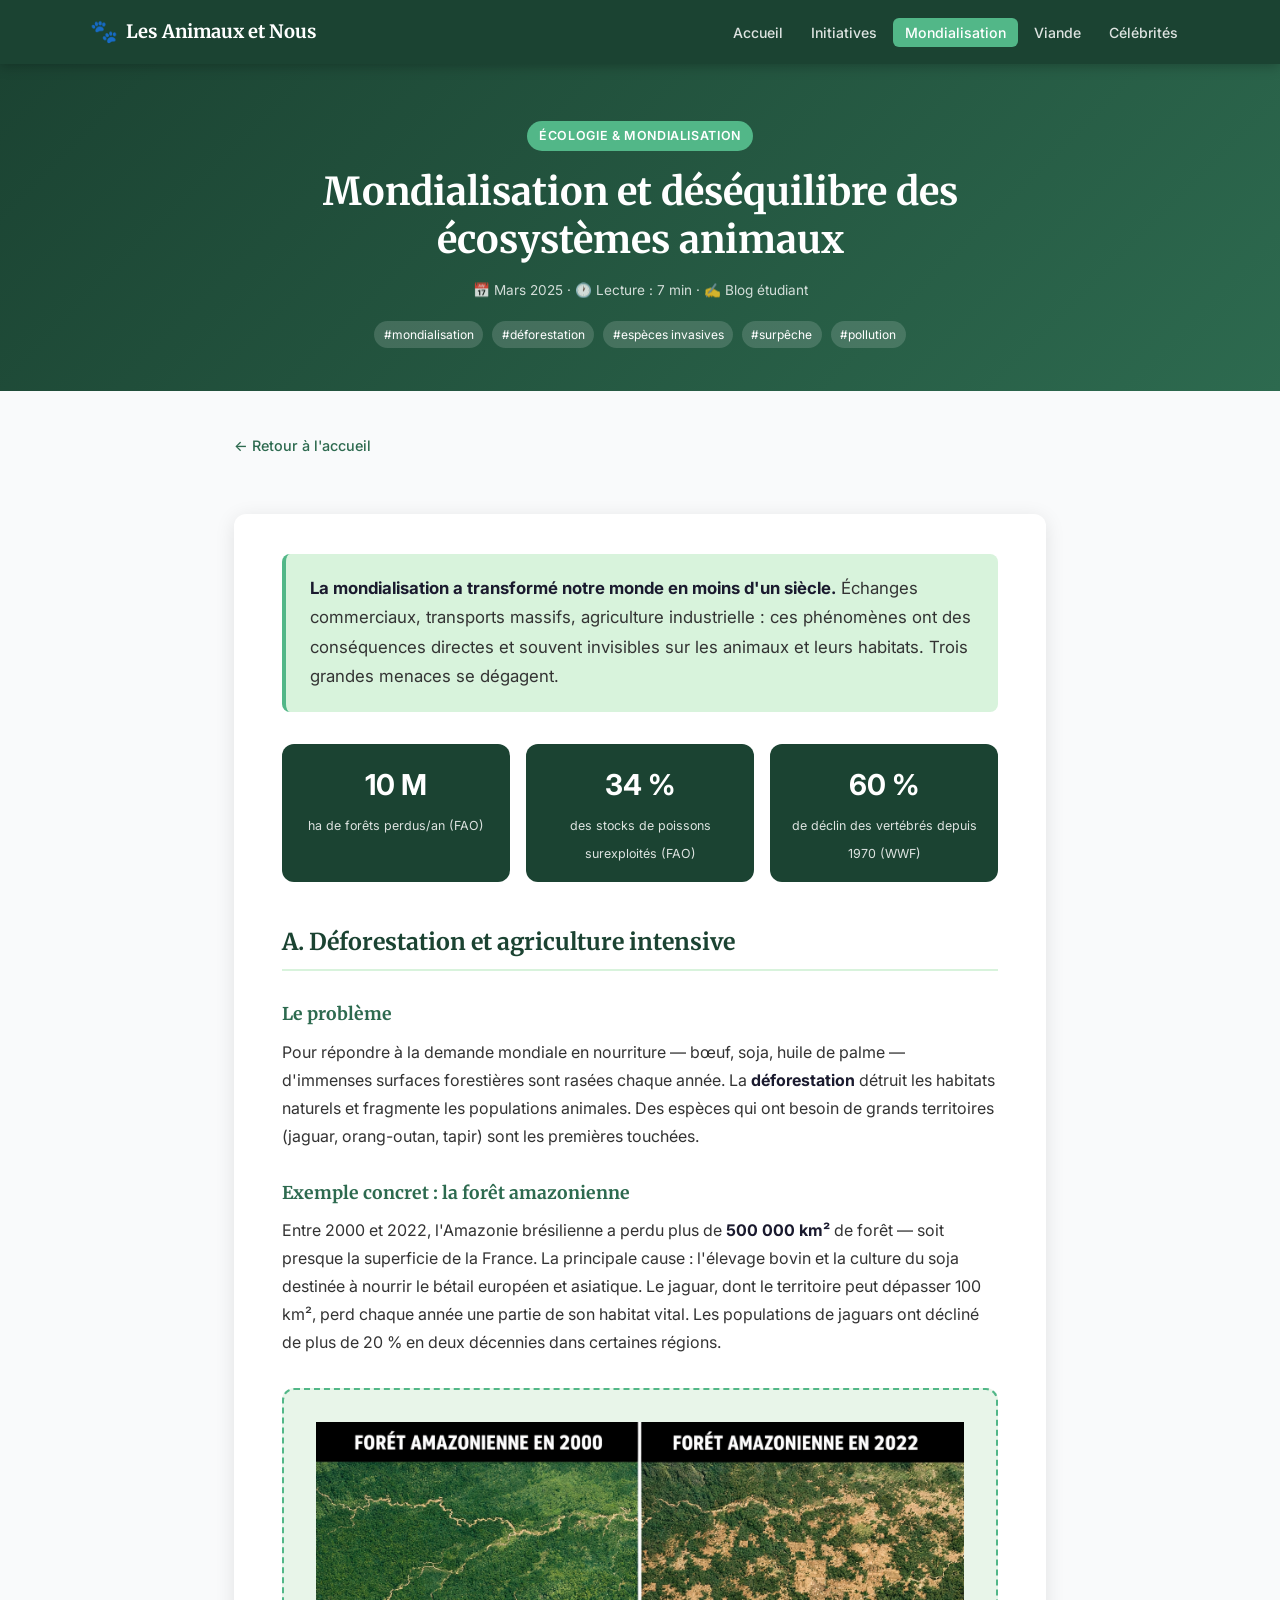
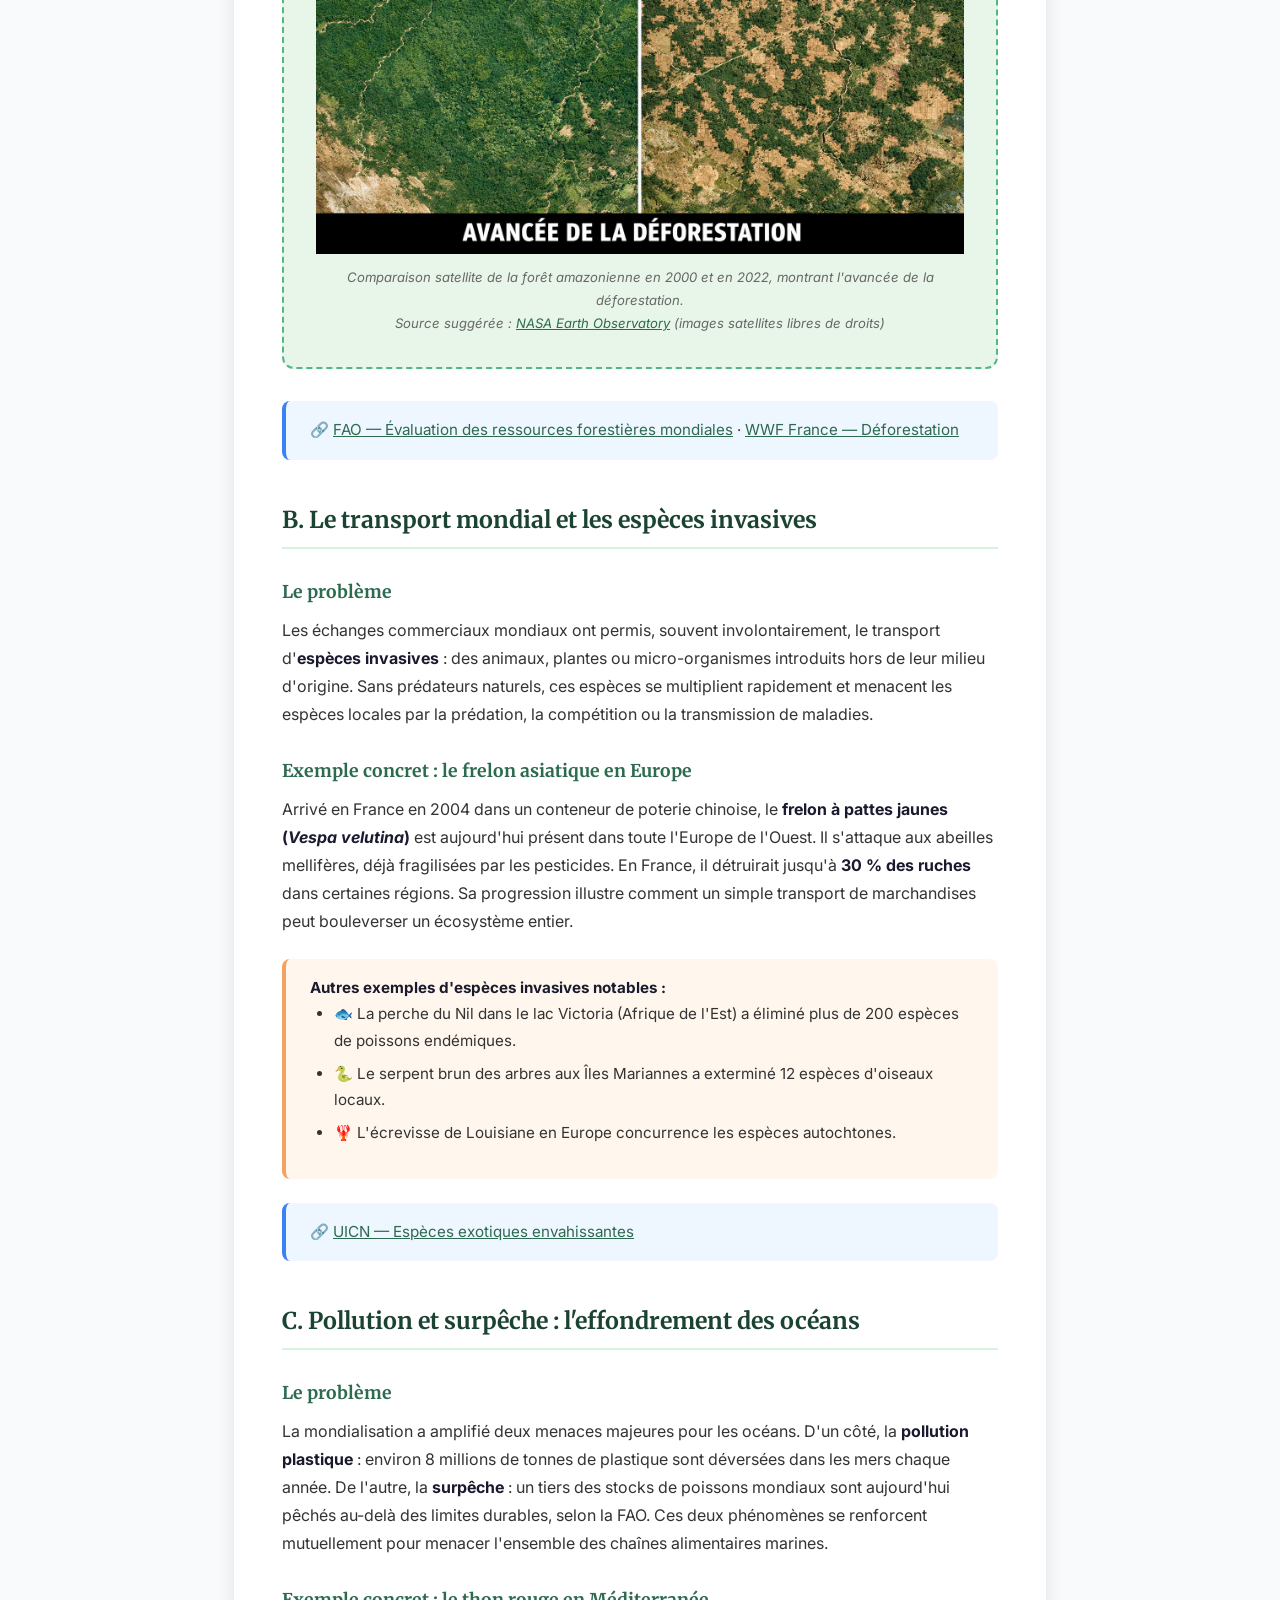
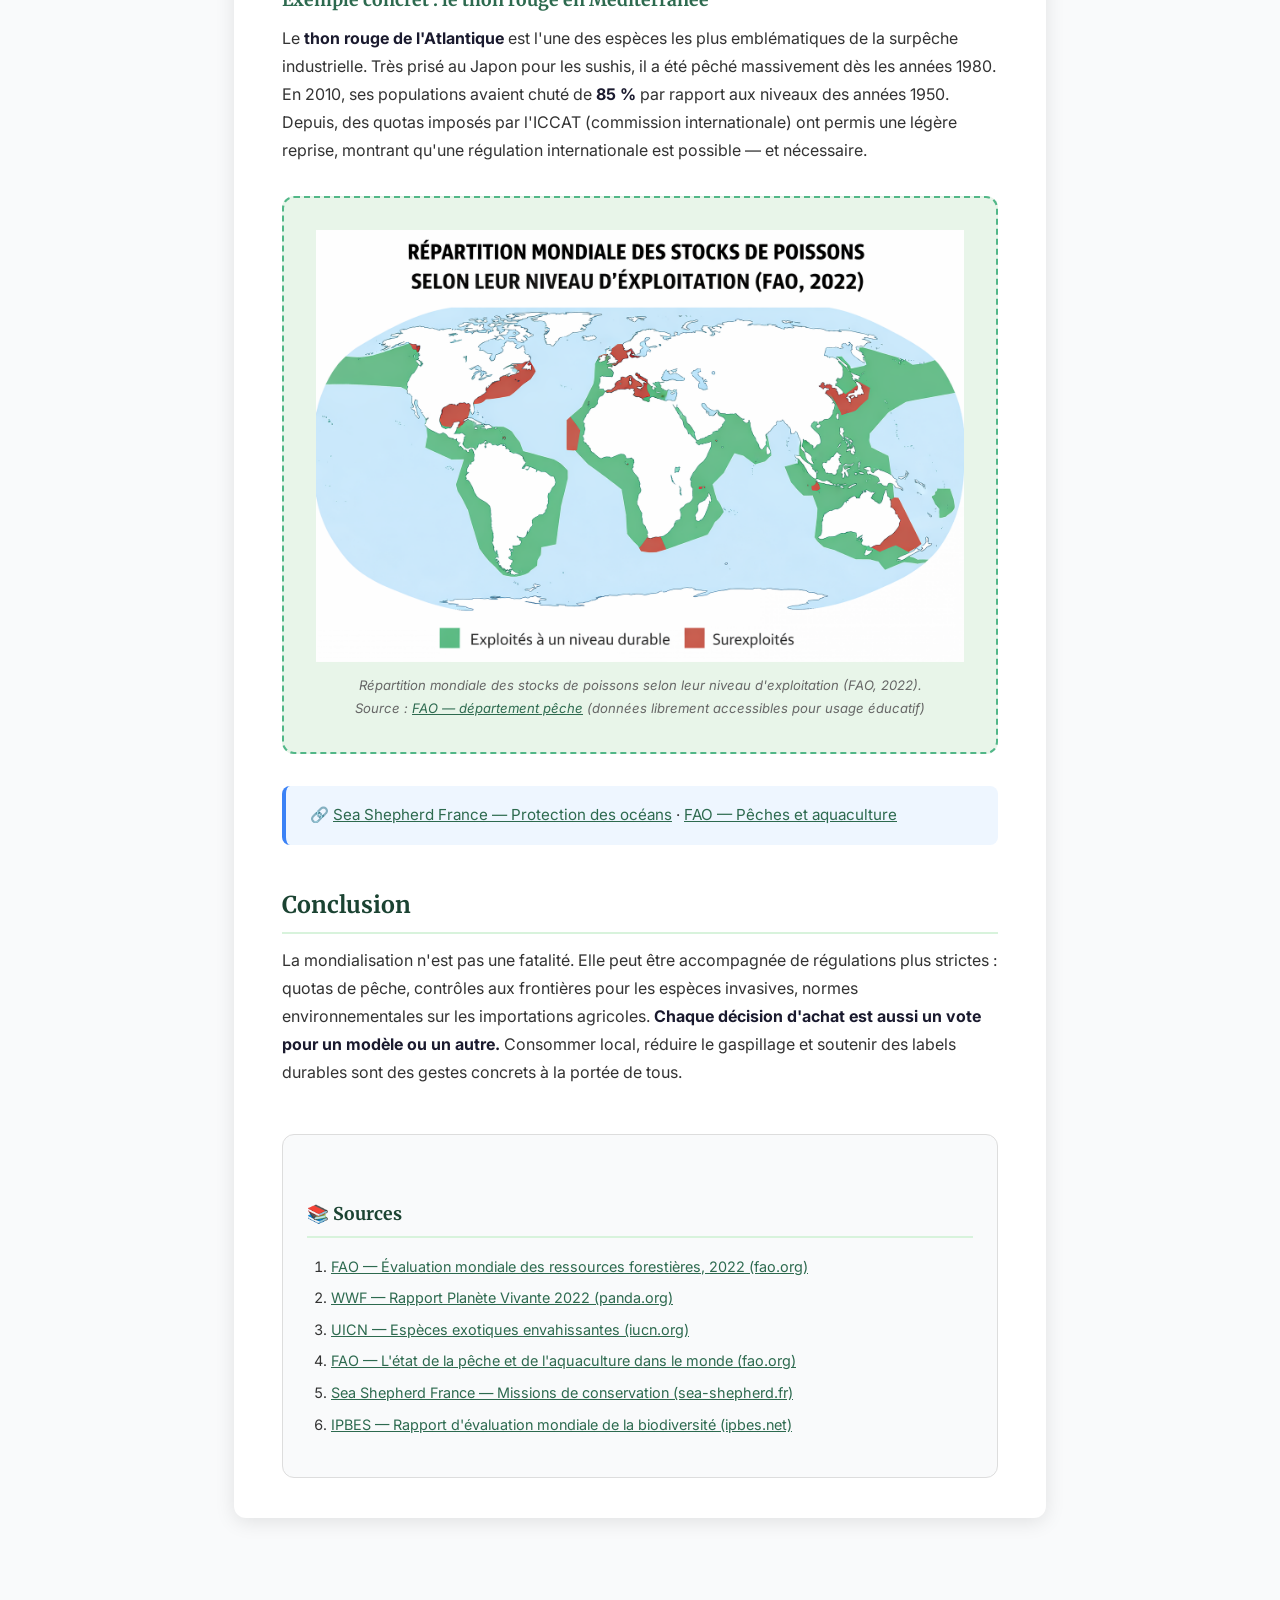
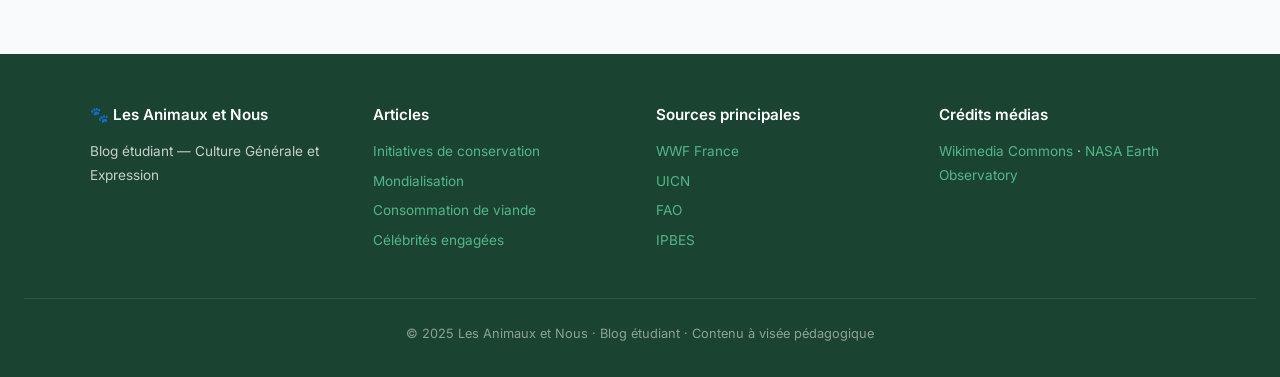
<file: articles/mondialisation.html>
<!DOCTYPE html>
<html lang="fr">

<head>
    <meta charset="UTF-8" />
    <meta name="viewport" content="width=device-width, initial-scale=1.0" />
    <title>Mondialisation et déséquilibre des écosystèmes animaux | Les Animaux et Nous</title>
    <meta name="description"
        content="Comment la mondialisation menace les écosystèmes : déforestation, espèces invasives, pollution et surpêche. Exemples concrets et liens vers des sources fiables." />
    <link rel="stylesheet" href="../assets/css/style.css" />
</head>

<body>

    <!-- ===== HEADER ===== -->
    <header>
        <div class="header-inner">
            <a class="site-logo" href="../index.html"><span>🐾</span> Les Animaux et Nous</a>
            <nav>
                <ul>
                    <li><a href="../index.html">Accueil</a></li>
                    <li><a href="initiative.html">Initiatives</a></li>
                    <li><a href="mondialisation.html" class="active">Mondialisation</a></li>
                    <li><a href="viande.html">Viande</a></li>
                    <li><a href="celebrites.html">Célébrités</a></li>
                </ul>
            </nav>
        </div>
    </header>

    <!-- ===== ARTICLE HEADER ===== -->
    <div class="article-header">
        <span class="tag">Écologie & Mondialisation</span>
        <h1>Mondialisation et déséquilibre des écosystèmes animaux</h1>
        <p class="article-meta">📅 Mars 2025 · 🕐 Lecture : 7 min · ✍️ Blog étudiant</p>
        <div class="article-keywords">
            <span>#mondialisation</span>
            <span>#déforestation</span>
            <span>#espèces invasives</span>
            <span>#surpêche</span>
            <span>#pollution</span>
        </div>
    </div>

    <!-- ===== BODY ===== -->
    <div class="container">
        <a href="../index.html" class="back-link">← Retour à l'accueil</a>

        <div class="article-body">

            <div class="intro-box">
                <strong>La mondialisation a transformé notre monde en moins d'un siècle.</strong>
                Échanges commerciaux, transports massifs, agriculture industrielle :
                ces phénomènes ont des conséquences directes et souvent invisibles sur les
                animaux et leurs habitats. Trois grandes menaces se dégagent.
            </div>

            <div class="stats-row">
                <div class="stat-card"><span class="stat-number">10 M</span><span class="stat-label">ha de forêts
                        perdus/an (FAO)</span></div>
                <div class="stat-card"><span class="stat-number">34 %</span><span class="stat-label">des stocks de
                        poissons surexploités (FAO)</span></div>
                <div class="stat-card"><span class="stat-number">60 %</span><span class="stat-label">de déclin des
                        vertébrés depuis 1970 (WWF)</span></div>
            </div>

            <!-- A: DÉFORESTATION -->
            <h2>A. Déforestation et agriculture intensive</h2>

            <h3>Le problème</h3>
            <p>
                Pour répondre à la demande mondiale en nourriture — bœuf, soja, huile de palme —
                d'immenses surfaces forestières sont rasées chaque année.
                La <strong>déforestation</strong> détruit les habitats naturels et fragmente les
                populations animales. Des espèces qui ont besoin de grands territoires
                (jaguar, orang-outan, tapir) sont les premières touchées.
            </p>

            <h3>Exemple concret : la forêt amazonienne</h3>
            <p>
                Entre 2000 et 2022, l'Amazonie brésilienne a perdu plus de <strong>500 000 km²</strong>
                de forêt — soit presque la superficie de la France. La principale cause :
                l'élevage bovin et la culture du soja destinée à nourrir le bétail européen et asiatique.
                Le jaguar, dont le territoire peut dépasser 100 km², perd chaque année une partie
                de son habitat vital. Les populations de jaguars ont décliné de plus de 20 % en
                deux décennies dans certaines régions.
            </p>

            <figure class="media-block">
                <!-- ✏️ REMPLACE le lien ci-dessous par l'URL de ton image (ex: https://earthobservatory.nasa.gov/…/amazon.jpg) -->
                <img src="../assets/img/3.png"
                    alt="Comparaison satellite de la forêt amazonienne avant et après déforestation"
                    title="📌 Remplacer LIEN_IMAGE_ICI par l'URL réelle de l'image" />
                <figcaption>
                    Comparaison satellite de la forêt amazonienne en 2000 et en 2022, montrant l'avancée de la
                    déforestation.<br>
                    Source suggérée : <a href="https://earthobservatory.nasa.gov" target="_blank" rel="noopener">NASA
                        Earth Observatory</a>
                    (images satellites libres de droits)
                </figcaption>
            </figure>

            <div class="callout info">
                🔗 <a href="https://www.fao.org/forest-resources-assessment/fr/" target="_blank" rel="noopener">FAO —
                    Évaluation des ressources forestières mondiales</a> ·
                <a href="https://www.wwf.fr/champs-daction/foret/deforestation" target="_blank" rel="noopener">WWF
                    France — Déforestation</a>
            </div>

            <!-- B: ESPÈCES INVASIVES -->
            <h2>B. Le transport mondial et les espèces invasives</h2>

            <h3>Le problème</h3>
            <p>
                Les échanges commerciaux mondiaux ont permis, souvent involontairement, le
                transport d'<strong>espèces invasives</strong> : des animaux, plantes ou micro-organismes
                introduits hors de leur milieu d'origine. Sans prédateurs naturels, ces espèces
                se multiplient rapidement et menacent les espèces locales par la prédation,
                la compétition ou la transmission de maladies.
            </p>

            <h3>Exemple concret : le frelon asiatique en Europe</h3>
            <p>
                Arrivé en France en 2004 dans un conteneur de poterie chinoise,
                le <strong>frelon à pattes jaunes (<em>Vespa velutina</em>)</strong> est
                aujourd'hui présent dans toute l'Europe de l'Ouest.
                Il s'attaque aux abeilles mellifères, déjà fragilisées par les pesticides.
                En France, il détruirait jusqu'à <strong>30 % des ruches</strong> dans certaines régions.
                Sa progression illustre comment un simple transport de marchandises peut bouleverser
                un écosystème entier.
            </p>

            <div class="callout warn">
                <strong>Autres exemples d'espèces invasives notables :</strong>
                <ul>
                    <li>🐟 La perche du Nil dans le lac Victoria (Afrique de l'Est) a éliminé plus de 200 espèces de
                        poissons endémiques.</li>
                    <li>🐍 Le serpent brun des arbres aux Îles Mariannes a exterminé 12 espèces d'oiseaux locaux.</li>
                    <li>🦞 L'écrevisse de Louisiane en Europe concurrence les espèces autochtones.</li>
                </ul>
            </div>

            <div class="callout info">
                🔗 <a href="https://www.iucn.org/resources/issues-brief/invasive-alien-species" target="_blank"
                    rel="noopener">UICN — Espèces exotiques envahissantes</a>
            </div>

            <!-- C: POLLUTION ET SURPÊCHE -->
            <h2>C. Pollution et surpêche : l'effondrement des océans</h2>

            <h3>Le problème</h3>
            <p>
                La mondialisation a amplifié deux menaces majeures pour les océans.
                D'un côté, la <strong>pollution plastique</strong> : environ 8 millions de tonnes
                de plastique sont déversées dans les mers chaque année.
                De l'autre, la <strong>surpêche</strong> : un tiers des stocks de poissons mondiaux
                sont aujourd'hui pêchés au-delà des limites durables, selon la FAO.
                Ces deux phénomènes se renforcent mutuellement pour menacer l'ensemble des
                chaînes alimentaires marines.
            </p>

            <h3>Exemple concret : le thon rouge en Méditerranée</h3>
            <p>
                Le <strong>thon rouge de l'Atlantique</strong> est l'une des espèces les plus
                emblématiques de la surpêche industrielle. Très prisé au Japon pour les sushis,
                il a été pêché massivement dès les années 1980. En 2010, ses populations avaient
                chuté de <strong>85 %</strong> par rapport aux niveaux des années 1950.
                Depuis, des quotas imposés par l'ICCAT (commission internationale) ont permis
                une légère reprise, montrant qu'une régulation internationale est possible — et nécessaire.
            </p>

            <figure class="media-block">
                <!-- ✏️ REMPLACE le lien ci-dessous par l'URL de ton image/infographie (ex: https://www.fao.org/…/fish-stocks-chart.png) -->
                <img src="../assets/img/4.png"
                    alt="Répartition mondiale des stocks de poissons selon leur niveau d'exploitation (FAO, 2022)"
                    title="📌 Remplacer LIEN_IMAGE_ICI par l'URL réelle de l'image" />
                <figcaption>
                    Répartition mondiale des stocks de poissons selon leur niveau d'exploitation (FAO, 2022).<br>
                    Source : <a href="https://www.fao.org/fishery/fr/" target="_blank" rel="noopener">FAO — département
                        pêche</a>
                    (données librement accessibles pour usage éducatif)
                </figcaption>
            </figure>

            <div class="callout info">
                🔗 <a href="https://www.sea-shepherd.fr" target="_blank" rel="noopener">Sea Shepherd France — Protection
                    des océans</a> ·
                <a href="https://www.fao.org/fishery/fr/" target="_blank" rel="noopener">FAO — Pêches et aquaculture</a>
            </div>

            <!-- CONCLUSION -->
            <h2>Conclusion</h2>
            <p>
                La mondialisation n'est pas une fatalité. Elle peut être accompagnée de régulations
                plus strictes : quotas de pêche, contrôles aux frontières pour les espèces invasives,
                normes environnementales sur les importations agricoles.
                <strong>Chaque décision d'achat est aussi un vote pour un modèle ou un autre.</strong>
                Consommer local, réduire le gaspillage et soutenir des labels durables sont des
                gestes concrets à la portée de tous.
            </p>

            <!-- SOURCES -->
            <div class="sources-block">
                <h2>📚 Sources</h2>
                <ol>
                    <li><a href="https://www.fao.org/forest-resources-assessment/fr/" target="_blank" rel="noopener">FAO
                            — Évaluation mondiale des ressources forestières, 2022 (fao.org)</a></li>
                    <li><a href="https://livingplanet.panda.org/fr-fr/" target="_blank" rel="noopener">WWF — Rapport
                            Planète Vivante 2022 (panda.org)</a></li>
                    <li><a href="https://www.iucn.org/resources/issues-brief/invasive-alien-species" target="_blank"
                            rel="noopener">UICN — Espèces exotiques envahissantes (iucn.org)</a></li>
                    <li><a href="https://www.fao.org/fishery/fr/" target="_blank" rel="noopener">FAO — L'état de la
                            pêche et de l'aquaculture dans le monde (fao.org)</a></li>
                    <li><a href="https://www.sea-shepherd.fr" target="_blank" rel="noopener">Sea Shepherd France —
                            Missions de conservation (sea-shepherd.fr)</a></li>
                    <li><a href="https://ipbes.net/global-assessment" target="_blank" rel="noopener">IPBES — Rapport
                            d'évaluation mondiale de la biodiversité (ipbes.net)</a></li>
                </ol>
            </div>

        </div>
    </div>

    <!-- ===== FOOTER ===== -->
    <footer>
        <div class="footer-inner">
            <div class="footer-col">
                <h4>🐾 Les Animaux et Nous</h4>
                <p style="font-size:0.85rem;">Blog étudiant — Culture Générale et Expression</p>
            </div>
            <div class="footer-col">
                <h4>Articles</h4>
                <ul>
                    <li><a href="initiative.html">Initiatives de conservation</a></li>
                    <li><a href="mondialisation.html">Mondialisation</a></li>
                    <li><a href="viande.html">Consommation de viande</a></li>
                    <li><a href="celebrites.html">Célébrités engagées</a></li>
                </ul>
            </div>
            <div class="footer-col">
                <h4>Sources principales</h4>
                <ul>
                    <li><a href="https://www.wwf.fr" target="_blank" rel="noopener">WWF France</a></li>
                    <li><a href="https://www.iucn.org" target="_blank" rel="noopener">UICN</a></li>
                    <li><a href="https://www.fao.org" target="_blank" rel="noopener">FAO</a></li>
                    <li><a href="https://ipbes.net" target="_blank" rel="noopener">IPBES</a></li>
                </ul>
            </div>
            <div class="footer-col">
                <h4>Crédits médias</h4>
                <p style="font-size:0.85rem;"><a href="https://commons.wikimedia.org" target="_blank"
                        rel="noopener">Wikimedia Commons</a> · <a href="https://earthobservatory.nasa.gov"
                        target="_blank" rel="noopener">NASA Earth Observatory</a></p>
            </div>
        </div>
        <div class="footer-bottom">
            <p>© 2025 Les Animaux et Nous · Blog étudiant · Contenu à visée pédagogique</p>
        </div>
    </footer>

</body>

</html>
</file>
<file: assets/css/style.css>
/* ============================================================
   Les Animaux et Nous — Feuille de style principale
   ============================================================ */

@import url('https://fonts.googleapis.com/css2?family=Merriweather:ital,wght@0,300;0,400;0,700;1,300&family=Inter:wght@400;500;600;700&display=swap');

/* ---------- Variables ---------- */
:root {
  --green-dark:   #1b4332;
  --green-mid:    #2d6a4f;
  --green-light:  #52b788;
  --green-pale:   #d8f3dc;
  --accent:       #f4a261;
  --text-dark:    #1a1a2e;
  --text-body:    #333333;
  --text-light:   #666666;
  --white:        #ffffff;
  --bg-light:     #f9fafb;
  --shadow:       0 4px 20px rgba(0,0,0,0.10);
  --radius:       12px;
  --max-w:        860px;
}

/* ---------- Reset ---------- */
*, *::before, *::after { box-sizing: border-box; margin: 0; padding: 0; }
html { scroll-behavior: smooth; }
body {
  font-family: 'Inter', sans-serif;
  font-size: 1rem;
  line-height: 1.75;
  color: var(--text-body);
  background: var(--bg-light);
}
img { max-width: 100%; height: auto; display: block; }
a { color: var(--green-mid); text-decoration: underline; }
a:hover { color: var(--green-dark); }

/* ---------- Header & Nav ---------- */
header {
  background: var(--green-dark);
  color: var(--white);
  padding: 0 1.5rem;
  position: sticky;
  top: 0;
  z-index: 100;
  box-shadow: 0 2px 12px rgba(0,0,0,0.25);
}
.header-inner {
  max-width: 1100px;
  margin: 0 auto;
  display: flex;
  align-items: center;
  justify-content: space-between;
  height: 64px;
}
.site-logo {
  font-family: 'Merriweather', serif;
  font-size: 1.15rem;
  font-weight: 700;
  color: var(--white);
  text-decoration: none;
  display: flex;
  align-items: center;
  gap: 0.5rem;
}
.site-logo span { font-size: 1.4rem; }
nav ul {
  list-style: none;
  display: flex;
  gap: 0.25rem;
}
nav ul li a {
  color: rgba(255,255,255,0.85);
  text-decoration: none;
  font-size: 0.88rem;
  font-weight: 500;
  padding: 0.4rem 0.75rem;
  border-radius: 6px;
  transition: background 0.2s, color 0.2s;
}
nav ul li a:hover,
nav ul li a.active {
  background: var(--green-light);
  color: var(--white);
}

/* ---------- Hero Banner (index) ---------- */
.hero {
  background: linear-gradient(135deg, var(--green-dark) 0%, var(--green-mid) 60%, var(--green-light) 100%);
  color: var(--white);
  text-align: center;
  padding: 5rem 1.5rem 4rem;
  position: relative;
  overflow: hidden;
}
.hero::before {
  content: '';
  position: absolute;
  inset: 0;
  background: url("data:image/svg+xml,%3Csvg xmlns='http://www.w3.org/2000/svg' viewBox='0 0 800 200'%3E%3Cellipse cx='400' cy='200' rx='500' ry='80' fill='rgba(255,255,255,0.04)'/%3E%3C/svg%3E") center bottom/cover no-repeat;
}
.hero-emoji { font-size: 4rem; display: block; margin-bottom: 1rem; animation: bounce 2s infinite; }
@keyframes bounce { 0%,100%{transform:translateY(0)} 50%{transform:translateY(-8px)} }
.hero h1 {
  font-family: 'Merriweather', serif;
  font-size: clamp(1.8rem, 4vw, 3rem);
  font-weight: 700;
  margin-bottom: 1rem;
  line-height: 1.2;
}
.hero p {
  font-size: 1.1rem;
  max-width: 600px;
  margin: 0 auto 2rem;
  opacity: 0.92;
}

/* ---------- Main Container ---------- */
.container {
  max-width: var(--max-w);
  margin: 0 auto;
  padding: 2.5rem 1.5rem;
}
.container-wide {
  max-width: 1100px;
  margin: 0 auto;
  padding: 2.5rem 1.5rem;
}

/* ---------- Article Cards (index) ---------- */
.articles-grid {
  display: grid;
  grid-template-columns: repeat(auto-fit, minmax(240px, 1fr));
  gap: 1.5rem;
  margin-top: 2rem;
}
.card {
  background: var(--white);
  border-radius: var(--radius);
  box-shadow: var(--shadow);
  overflow: hidden;
  transition: transform 0.2s, box-shadow 0.2s;
  display: flex;
  flex-direction: column;
}
.card:hover { transform: translateY(-4px); box-shadow: 0 8px 30px rgba(0,0,0,0.13); }
.card-header {
  background: var(--green-mid);
  color: var(--white);
  font-size: 2.5rem;
  text-align: center;
  padding: 1.5rem;
}
.card-body { padding: 1.25rem 1.5rem; flex: 1; }
.card-body h3 {
  font-family: 'Merriweather', serif;
  font-size: 1rem;
  font-weight: 700;
  color: var(--green-dark);
  margin-bottom: 0.5rem;
  line-height: 1.4;
}
.card-body p { font-size: 0.88rem; color: var(--text-light); }
.card-footer { padding: 1rem 1.5rem; }
.btn {
  display: inline-block;
  background: var(--green-mid);
  color: var(--white);
  text-decoration: none;
  padding: 0.55rem 1.25rem;
  border-radius: 8px;
  font-size: 0.88rem;
  font-weight: 600;
  transition: background 0.2s;
}
.btn:hover { background: var(--green-dark); color: var(--white); }
.btn-accent { background: var(--accent); }
.btn-accent:hover { background: #e07b3a; }

/* ---------- About Block (index) ---------- */
.about-block {
  background: var(--green-pale);
  border-left: 5px solid var(--green-light);
  border-radius: var(--radius);
  padding: 1.5rem 2rem;
  margin-top: 3rem;
}
.about-block h2 { color: var(--green-dark); margin-bottom: 0.75rem; font-family: 'Merriweather', serif; }

/* ---------- Article Page ---------- */
.article-header {
  background: linear-gradient(135deg, var(--green-dark), var(--green-mid));
  color: var(--white);
  padding: 3.5rem 1.5rem 2.5rem;
  text-align: center;
}
.article-header .tag {
  display: inline-block;
  background: var(--green-light);
  color: var(--white);
  padding: 0.25rem 0.75rem;
  border-radius: 20px;
  font-size: 0.78rem;
  font-weight: 600;
  letter-spacing: 0.05em;
  margin-bottom: 1rem;
  text-transform: uppercase;
}
.article-header h1 {
  font-family: 'Merriweather', serif;
  font-size: clamp(1.5rem, 3.5vw, 2.4rem);
  font-weight: 700;
  line-height: 1.25;
  max-width: 700px;
  margin: 0 auto 1rem;
}
.article-meta { font-size: 0.85rem; opacity: 0.8; }
.article-keywords { margin-top: 1rem; }
.article-keywords span {
  display: inline-block;
  background: rgba(255,255,255,0.15);
  padding: 0.2rem 0.6rem;
  border-radius: 20px;
  font-size: 0.75rem;
  margin: 0.15rem;
}

/* ---------- Article Body ---------- */
.article-body {
  background: var(--white);
  border-radius: var(--radius);
  box-shadow: var(--shadow);
  padding: 2.5rem 3rem;
  margin: 2rem auto;
  max-width: var(--max-w);
}
@media (max-width: 600px) { .article-body { padding: 1.5rem 1.2rem; } }

.article-body h2 {
  font-family: 'Merriweather', serif;
  color: var(--green-dark);
  font-size: 1.45rem;
  margin: 2.5rem 0 0.75rem;
  padding-bottom: 0.4rem;
  border-bottom: 2px solid var(--green-pale);
}
.article-body h3 {
  font-family: 'Merriweather', serif;
  color: var(--green-mid);
  font-size: 1.1rem;
  margin: 1.75rem 0 0.5rem;
}
.article-body p { margin-bottom: 1rem; }
.article-body ul, .article-body ol { padding-left: 1.5rem; margin-bottom: 1rem; }
.article-body li { margin-bottom: 0.4rem; }
.article-body strong { color: var(--text-dark); }

/* ---------- Intro Block ---------- */
.intro-box {
  background: var(--green-pale);
  border-left: 4px solid var(--green-light);
  border-radius: 8px;
  padding: 1.25rem 1.5rem;
  margin-bottom: 2rem;
  font-size: 1.05rem;
}

/* ---------- Initiative Block ---------- */
.initiative {
  background: var(--bg-light);
  border-radius: var(--radius);
  border: 1px solid var(--green-pale);
  padding: 1.5rem;
  margin: 1.5rem 0;
}
.initiative-letter {
  display: inline-block;
  width: 2rem;
  height: 2rem;
  background: var(--green-mid);
  color: var(--white);
  border-radius: 50%;
  text-align: center;
  line-height: 2rem;
  font-weight: 700;
  margin-bottom: 0.75rem;
}

/* ---------- Highlight / Callout ---------- */
.callout {
  background: #fff8f0;
  border-left: 4px solid var(--accent);
  border-radius: 8px;
  padding: 1rem 1.5rem;
  margin: 1.5rem 0;
  font-size: 0.95rem;
}
.callout.info { background: #eef6ff; border-color: #3b82f6; }
.callout.warn { background: #fff7ed; border-color: var(--accent); }
.callout.eco  { background: var(--green-pale); border-color: var(--green-light); }

/* ---------- Media placeholder ---------- */
.media-block {
  background: #e8f5e9;
  border: 2px dashed var(--green-light);
  border-radius: var(--radius);
  padding: 2rem;
  text-align: center;
  margin: 2rem 0;
}
.media-block .media-icon { font-size: 2.5rem; margin-bottom: 0.75rem; }
.media-block figcaption {
  font-size: 0.82rem;
  color: var(--text-light);
  margin-top: 0.75rem;
  font-style: italic;
}

/* ---------- Stats Row ---------- */
.stats-row {
  display: flex;
  gap: 1rem;
  flex-wrap: wrap;
  margin: 1.5rem 0;
}
.stat-card {
  flex: 1;
  min-width: 140px;
  background: var(--green-dark);
  color: var(--white);
  border-radius: var(--radius);
  padding: 1rem;
  text-align: center;
}
.stat-card .stat-number { font-size: 1.8rem; font-weight: 700; display: block; }
.stat-card .stat-label  { font-size: 0.78rem; opacity: 0.85; }

/* ---------- Sources ---------- */
.sources-block {
  background: var(--bg-light);
  border-radius: var(--radius);
  border: 1px solid #ddd;
  padding: 1.5rem;
  margin-top: 3rem;
}
.sources-block h2 { font-family: 'Merriweather', serif; color: var(--green-dark); margin-bottom: 1rem; font-size: 1.1rem; }
.sources-block ol { padding-left: 1.5rem; }
.sources-block li { margin-bottom: 0.4rem; font-size: 0.9rem; }

/* ---------- Back arrow ---------- */
.back-link {
  display: inline-flex;
  align-items: center;
  gap: 0.4rem;
  color: var(--green-mid);
  text-decoration: none;
  font-size: 0.9rem;
  margin-bottom: 1.5rem;
  font-weight: 500;
}
.back-link:hover { color: var(--green-dark); }

/* ---------- Section Title ---------- */
.section-title {
  font-family: 'Merriweather', serif;
  font-size: 1.5rem;
  color: var(--green-dark);
  margin-bottom: 0.25rem;
}
.section-subtitle { color: var(--text-light); font-size: 0.95rem; margin-bottom: 2rem; }

/* ---------- Footer ---------- */
footer {
  background: var(--green-dark);
  color: rgba(255,255,255,0.75);
  padding: 3rem 1.5rem 2rem;
  margin-top: 4rem;
}
.footer-inner {
  max-width: 1100px;
  margin: 0 auto;
  display: grid;
  grid-template-columns: repeat(auto-fit, minmax(200px, 1fr));
  gap: 2rem;
}
.footer-col h4 {
  color: var(--white);
  font-size: 0.95rem;
  font-weight: 600;
  margin-bottom: 0.75rem;
}
.footer-col ul { list-style: none; }
.footer-col li { margin-bottom: 0.35rem; font-size: 0.85rem; }
.footer-col a { color: var(--green-light); text-decoration: none; }
.footer-col a:hover { text-decoration: underline; }
.footer-bottom {
  text-align: center;
  margin-top: 2.5rem;
  padding-top: 1.5rem;
  border-top: 1px solid rgba(255,255,255,0.1);
  font-size: 0.8rem;
  color: rgba(255,255,255,0.5);
}

/* ---------- Responsive ---------- */
@media (max-width: 768px) {
  .header-inner { flex-direction: column; height: auto; padding: 0.75rem 0; gap: 0.5rem; }
  nav ul { flex-wrap: wrap; justify-content: center; }
  .hero { padding: 3rem 1rem 2.5rem; }
}
</file>
